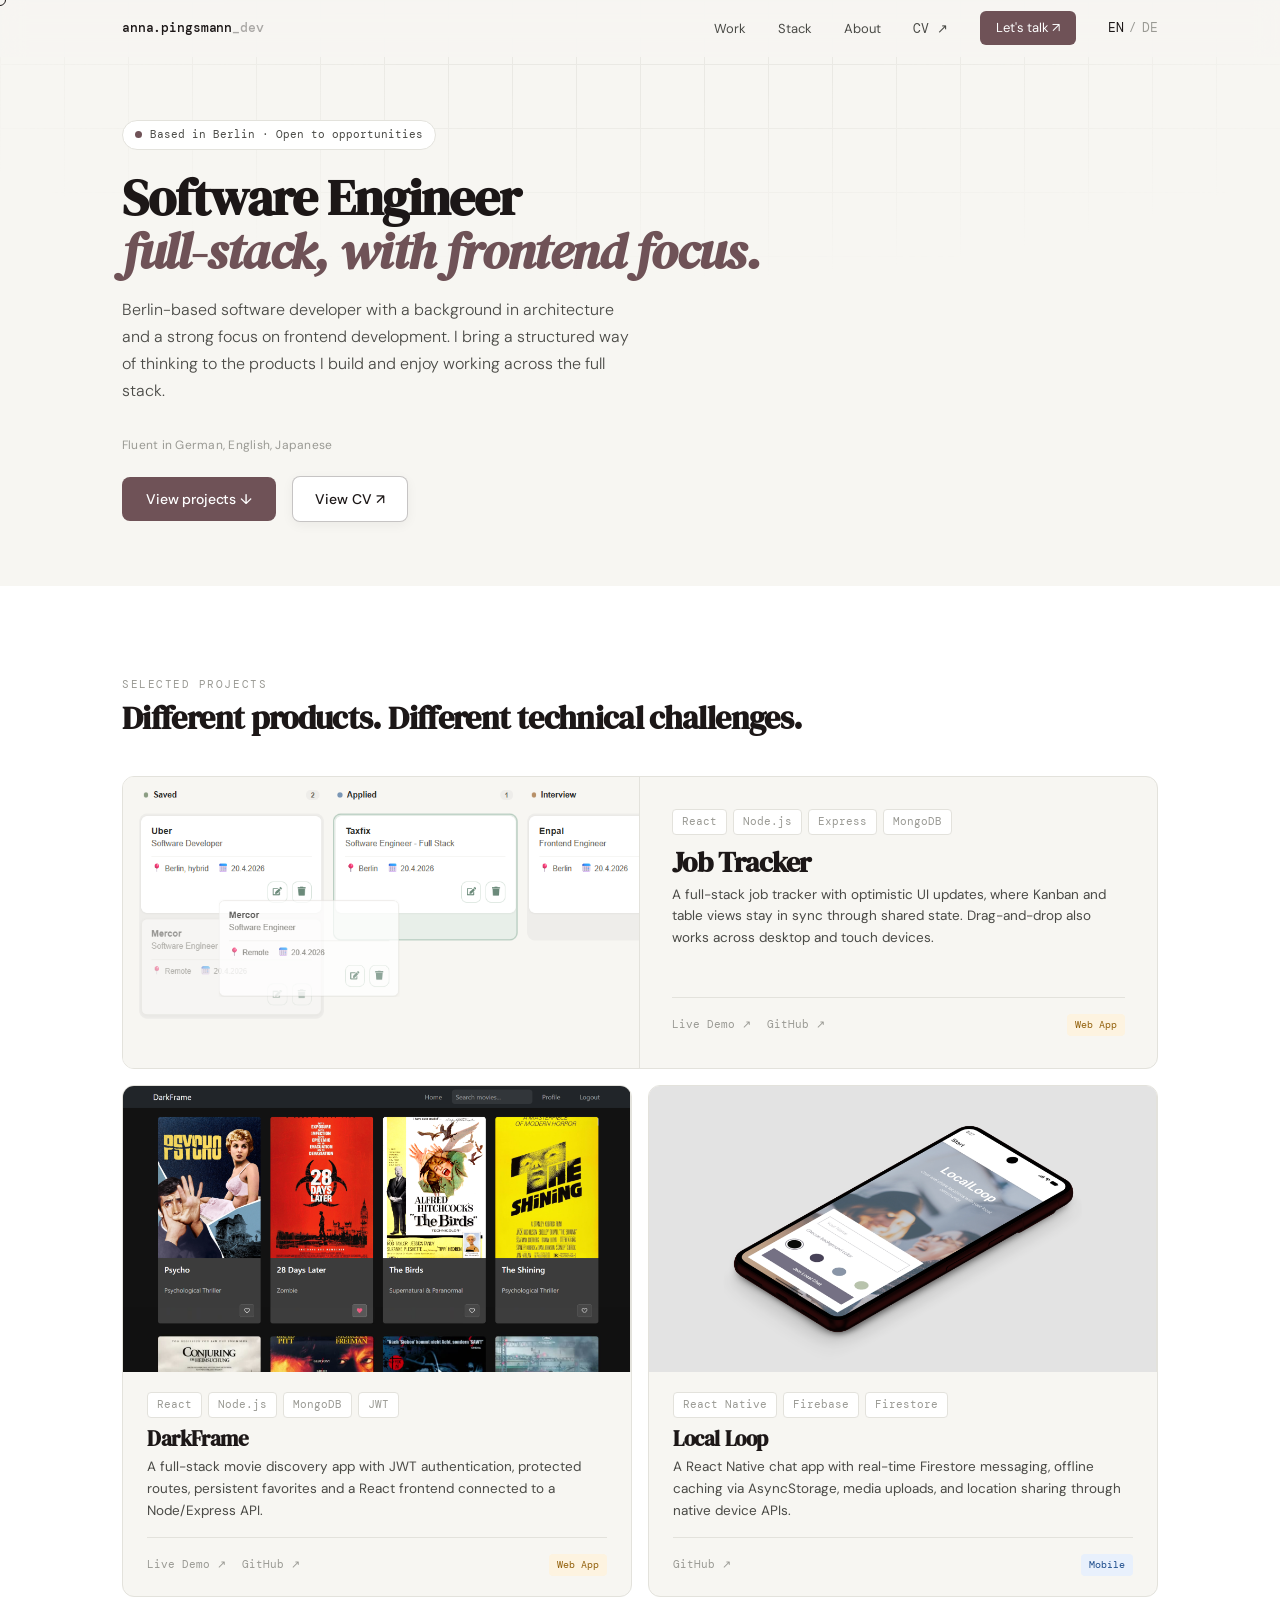
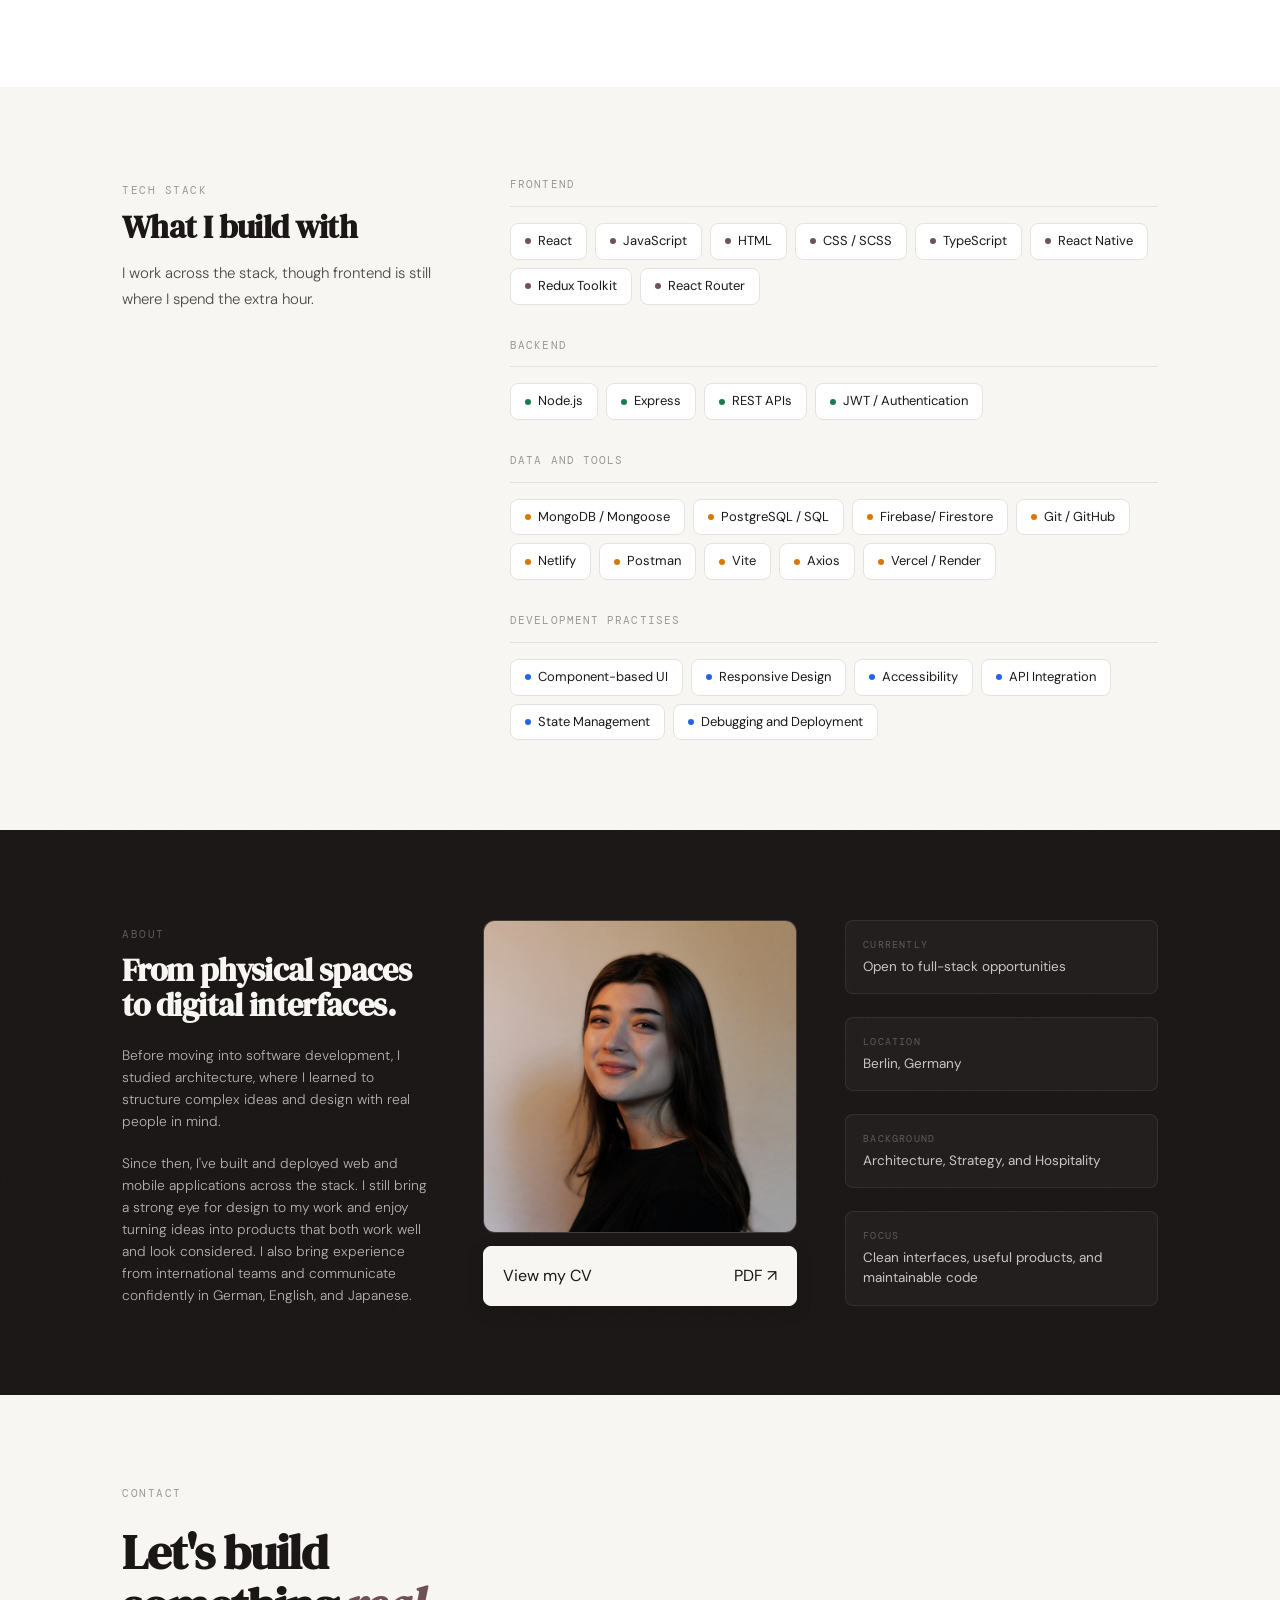
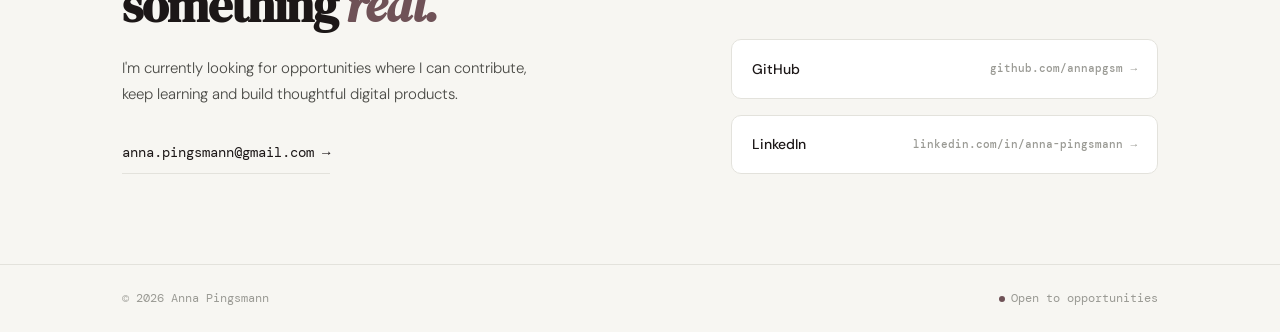
<file: index.html>
<!DOCTYPE html>
<html lang="en">
    <head>
        <meta charset="UTF-8" />
        <meta name="viewport" content="width=device-width, initial-scale=1.0" />
        <title>Anna Pingsmann | Software Engineer</title>
        <link rel="preconnect" href="https://fonts.googleapis.com">
        <link rel="preconnect" href="https://fonts.gstatic.com" crossorigin>
        <link href="https://fonts.googleapis.com/css2?family=DM+Serif+Display:ital@0;1&family=DM+Mono:wght@300;400;500&family=DM+Sans:ital,opsz,wght@0,9..40,300;0,9..40,400;0,9..40,500;1,9..40,300&display=swap" rel="stylesheet">
        <link rel="stylesheet" href="styles.css" />
        <link rel="icon" type="image/png" href="assets/favicon/favicon.png">
    </head>

    <body>
        <div class="cursor" id="cursor"></div>

        <nav id="nav">
            <div class="nav-inner">
                <a href="#hero" class="nav-logo">anna.pingsmann<span class="nav-logo-suffix">_dev</span></a>

                <button 
                    type="button"
                    class="mobile-menu-btn" 
                    id="mobileMenuBtn" 
                    aria-label="Open menu"
                    aria-expanded="false"
                >
                    <span></span>
                    <span></span>
                    <span></span>
                </button>

                <ul class="nav-links">
                    <li><a href="#projects">Work</a></li>
                    <li><a href="#skills">Stack</a></li>
                    <li><a href="#about">About</a></li>
                    <li>
                        <a
                            href="assets/CV/annapingsmann-resume.pdf"
                            class="nav-cv"
                            target="_blank"
                            rel="noopener noreferrer"
                        >
                            CV ↗
                        </a>
                    </li>
                    <li><a href="#contact" class="nav-cta">Let's talk ↗</a></li>
                     <li class="lang-switch">
                        <a href="index.html" class="active">EN</a>
                        <span>/</span>
                        <a href="index-de.html">DE</a>
                    </li>
                </ul>
                
                <ul class="mobile-nav-links" id="mobileMenu">
                    <li>
                        <a href="#projects">Work</a></li>
                    <li><a href="#skills">Stack</a></li>
                    <li><a href="#about">About</a></li>
                    <li>
                        <a
                            href="assets/CV/annapingsmann-resume.pdf"
                            target="_blank"
                            rel="noopener noreferrer"
                        >
                            CV 
                        </a>
                    </li>
                    <li><a href="#contact">Contact</a></li>

                    <li class="mobile-lang-switch">
                        <a href="index.html" class="active">EN</a>
                        <span>/</span>
                        <a href="index-de.html">DE</a>
                    </li>
                </ul>
            </div>
        </nav>

        <main>
            <section id="hero">
                <div class="hero-grid-bg"></div>

                <div class="container hero-inner">
                    <div class="hero-status">
                        <div class="hero-status-dot"></div>
                        <span>Based in Berlin · Open to opportunities</span>
                    </div>

                    <h1 class="hero-headline">
                        Software Engineer<br />
                        <em>full-stack, with frontend focus.</em>
                    </h1>

                    <p class="hero-sub">
                        Berlin-based software developer with a background in architecture and a strong focus on frontend development. I bring a structured way of thinking to the products I build and enjoy working across the full stack.
                    </p>

                    <p class="hero-meta">
                        Fluent in German, English, Japanese
                    </p>
                    
                    <div class="hero-actions">
                         <a href="#projects" class="btn-primary">
                            View projects ↓
                        </a>

                        <a
                            href="assets/CV/annapingsmann-resume.pdf"
                            class="btn-secondary btn-cv"
                            target="_blank"
                            rel="noopener noreferrer"
                        >
                            View CV ↗
                        </a>
                    </div>
                </div>
            </section>

            <section id="projects">
                <div class="container">
                    <div class="section-header reveal">
                        <div class="section-header-left">
                            <span class="section-label">Selected Projects</span>
                            <h2 class="section-title">Different products. Different technical challenges.</h2>
                        </div>
                    </div>

                    <div class="projects-grid">

                        <article class="project-card featured reveal">
                            <a
                                href="projects/job-tracker/index.html"
                                class="card-overlay-link"
                                aria-label="Open Job Tracker case study"
                            ></a>
                            <div class="card-preview">
                                <img
                                    src="assets/projects/job-tracker/drag.png"
                                    alt="Screenshot of the Job Tracker application"
                                    class="project-image"
                                />
                            </div>

                            <div class="card-body">
                                <div>
                                    <div class="card-tags card-tags-large">
                                        <span class="tag">React</span>
                                        <span class="tag">Node.js</span>
                                        <span class="tag">Express</span>
                                        <span class="tag">MongoDB</span>
                                    </div>

                                    <h3 class="card-title">Job Tracker</h3>

                                    <p class="card-desc">
                                        A full-stack job tracker with optimistic UI updates, where Kanban and table views stay in sync through shared state. Drag-and-drop also works across desktop and touch devices.
                                    </p>
                                    </div>

                                <div class="card-foot">
                                    <div class="card-links">
                                        <a 
                                            href="https://job-tracker-five-zeta.vercel.app" 
                                            class="card-link"
                                            target="_blank" 
                                            rel="noopener noreferrer"
                                        >Live Demo ↗
                                        </a>
                                        <a 
                                            href="https://github.com/annapgsm/job-tracker" 
                                            class="card-link"
                                            target="_blank" 
                                            rel="noopener noreferrer"
                                            >GitHub ↗</a>
                                    </div>
                                    <span class="card-badge badge-amber">Web App</span>
                                </div>
                            </div>
                        </article>

                        <article class="project-card reveal reveal-delay-1">
                            <a
                                href="projects/darkframe/index.html"
                                class="card-overlay-link"
                                aria-label="Open DarkFrame case study"
                            ></a>
                            <div class="card-preview">
                                <img
                                    src="assets/projects/darkframe/home.png"
                                    alt="Screenshot of the DarkFrame application"
                                    class="project-image"
                                />
                            </div>

                            <div class="card-body">
                                <div>
                                    <div class="card-tags card-tags-small">
                                        <span class="tag">React</span>
                                        <span class="tag">Node.js</span>
                                        <span class="tag">MongoDB</span>
                                        <span class="tag">JWT</span>
                                    </div>

                                    <h3 class="card-title">DarkFrame</h3>

                                    <p class="card-desc">
                                        A full-stack movie discovery app with JWT authentication, protected routes, persistent favorites and a React frontend connected to a Node/Express API.
                                    </p>
                                </div>

                                <div class="card-foot">
                                    <div class="card-links">
                                        <a 
                                            href="https://darkframe.netlify.app" 
                                            class="card-link"
                                            target="_blank" 
                                            rel="noopener noreferrer"
                                        >Live Demo ↗
                                        </a>
                                        <a 
                                            href="https://github.com/annapgsm/darkframe-client" 
                                            class="card-link"
                                            target="_blank" 
                                            rel="noopener noreferrer"
                                        >GitHub ↗
                                        </a>
                                    </div>
                                    <span class="card-badge badge-amber">Web App</span>
                                </div>
                            </div>
                        </article>

                        <article class="project-card reveal reveal-delay-2">
                            <a
                                href="projects/localloop/index.html"
                                class="card-overlay-link"
                                aria-label="Open Local Loop case study"
                            ></a>
                            <div class="card-preview">
                                <img
                                    src="assets/projects/localloop/mockup.png"
                                    alt="Screenshot of the LocalLoop mobile application"
                                    class="project-image"
                                />
                            </div>

                            <div class="card-body">
                                <div>
                                    <div class="card-tags card-tags-small">
                                        <span class="tag">React Native</span>
                                        <span class="tag">Firebase</span>
                                        <span class="tag">Firestore</span>
                                    </div>

                                    <h3 class="card-title">Local Loop</h3>

                                    <p class="card-desc">
                                        A React Native chat app with real-time Firestore messaging, offline caching via AsyncStorage, media uploads, and location sharing through native device APIs.
                                    </p>
                                </div>

                                <div class="card-foot">
                                    <div class="card-links">
                                        <a 
                                            href="https://github.com/annapgsm/localLoop" 
                                            class="card-link"
                                            target="_blank" 
                                            rel="noopener noreferrer"
                                        >GitHub ↗</a>
                                    </div>
                                    <span class="card-badge badge-blue">Mobile</span>
                                </div>
                            </div>
                        </article>
                    </div>
                </div>
            </section>

            <section id="skills">
                <div class="container">
                    <div class="skills-layout">
                        <div class="skills-intro reveal">
                            <span class="section-label">Tech stack</span>
                            <h2 class="section-title skills-title">What I build with</h2>
                            <p>
                                I work across the stack, though frontend is still where I spend the extra hour.
                            </p>
                        </div>

                        <div class="skills-groups">
                            <div class="reveal">
                                <div class="skill-group-label">Frontend</div>
                                <div class="skill-items">
                                    <span class="skill-pill"><span class="skill-dot dot-accent"></span>React</span>
                                    <span class="skill-pill"><span class="skill-dot dot-accent"></span>JavaScript</span>
                                    <span class="skill-pill"><span class="skill-dot dot-accent"></span>HTML</span>
                                    <span class="skill-pill"><span class="skill-dot dot-accent"></span>CSS / SCSS</span>
                                    <span class="skill-pill"><span class="skill-dot dot-accent"></span>TypeScript</span>
                                    <span class="skill-pill"><span class="skill-dot dot-accent"></span>React Native</span>
                                    <span class="skill-pill"><span class="skill-dot dot-accent"></span>Redux Toolkit</span>
                                    <span class="skill-pill"><span class="skill-dot dot-accent"></span>React Router</span>
                                </div>
                            </div>

                            <div class="reveal reveal-delay-1">
                                <div class="skill-group-label">Backend</div>
                                <div class="skill-items">
                                    <span class="skill-pill"><span class="skill-dot dot-green"></span>Node.js</span>
                                    <span class="skill-pill"><span class="skill-dot dot-green"></span>Express</span>
                                    <span class="skill-pill"><span class="skill-dot dot-green"></span>REST APIs</span>
                                    <span class="skill-pill"><span class="skill-dot dot-green"></span>JWT / Authentication</span>
                                </div>
                            </div>

                            <div class="reveal reveal-delay-2">
                                <div class="skill-group-label">Data and Tools</div>
                                <div class="skill-items">
                                    <span class="skill-pill"><span class="skill-dot dot-amber"></span>MongoDB / Mongoose</span>
                                    <span class="skill-pill"><span class="skill-dot dot-amber"></span>PostgreSQL / SQL</span>
                                    <span class="skill-pill"><span class="skill-dot dot-amber"></span>Firebase/ Firestore</span>
                                    <span class="skill-pill"><span class="skill-dot dot-amber"></span>Git / GitHub</span>
                                    <span class="skill-pill"><span class="skill-dot dot-amber"></span>Netlify</span>
                                    <span class="skill-pill"><span class="skill-dot dot-amber"></span>Postman</span>
                                    <span class="skill-pill"><span class="skill-dot dot-amber"></span>Vite</span>
                                    <span class="skill-pill"><span class="skill-dot dot-amber"></span>Axios</span>
                                    <span class="skill-pill"><span class="skill-dot dot-amber"></span>Vercel / Render</span>
                                </div>
                            </div>

                            <div class="reveal reveal-delay-3">
                                <div class="skill-group-label">Development Practises</div>
                                <div class="skill-items">
                                    <span class="skill-pill"><span class="skill-dot dot-blue"></span>Component-based UI</span>
                                    <span class="skill-pill"><span class="skill-dot dot-blue"></span>Responsive Design</span>
                                    <span class="skill-pill"><span class="skill-dot dot-blue"></span>Accessibility</span>
                                    <span class="skill-pill"><span class="skill-dot dot-blue"></span>API Integration</span>
                                    <span class="skill-pill"><span class="skill-dot dot-blue"></span>State Management</span>
                                    <span class="skill-pill"><span class="skill-dot dot-blue"></span>Debugging and Deployment</span>
                                </div>
                            </div>
                        </div>
                    </div>
                </div>
            </section>

            <section id="about">
                <div class="about-noise"></div>

                <div class="container">
                    <div class="about-layout">
                        <div class="reveal">
                            <span class="section-label">About</span>
                            <h2 class="section-title">From physical spaces to digital interfaces.</h2>
                            <p class="about-text">
                                Before moving into software development, I studied architecture, where I learned to structure complex ideas and design with real people in mind.
                            </p>
                            <p class="about-text">
                                Since then, I've built and deployed web and mobile applications across the stack. I still bring a strong eye for design to my work and enjoy turning ideas into products that both work well and look considered. I also bring experience from international teams and communicate confidently in German, English, and Japanese.
                            </p>
                        </div>

                        <div class="pfp-wrap reveal reveal-delay-1">
                            <div class="pfp">
                                <img
                                    src="assets/profile/profile.jpg"
                                    alt="Portrait of Anna Pingsmann"
                                    class="profile-image"
                                />
                            </div>

                            <a href="assets/CV/annapingsmann-resume.pdf" class="resume-btn" target="_blank" rel="noopener">
                                View my CV 
                                <span>PDF ↗</span>
                            </a>
                        </div>

                        <div class="about-facts reveal reveal-delay-2">
                            <div class="about-fact">
                                <div class="about-fact-label">Currently</div>
                                <div class="about-fact-val">Open to full-stack opportunities</div>
                            </div>

                            <div class="about-fact">
                                <div class="about-fact-label">Location</div>
                                <div class="about-fact-val">Berlin, Germany</div>
                            </div>

                            <div class="about-fact">
                                <div class="about-fact-label">Background</div>
                                <div class="about-fact-val">Architecture, Strategy, and Hospitality</div>
                            </div>

                            <div class="about-fact">
                                <div class="about-fact-label">Focus</div>
                                <div class="about-fact-val">Clean interfaces, useful products, and maintainable code</div>
                            </div>
                        </div>
                    </div>
                </div>
            </section>

            <section id="contact">
                <div class="container">
                    <div class="contact-inner">
                        <div class="contact-left reveal">
                            <span class="section-label">Contact</span>
                            <h2 class="contact-tagline">Let's build<br />something <em>real.</em></h2>
                            <p class="contact-sub">
                                I'm currently looking for opportunities where I can contribute, keep
                                learning and build thoughtful digital products.
                            </p>
                            <a href="mailto:anna.pingsmann@gmail.com" class="contact-email">
                                anna.pingsmann@gmail.com →
                            </a>
                        </div>

                        <div class="contact-right reveal reveal-delay-1">
                            <a href="https://github.com/annapgsm" class="contact-link" target="_blank" rel="noopener">
                                GitHub
                                <span>github.com/annapgsm →</span>
                            </a>

                            <a href="https://linkedin.com/in/anna-pingsmann" class="contact-link" target="_blank" rel="noopener">
                                LinkedIn
                                <span>linkedin.com/in/anna-pingsmann →</span>
                            </a>
                        </div>
                    </div>
                </div>
            </section>
        </main>

        <footer>
            <div class="footer-inner">
                <span class="footer-copy">© 2026 Anna Pingsmann</span>
                <span class="footer-available"><span class="avail-dot"></span>Open to opportunities</span>
            </div>
        </footer>

        <script src="script.js"></script>
    </body>
</html>
</file>
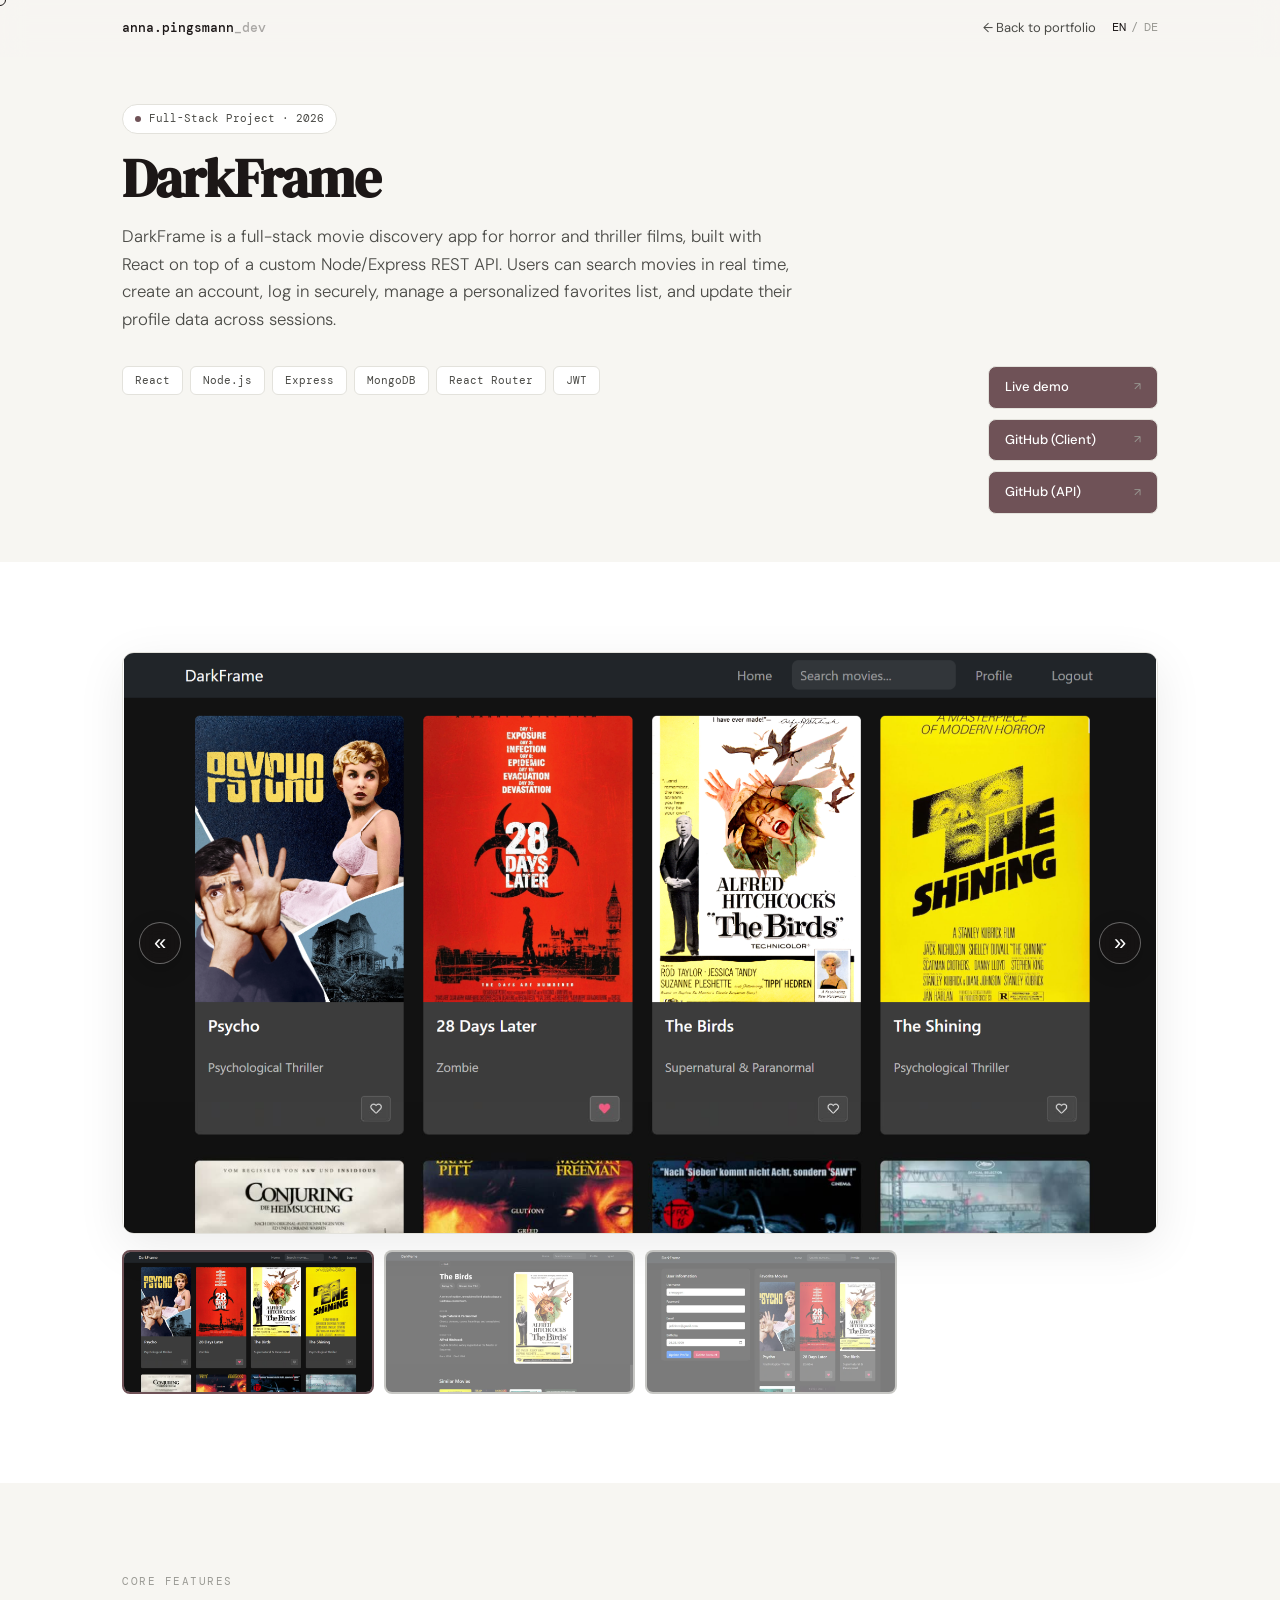
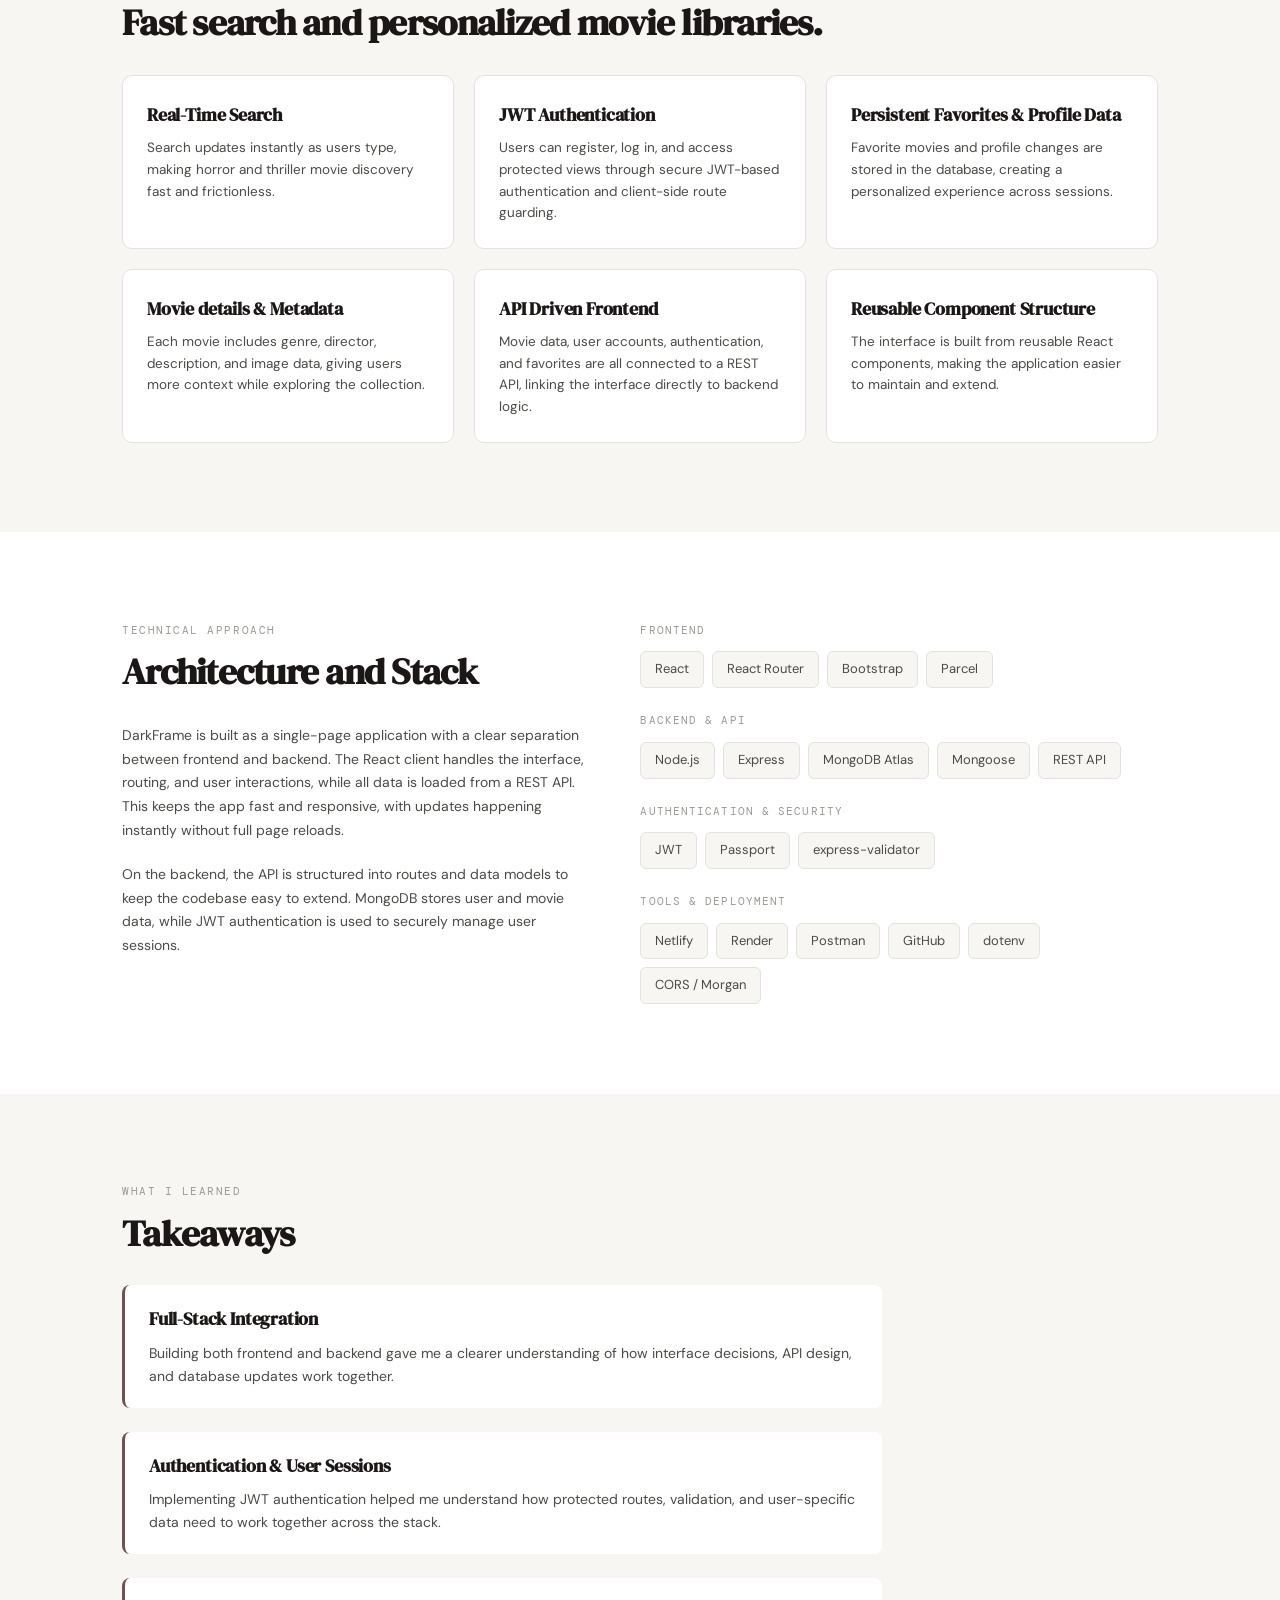
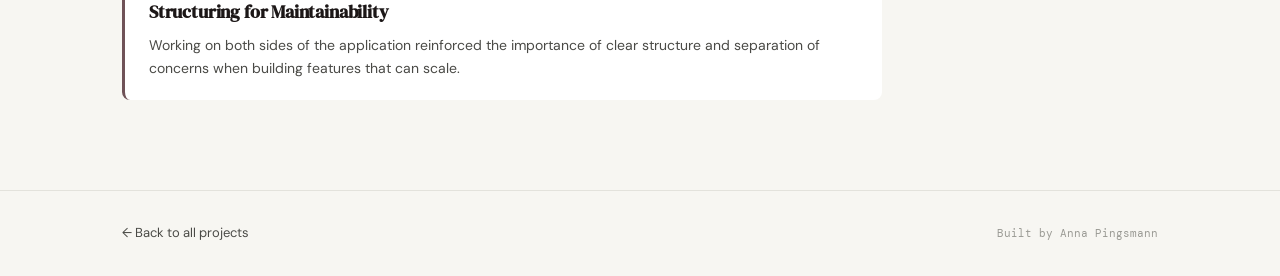
<file: projects/darkframe/index.html>
<!DOCTYPE html>
<html lang="en">
    <head>
        <meta charset="UTF-8" />
        <meta name="viewport" content="width=device-width, initial-scale=1.0" />
        <title>DarkFrame | Anna Pingsmann</title>

        <link rel="preconnect" href="https://fonts.googleapis.com" />
        <link rel="preconnect" href="https://fonts.gstatic.com" crossorigin />
        <link
            href="https://fonts.googleapis.com/css2?family=DM+Serif+Display:ital@0;1&family=DM+Mono:wght@300;400;500&family=DM+Sans:ital,opsz,wght@0,9..40,300;0,9..40,400;0,9..40,500;1,9..40,300&display=swap"
            rel="stylesheet"
        />

        <link rel="stylesheet" href="../styles/global.css" />
        <link rel="icon" type="image/png" href="../../assets/favicon/favicon.png">
    </head>

    <body>
        <div class="cursor" id="cursor"></div>

        <nav id="nav">
            <div class="nav-inner">
                <a href="../../index.html" class="nav-logo">anna.pingsmann<span class="nav-logo-suffix">_dev</span></a>

                <div class="nav-right">
                    <a href="../../index.html" class="nav-back">← Back to portfolio</a>
                    <div class="lang-switch">
                        <a href="index.html" class="active">EN</a>
                        <span>/</span>
                        <a href="index-de.html">DE</a>
                    </div>
                </div>
            </div>
        </nav>

        <main>
            <section id="project-header">
                <div class="container">
                    <div class="project-meta">
                        <span class="project-meta-dot"></span>
                        <span>Full-Stack Project · 2026</span>
                    </div>

                    <h1 class="project-title">DarkFrame</h1>

                    <p class="project-desc">
                        DarkFrame is a full-stack movie discovery app for horror and thriller films, built with React on top of a custom Node/Express REST API.
                        Users can search movies in real time, create an account, log in securely, manage a personalized favorites list, and update their profile data across sessions.
                    </p>

                    <div class="project-header-grid">
                        <div class="tech-stack">
                            <span class="tech-tag">React</span>
                            <span class="tech-tag">Node.js</span>
                            <span class="tech-tag">Express</span>
                            <span class="tech-tag">MongoDB</span>
                            <span class="tech-tag">React Router</span>
                            <span class="tech-tag">JWT</span>
                        </div>

                        <div class="project-links">
                            <a href="https://darkframe.netlify.app" class="project-link" target="_blank" rel="noopener">
                                <span class="project-link-label">Live demo</span>
                                <span class="project-link-icon">↗</span>
                            </a>

                            <a href="https://github.com/annapgsm/darkframe-client" class="project-link" target="_blank" rel="noopener">
                                <span class="project-link-label">GitHub (Client)  </span>
                                <span class="project-link-icon">↗</span>
                            </a>

                            <a href="https://github.com/annapgsm/darkframe-api" class="project-link" target="_blank" rel="noopener">
                                <span class="project-link-label">GitHub (API)</span>
                                <span class="project-link-icon">↗</span>
                            </a>
                        </div>
                    </div>
                </div>
            </section>

            <section id="carousel-section">
                <div class="carousel-wrapper">
                    <div class="carousel-container">
                        <div class="carousel-slides" id="carouselSlides">
                            <div class="carousel-slide">
                                <img
                                    src="../../assets/projects/darkframe/home.png"
                                    alt="DarkFrame Home View"
                                />
                            </div>


                            <div class="carousel-slide">
                                <img
                                    src="../../assets/projects/darkframe/detail.png"
                                    alt="DarkFrame Movie Detail View"
                                />
                            </div>

                            <div class="carousel-slide">
                                <img
                                    src="../../assets/projects/darkframe/profile.png"
                                    alt="DarkFrame Profile View"
                                />
                            </div>
                        </div>

                        <button class="carousel-btn carousel-btn-prev" id="prevBtn" aria-label="Previous screenshot">
                            «
                        </button>
                            
                        <button class="carousel-btn carousel-btn-next" id="nextBtn" aria-label="Next screenshot">
                            »
                        </button>
                    </div>

                    <div class="carousel-thumbnails" id="carouselThumbnails">
                        <button class="carousel-thumb active" data-index="0">
                            <img
                                src="../../assets/projects/darkframe/home.png"
                                alt="Thumbnail of DarkFrame Overview"
                            />
                        </button>

                        <button class="carousel-thumb" data-index="1">
                            <img
                                src="../../assets/projects/darkframe/detail.png"
                                alt="Thumbnail of DarkFrame Movie Detail View"
                            />
                        </button>

                        <button class="carousel-thumb" data-index="2">
                            <img
                                src="../../assets/projects/darkframe/profile.png"
                                alt="Thumbnail of DarkFrame Profile View"
                            />
                        </button>

                    </div>
                </div>
            </section>

            <section id="features">
                <div class="container">
                    <span class="section-label">Core Features</span>
                    <h2 class="section-title">Fast search and personalized movie libraries.</h2>

                    <div class="features-grid">
                        <article class="feature-card">
                            <h3 class="feature-title">Real-Time Search</h3>
                            <p class="feature-desc">
                                Search updates instantly as users type, making horror and thriller movie discovery fast and frictionless.
                            </p>
                        </article>

                        <article class="feature-card">
                            <h3 class="feature-title">JWT Authentication</h3>
                            <p class="feature-desc">
                                Users can register, log in, and access protected views through secure JWT-based authentication and client-side route guarding.
                            </p>
                        </article>

                        <article class="feature-card">
                            <h3 class="feature-title">Persistent Favorites & Profile Data</h3>
                            <p class="feature-desc">
                                Favorite movies and profile changes are stored in the database, creating a personalized experience across sessions.
                            </p>
                        </article>

                        <article class="feature-card">
                            <h3 class="feature-title">Movie details & Metadata</h3>
                            <p class="feature-desc">
                                Each movie includes genre, director, description, and image data, giving users more context while exploring the collection.
                            </p>
                        </article>

                        <article class="feature-card">
                            <h3 class="feature-title">API Driven Frontend</h3>
                            <p class="feature-desc">
                                Movie data, user accounts, authentication, and favorites are all connected to a REST API, linking the interface directly to backend logic.
                            </p>
                        </article>

                        <article class="feature-card">
                            <h3 class="feature-title">Reusable Component Structure</h3>
                            <p class="feature-desc">
                                The interface is built from reusable React components, making the application easier to maintain and extend.
                            </p>
                        </article>
                    </div>
                </div>
            </section>

            <section id="tech">
                <div class="container">
                    <div class="tech-grid">
                        <div>
                            <span class="section-label">Technical approach</span>
                            <h2 class="section-title">Architecture and Stack</h2>

                            <div class="tech-content">
                                <p>
                                    DarkFrame is built as a single-page application with a clear separation between frontend and backend.
                                    The React client handles the interface, routing, and user interactions, while all data is loaded from a REST API.
                                    This keeps the app fast and responsive, with updates happening instantly without full page reloads.
                                </p>

                                <p>
                                    On the backend, the API is structured into routes and data models to keep the codebase easy to extend.
                                    MongoDB stores user and movie data, while JWT authentication is used to securely manage user sessions.
                                </p>
                            </div>
                        </div>

                        <div class="tech-stack-detail">
                            <div>
                                <div class="tech-group-label">Frontend</div>
                                <div class="tech-items">
                                    <span class="tech-item">React</span>
                                    <span class="tech-item">React Router</span>
                                    <span class="tech-item">Bootstrap</span>
                                    <span class="tech-item">Parcel</span>
                                </div>
                            </div>

                            <div>
                                <div class="tech-group-label">Backend & API</div>
                                <div class="tech-items">
                                    <span class="tech-item">Node.js</span>
                                    <span class="tech-item">Express</span>
                                    <span class="tech-item">MongoDB Atlas</span>
                                    <span class="tech-item">Mongoose</span>
                                    <span class="tech-item">REST API</span>
                                </div>
                            </div>

                            <div>
                                <div class="tech-group-label">Authentication & Security</div>
                                <div class="tech-items">
                                    <span class="tech-item">JWT</span>
                                    <span class="tech-item">Passport</span>
                                    <span class="tech-item">express-validator</span>
                                </div>
                            </div>

                            <div>
                                <div class="tech-group-label">Tools & Deployment</div>
                                <div class="tech-items">
                                    <span class="tech-item">Netlify</span>
                                    <span class="tech-item">Render</span>
                                    <span class="tech-item">Postman</span>
                                    <span class="tech-item">GitHub</span>
                                    <span class="tech-item">dotenv</span>
                                    <span class="tech-item">CORS / Morgan</span>
                                </div>
                            </div>
                        </div>
                    </div>
                </div>
            </section>

            <section id="learnings">
                <div class="container">
                    <span class="section-label">What I learned</span>
                    <h2 class="section-title">Takeaways</h2>

                    <div class="learnings-list">
                        <article class="learning-item">
                            <h3 class="learning-title">Full-Stack Integration</h3>
                            <p class="learning-text">
                                Building both frontend and backend gave me a clearer understanding of how interface decisions, API design, and database updates work together.
                            </p>
                        </article>

                        <article class="learning-item">
                            <h3 class="learning-title">Authentication & User Sessions</h3>
                            <p class="learning-text">
                                Implementing JWT authentication helped me understand how protected routes, validation, and user-specific data need to work together across the stack.
                            </p>

                        </article>

                        <article class="learning-item">
                            <h3 class="learning-title">Structuring for Maintainability</h3>
                            <p class="learning-text">
                                Working on both sides of the application reinforced the importance of clear structure and separation of concerns when building features that can scale.
                            </p>
                        </article>
                    
                    </div>
                </div>
            </section>
        </main>

        <footer>
            <div class="footer-inner">
                <a href="../../index.html" class="footer-back">← Back to all projects</a>
                <span class="footer-credits">Built by Anna Pingsmann</span>
            </div>
        </footer>

        <script src="../script.js"></script>
    </body>
</html>
</file>
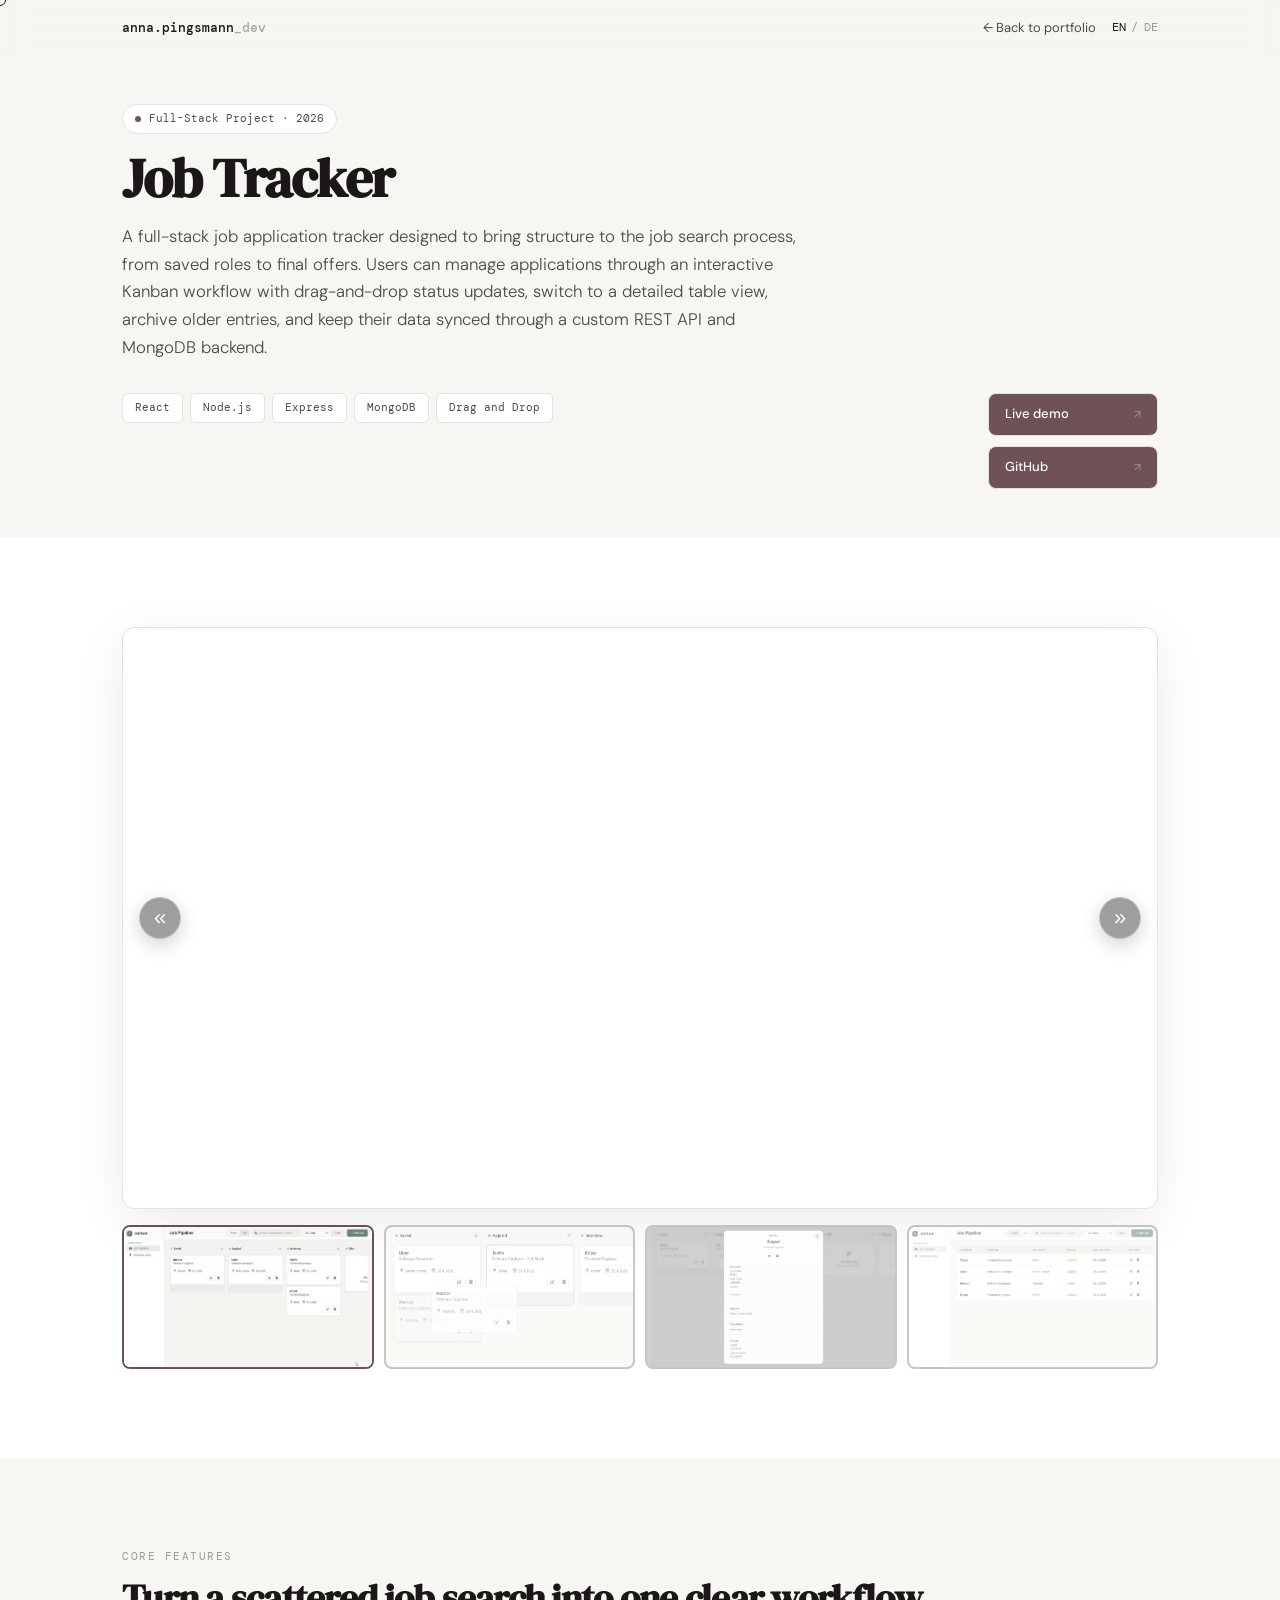
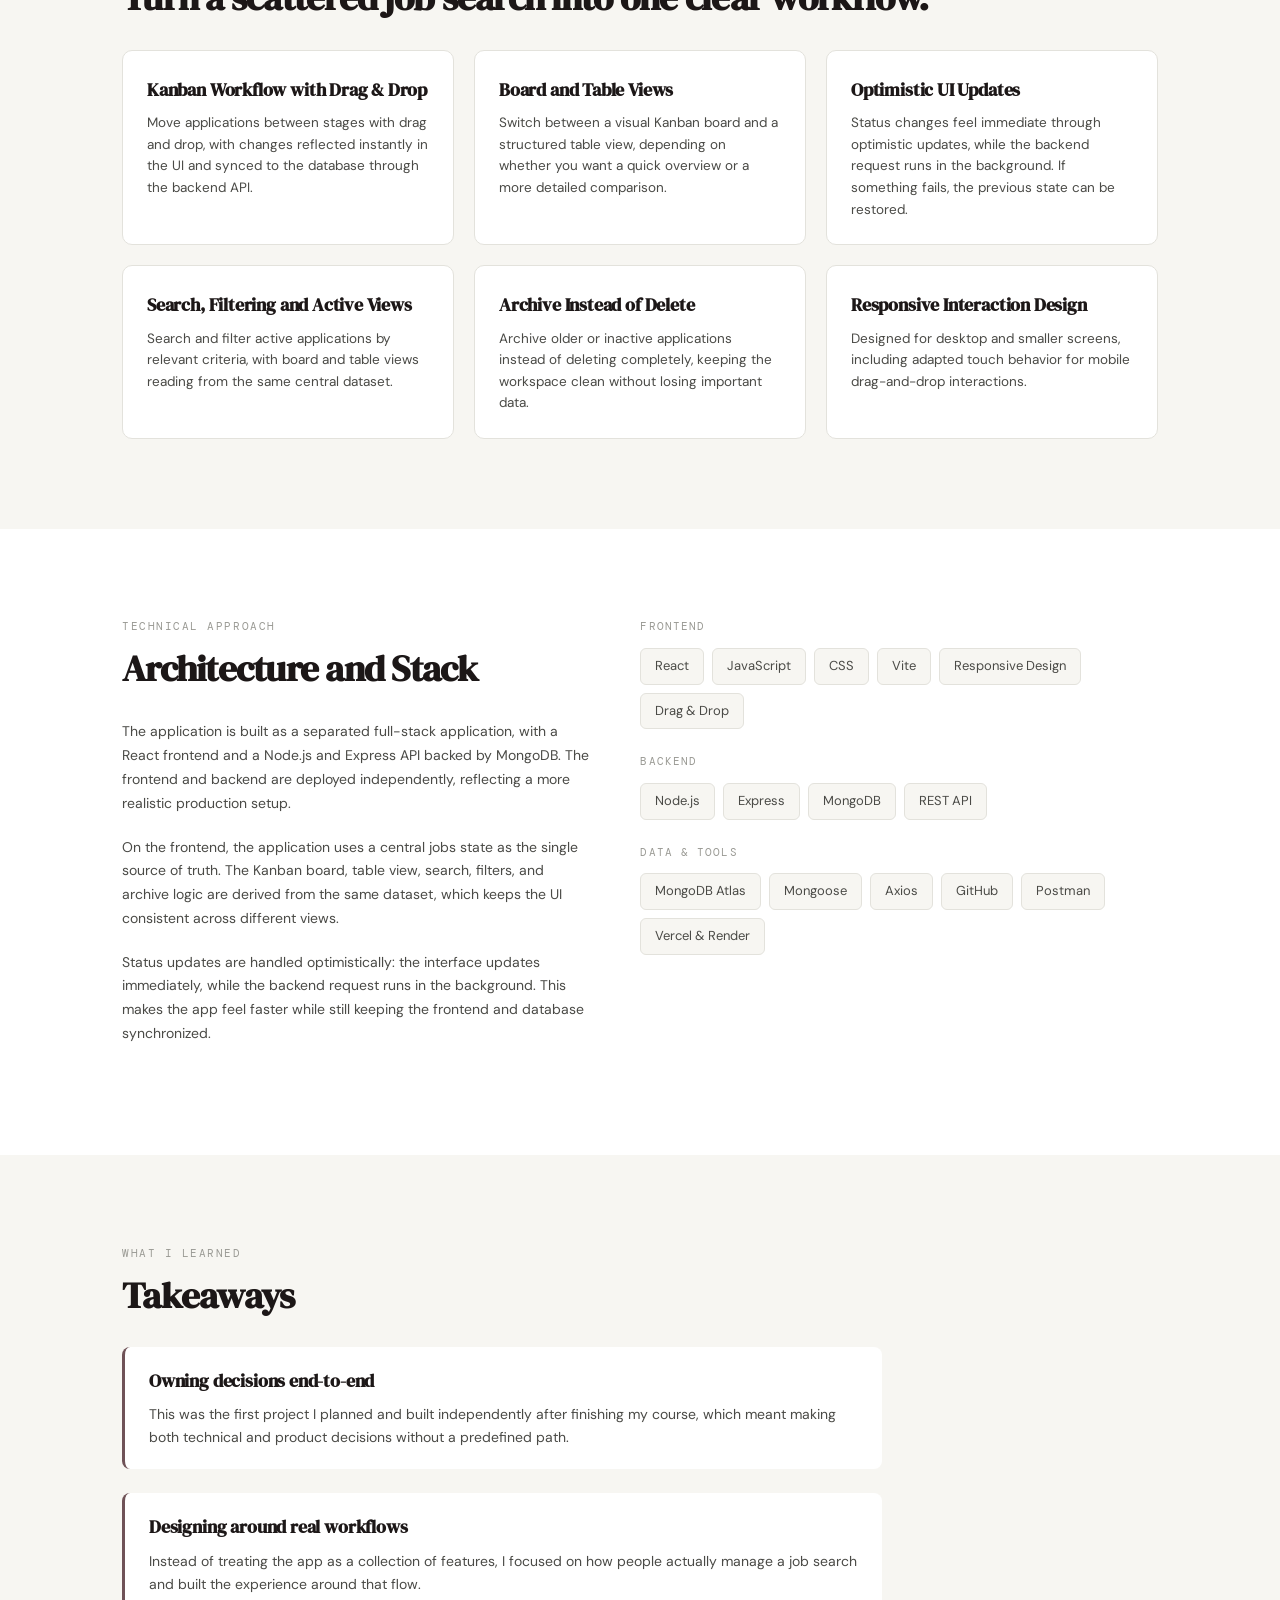
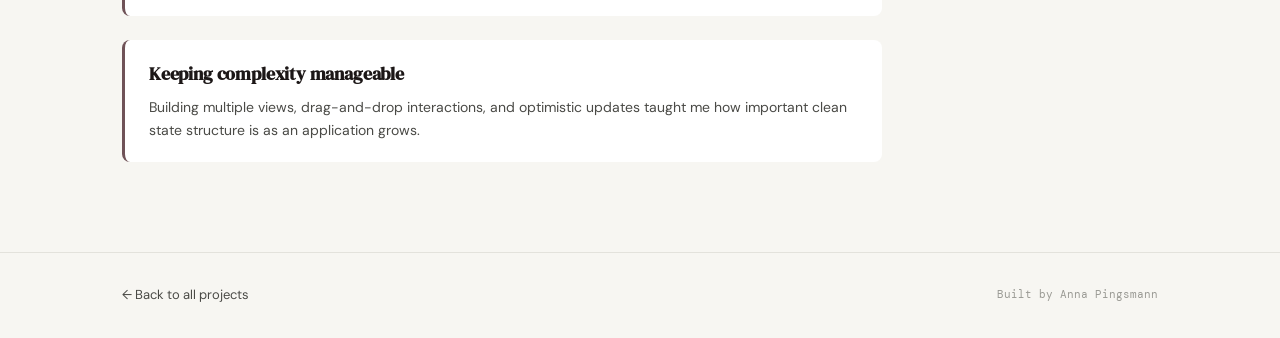
<file: projects/job-tracker/index.html>
<!DOCTYPE html>
<html lang="en">
    <head>
        <meta charset="UTF-8" />
        <meta name="viewport" content="width=device-width, initial-scale=1.0" />
        <title>Job Tracker | Anna Pingsmann</title>

        <link rel="preconnect" href="https://fonts.googleapis.com" />
        <link rel="preconnect" href="https://fonts.gstatic.com" crossorigin />
        <link
            href="https://fonts.googleapis.com/css2?family=DM+Serif+Display:ital@0;1&family=DM+Mono:wght@300;400;500&family=DM+Sans:ital,opsz,wght@0,9..40,300;0,9..40,400;0,9..40,500;1,9..40,300&display=swap"
            rel="stylesheet"
        />

        <link rel="stylesheet" href="../styles/global.css" />
        <link rel="icon" type="image/png" href="../../assets/favicon/favicon.png">
    </head>

    <body>
        <div class="cursor" id="cursor"></div>

        <nav id="nav">
            <div class="nav-inner">
                <a href="../../index.html" class="nav-logo">anna.pingsmann<span class="nav-logo-suffix">_dev</span></a>

                <div class="nav-right">
                    <a href="../../index.html#projects" class="nav-back">← Back to portfolio</a>
                    <div class="lang-switch">
                        <a href="index.html" class="active">EN</a>
                        <span>/</span>
                        <a href="index-de.html">DE</a>
                    </div>

                </div>
            </div>
        </nav>

        <main>
            <section id="project-header">
                <div class="container">
                    <div class="project-meta">
                        <span class="project-meta-dot"></span>
                        <span>Full-Stack Project · 2026</span>
                    </div>

                    <h1 class="project-title">Job Tracker</h1>

                    <p class="project-desc">
                        A full-stack job application tracker designed to bring structure to the job search process, from saved roles to final offers.                    
                        Users can manage applications through an interactive Kanban workflow with drag-and-drop status updates, switch to a detailed table view, archive older entries, and keep their data synced through a custom REST API and MongoDB backend.
                    </p>

                    <div class="project-header-grid">
                        <div class="tech-stack">
                            <span class="tech-tag">React</span>
                            <span class="tech-tag">Node.js</span>
                            <span class="tech-tag">Express</span>
                            <span class="tech-tag">MongoDB</span>
                            <span class="tech-tag">Drag and Drop</span>
                        </div>

                        <div class="project-links">
                            <a href="https://job-tracker-five-zeta.vercel.app" class="project-link" target="_blank" rel="noopener">
                                <span class="project-link-label">Live demo</span>
                                <span class="project-link-icon">↗</span>
                            </a>

                            <a href="https://github.com/annapgsm/job-tracker" class="project-link" target="_blank" rel="noopener">
                                <span class="project-link-label">GitHub</span>
                                <span class="project-link-icon">↗</span>
                            </a>
                        </div>
                    </div>
                </div>
            </section>

            <section id="carousel-section">
                <div class="carousel-wrapper">
                    <div class="carousel-container">
                        <div class="carousel-slides" id="carouselSlides">
                            <div class="carousel-slide">
                                <video autoplay loop muted playsinline>
                                    <source src="../../assets/projects/job-tracker/home.mp4" type="video/mp4" />
                                </video>
                            </div>

                            <div class="carousel-slide">
                                <video autoplay loop muted playsinline>
                                    <source src="../../assets/projects/job-tracker/drag.mp4" type="video/mp4" />
                                </video>
                            </div>

                            <div class="carousel-slide">
                                <img
                                    src="../../assets/projects/job-tracker/detail.png"
                                    alt="Job Tracker detail view"
                                />
                            </div>

                            <div class="carousel-slide">
                                <img
                                    src="../../assets/projects/job-tracker/list.png"
                                    alt="Job Tracker table view"
                                />
                            </div>
                        </div>

                        <button class="carousel-btn carousel-btn-prev" id="prevBtn" aria-label="Previous screenshot">
                            «
                        </button>

                        <button class="carousel-btn carousel-btn-next" id="nextBtn" aria-label="Next screenshot">
                            »
                        </button>
                    </div>

                    <div class="carousel-thumbnails" id="carouselThumbnails">
                        <button class="carousel-thumb active" data-index="0">
                            <img
                                src="../../assets/projects/job-tracker/home.png"
                                alt="Thumbnail of Job Tracker overview"
                            />
                        </button>

                        <button class="carousel-thumb" data-index="1">
                            <img
                                src="../../assets/projects/job-tracker/drag.png"
                                alt="Thumbnail of Job Tracker board view"
                            />
                        </button>

                        <button class="carousel-thumb" data-index="2">
                            <img
                                src="../../assets/projects/job-tracker/detail.png"
                                alt="Thumbnail of Job Tracker detail view"
                            />
                        </button>

                        <button class="carousel-thumb" data-index="3">
                            <img
                                src="../../assets/projects/job-tracker/list.png"
                                alt="Thumbnail of Job table view"
                            />
                        </button>
                    </div>
                </div>
            </section>

            <section id="features">
                <div class="container">
                    <span class="section-label">Core Features</span>
                    <h2 class="section-title">Turn a scattered job search into one clear workflow.</h2>

                    <div class="features-grid">
                        <article class="feature-card">
                            <h3 class="feature-title">Kanban Workflow with Drag & Drop</h3>
                            <p class="feature-desc">
                                Move applications between stages with drag and drop, with changes reflected instantly in the UI and synced to the database through the backend API.
                            </p>
                        </article>

                        <article class="feature-card">
                            <h3 class="feature-title">Board and Table Views</h3>
                            <p class="feature-desc">
                                Switch between a visual Kanban board and a structured table view, depending on whether you want a quick overview or a more detailed comparison.
                            </p>
                        </article>

                        <article class="feature-card">
                            <h3 class="feature-title">Optimistic UI Updates</h3>
                            <p class="feature-desc">
                                Status changes feel immediate through optimistic updates, while the backend request runs in the background. If something fails, the previous state can be restored.
                            </p>
                        </article>

                        <article class="feature-card">
                            <h3 class="feature-title">Search, Filtering and Active Views</h3>
                            <p class="feature-desc">
                                Search and filter active applications by relevant criteria, with board and table views reading from the same central dataset.
                            </p>
                        </article>

                        <article class="feature-card">
                            <h3 class="feature-title">Archive Instead of Delete</h3>
                            <p class="feature-desc">
                                Archive older or inactive applications instead of deleting completely, keeping the workspace clean without losing important data.
                            </p>
                        </article>

                        <article class="feature-card">
                            <h3 class="feature-title">Responsive Interaction Design</h3>
                            <p class="feature-desc">
                                Designed for desktop and smaller screens, including adapted touch behavior for mobile drag-and-drop interactions.                            
                            </p>
                        </article>
                    </div>
                </div>
            </section>

            <section id="tech">
                <div class="container">
                    <div class="tech-grid">
                        <div>
                            <span class="section-label">Technical approach</span>
                            <h2 class="section-title">Architecture and Stack</h2>

                            <div class="tech-content">
                                <p>
                                    The application is built as a separated full-stack application, with a React frontend and a Node.js and Express API backed by MongoDB.
                                    The frontend and backend are deployed independently, reflecting a more realistic production setup.
                                </p>

                                <p>
                                    On the frontend, the application uses a central jobs state as the single source of truth. The Kanban board, table view, search, filters, and archive logic are derived from the same dataset, which keeps the UI consistent across different views.
                                </p>            
                                
                                <p>
                                    Status updates are handled optimistically: the interface updates immediately, while the backend request runs in the background. 
                                    This makes the app feel faster while still keeping the frontend and database synchronized.
                                </p>

                            </div>
                        </div>

                        <div class="tech-stack-detail">
                            <div>
                                <div class="tech-group-label">Frontend</div>
                                <div class="tech-items">
                                    <span class="tech-item">React</span>
                                    <span class="tech-item">JavaScript</span>
                                    <span class="tech-item">CSS</span>
                                    <span class="tech-item">Vite</span>
                                    <span class="tech-item">Responsive Design</span>
                                    <span class="tech-item">Drag & Drop</span>
                                </div>
                            </div>

                            <div>
                                <div class="tech-group-label">Backend</div>
                                <div class="tech-items">
                                    <span class="tech-item">Node.js</span>
                                    <span class="tech-item">Express</span>
                                    <span class="tech-item">MongoDB</span>
                                    <span class="tech-item">REST API</span>
                                </div>
                            </div>

                            <div>
                                <div class="tech-group-label">Data & Tools</div>
                                <div class="tech-items">
                                    <span class="tech-item">MongoDB Atlas</span>
                                    <span class="tech-item">Mongoose</span>
                                    <span class="tech-item">Axios</span>
                                    <span class="tech-item">GitHub</span>
                                    <span class="tech-item">Postman</span>
                                    <span class="tech-item">Vercel & Render</span>
                                </div>
                            </div>
                        </div>
                    </div>
                </div>
            </section>

            <section id="learnings">
                <div class="container">
                    <span class="section-label">What I learned</span>
                    <h2 class="section-title">Takeaways</h2>

                    <div class="learnings-list">
                        <article class="learning-item">
                            <h3 class="learning-title">Owning decisions end-to-end</h3>
                            <p class="learning-text">
                                This was the first project I planned and built independently after finishing my course, which meant making both technical and product decisions without a predefined path.
                            </p>
                        </article>

                        <article class="learning-item">
                            <h3 class="learning-title">Designing around real workflows</h3>
                            <p class="learning-text">
                                Instead of treating the app as a collection of features, I focused on how people actually manage a job search and built the experience around that flow.
                            </p>
                        </article>

                        <article class="learning-item">
                            <h3 class="learning-title">Keeping complexity manageable</h3>
                            <p class="learning-text">
                                Building multiple views, drag-and-drop interactions, and optimistic updates taught me how important clean state structure is as an application grows.
                            </p>
                        </article>
                    
                    </div>
                </div>
            </section>
        </main>

        <footer>
            <div class="footer-inner">
                <a href="../../index.html" class="footer-back">← Back to all projects</a>
                <span class="footer-credits">Built by Anna Pingsmann</span>
            </div>
        </footer>

        <script src="../script.js"></script>
    </body>
</html>
</file>
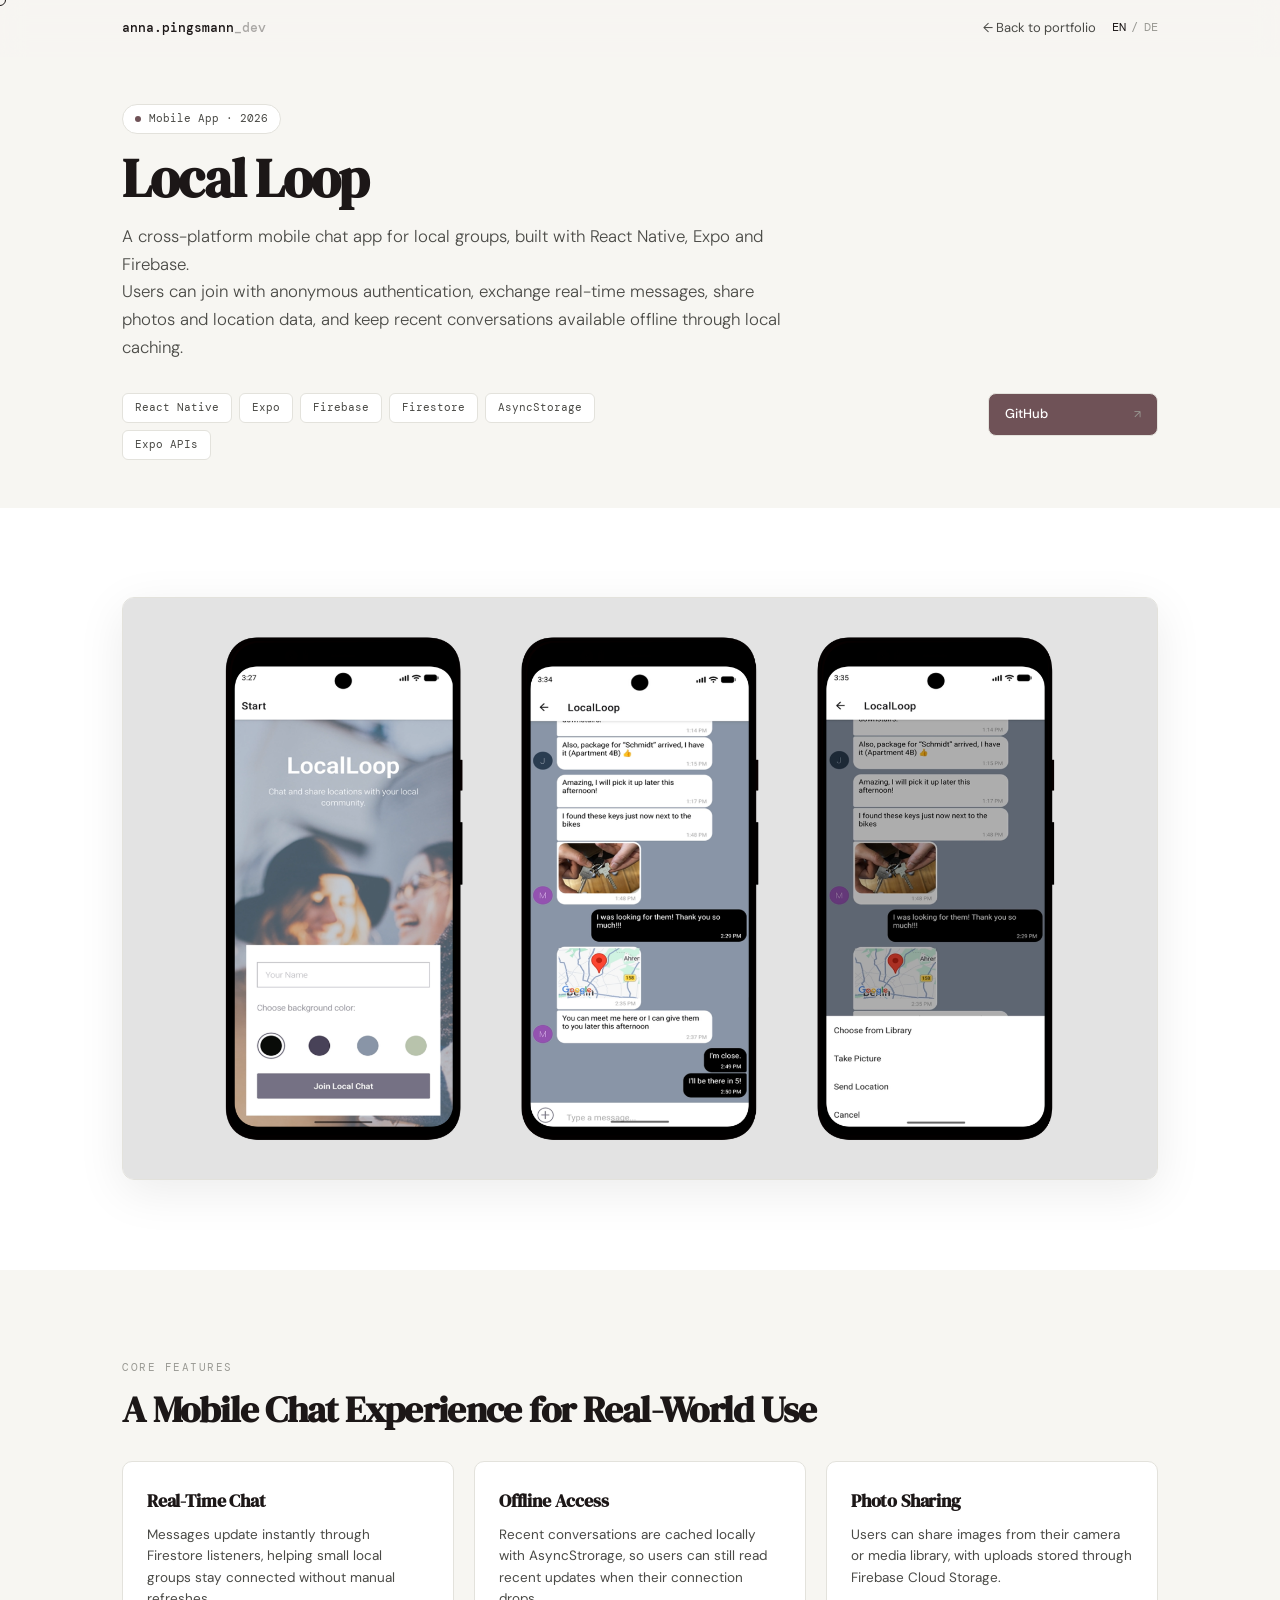
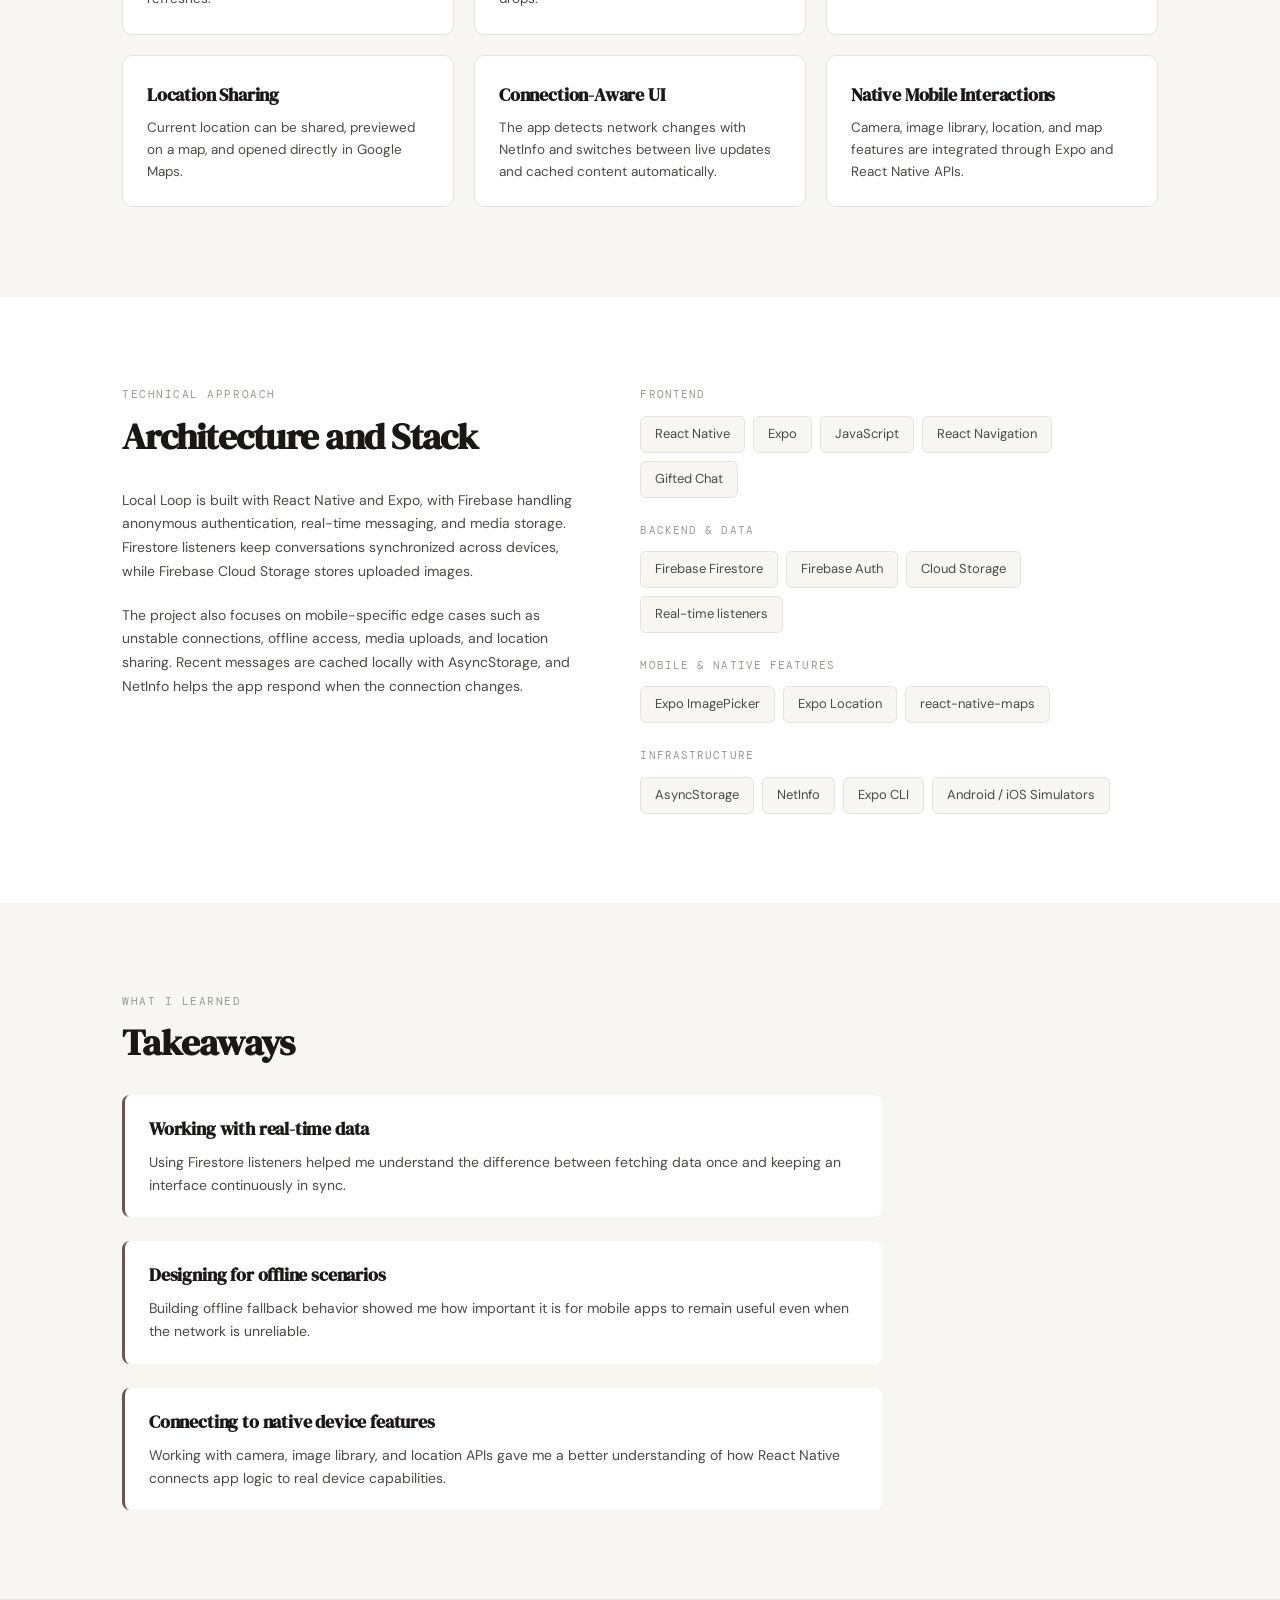
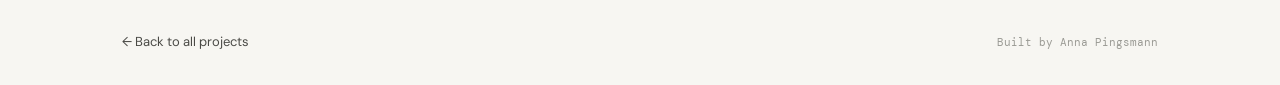
<file: projects/localloop/index.html>
<!DOCTYPE html>
<html lang="en">
    <head>
        <meta charset="UTF-8" />
        <meta name="viewport" content="width=device-width, initial-scale=1.0" />
        <title>Local Loop | Anna Pingsmann</title>

        <link rel="preconnect" href="https://fonts.googleapis.com" />
        <link rel="preconnect" href="https://fonts.gstatic.com" crossorigin />
        <link
            href="https://fonts.googleapis.com/css2?family=DM+Serif+Display:ital@0;1&family=DM+Mono:wght@300;400;500&family=DM+Sans:ital,opsz,wght@0,9..40,300;0,9..40,400;0,9..40,500;1,9..40,300&display=swap"
            rel="stylesheet"
        />

        <link rel="stylesheet" href="../styles/global.css"/>
        <link rel="icon" type="image/png" href="../../assets/favicon/favicon.png">
    </head>

    <body>
        <div class="cursor" id="cursor"></div>


        <nav id="nav">
            <div class="nav-inner">
                <a href="../../index.html" class="nav-logo">anna.pingsmann<span class="nav-logo-suffix">_dev</span></a>
                
                <div class="nav-right">

                    <a href="../../index.html#projects" class="nav-back">← Back to portfolio</a>
                    <div class="lang-switch">
                        <a href="index.html" class="active">EN</a>
                        <span>/</span>
                        <a href="index-de.html">DE</a>
                    </div>
                </div>
            </div>
        </nav>

        <main>
            <section id="project-header">
                <div class="container">
                    <div class="project-meta">
                        <span class="project-meta-dot"></span>
                        <span>Mobile App · 2026</span>
                    </div>

                    <h1 class="project-title">Local Loop</h1>

                    <p class="project-desc">
                        A cross-platform mobile chat app for local groups, built with React Native, Expo and Firebase. </br>
                        Users can join with anonymous authentication, exchange real-time messages, share photos and location data, and keep recent conversations available offline through local caching.
                    </p>
                        <div class="project-header-grid">
                        <div class="tech-stack">
                            <span class="tech-tag">React Native</span>
                            <span class="tech-tag">Expo</span>
                            <span class="tech-tag">Firebase</span>
                            <span class="tech-tag">Firestore</span>
                            <span class="tech-tag">AsyncStorage</span>
                            <span class="tech-tag">Expo APIs</span>
                        </div>

                        <div class="project-links">

                            <a href="https://github.com/annapgsm/localLoop" class="project-link" target="_blank" rel="noopener">
                                <span class="project-link-label">GitHub</span>
                                <span class="project-link-icon">↗</span>
                            </a>
                        </div>
                    </div>
                </div>
            </section>

            <section id="carousel-section">
                <div class="carousel-wrapper">
                    <div class="carousel-container">

                        <div class="carousel-single">
                            <img
                                src="../../assets/projects/localloop/mockup_detail.png"
                                alt="Local Loop chat app preview"
                            />
                        </div>

                    </div>
                </div>
            </section>

            <section id="features">
                <div class="container">
                    <span class="section-label">Core Features</span>
                    <h2 class="section-title">A Mobile Chat Experience for Real-World Use</h2>
                    <div class="features-grid">
                        <article class="feature-card">
                            <h3 class="feature-title">Real-Time Chat</h3>
                            <p class="feature-desc">
                                Messages update instantly through Firestore listeners, helping small local groups stay connected without manual refreshes.
                            </p>
                        </article>

                        <article class="feature-card">
                            <h3 class="feature-title">Offline Access</h3>
                            <p class="feature-desc">
                                Recent conversations are cached locally with AsyncStrorage, so users can still read recent updates when their connection drops.
                            </p>
                        </article>

                        <article class="feature-card">
                            <h3 class="feature-title">Photo Sharing</h3>
                            <p class="feature-desc">
                                Users can share images from their camera or media library, with uploads stored through Firebase Cloud Storage.
                            </p>
                        </article>

                        <article class="feature-card">
                            <h3 class="feature-title">Location Sharing</h3>
                            <p class="feature-desc">
                                Current location can be shared, previewed on a map, and opened directly in Google Maps.
                            </p>
                        </article>

                        <article class="feature-card">
                            <h3 class="feature-title">Connection-Aware UI</h3>
                            <p class="feature-desc">
                                The app detects network changes with NetInfo and switches between live updates and cached content automatically.
                            </p>
                        </article>

                        <article class="feature-card">
                            <h3 class="feature-title">Native Mobile Interactions</h3>
                            <p class="feature-desc">
                                Camera, image library, location, and map features are integrated through Expo and React Native APIs.
                            </p>
                        </article>
                    </div>
                </div>
            </section>

            <section id="tech">
                <div class="container">
                    <div class="tech-grid">
                        <div>
                            <span class="section-label">Technical approach</span>
                            <h2 class="section-title">Architecture and Stack</h2>

                            <div class="tech-content">
                                <p>
                                    Local Loop is built with React Native and Expo, with Firebase handling anonymous authentication, real-time messaging, and media storage. 
                                    Firestore listeners keep conversations synchronized across devices, while Firebase Cloud Storage stores uploaded images.
                                </p>

                                <p>
                                    The project also focuses on mobile-specific edge cases such as unstable connections, offline access, media uploads, and location sharing. 
                                    Recent messages are cached locally with AsyncStorage, and NetInfo helps the app respond when the connection changes.                                
                                </p>
                            </div>
                        </div>
                        <div class="tech-stack-detail">
                            <div>
                                <div class="tech-group-label">Frontend</div>
                                <div class="tech-items">
                                    <span class="tech-item">React Native</span>
                                    <span class="tech-item">Expo</span>
                                    <span class="tech-item">JavaScript</span>
                                    <span class="tech-item">React Navigation</span>
                                    <span class="tech-item">Gifted Chat</span>
                                </div>
                            </div>

                            <div>
                                <div class="tech-group-label">Backend & Data</div>
                                <div class="tech-items">
                                    <span class="tech-item">Firebase Firestore</span>
                                    <span class="tech-item">Firebase Auth</span>
                                    <span class="tech-item">Cloud Storage</span>
                                    <span class="tech-item">Real-time listeners</span>
                                </div>
                            </div>

                            <div>
                                <div class="tech-group-label">Mobile & Native Features</div>
                                <div class="tech-items">
                                    <span class="tech-item">Expo ImagePicker</span>
                                    <span class="tech-item">Expo Location</span>
                                    <span class="tech-item">react-native-maps</span>
                                </div>
                            </div>

                            <div>
                                <div class="tech-group-label">Infrastructure</div>
                                <div class="tech-items">
                                    <span class="tech-item">AsyncStorage</span>
                                    <span class="tech-item">NetInfo</span>
                                    <span class="tech-item">Expo CLI</span>
                                    <span class="tech-item">Android / iOS Simulators</span>
                                </div>
                            </div>
                        </div>
                    </div>
                </div>
            </section>

            <section id="learnings">
                <div class="container">
                    <span class="section-label">What I learned</span>
                    <h2 class="section-title">Takeaways</h2>

                    <div class="learnings-list">
                        <article class="learning-item">
                            <h3 class="learning-title">Working with real-time data</h3>
                            <p class="learning-text">
                                Using Firestore listeners helped me understand the difference between fetching data once and keeping an interface continuously in sync.                            
                            </p>
                        </article>

                        <article class="learning-item">
                            <h3 class="learning-title">Designing for offline scenarios</h3>
                            <p class="learning-text">
                                Building offline fallback behavior showed me how important it is for mobile apps to remain useful even when the network is unreliable.                            
                            </p>

                        </article>

                        <article class="learning-item">
                            <h3 class="learning-title">Connecting to native device features</h3>
                            <p class="learning-text">
                                Working with camera, image library, and location APIs gave me a better understanding of how React Native connects app logic to real device capabilities.                            
                            </p>
                        </article>
                    
                    </div>
                </div>
            </section>
        </main>

        <footer>
            <div class="footer-inner">
                <a href="../../index.html#projects" class="footer-back">← Back to all projects</a>
                <span class="footer-credits">Built by Anna Pingsmann</span>
            </div>
        </footer>

        <script src="../script.js"></script>
    </body>
</html>
</file>
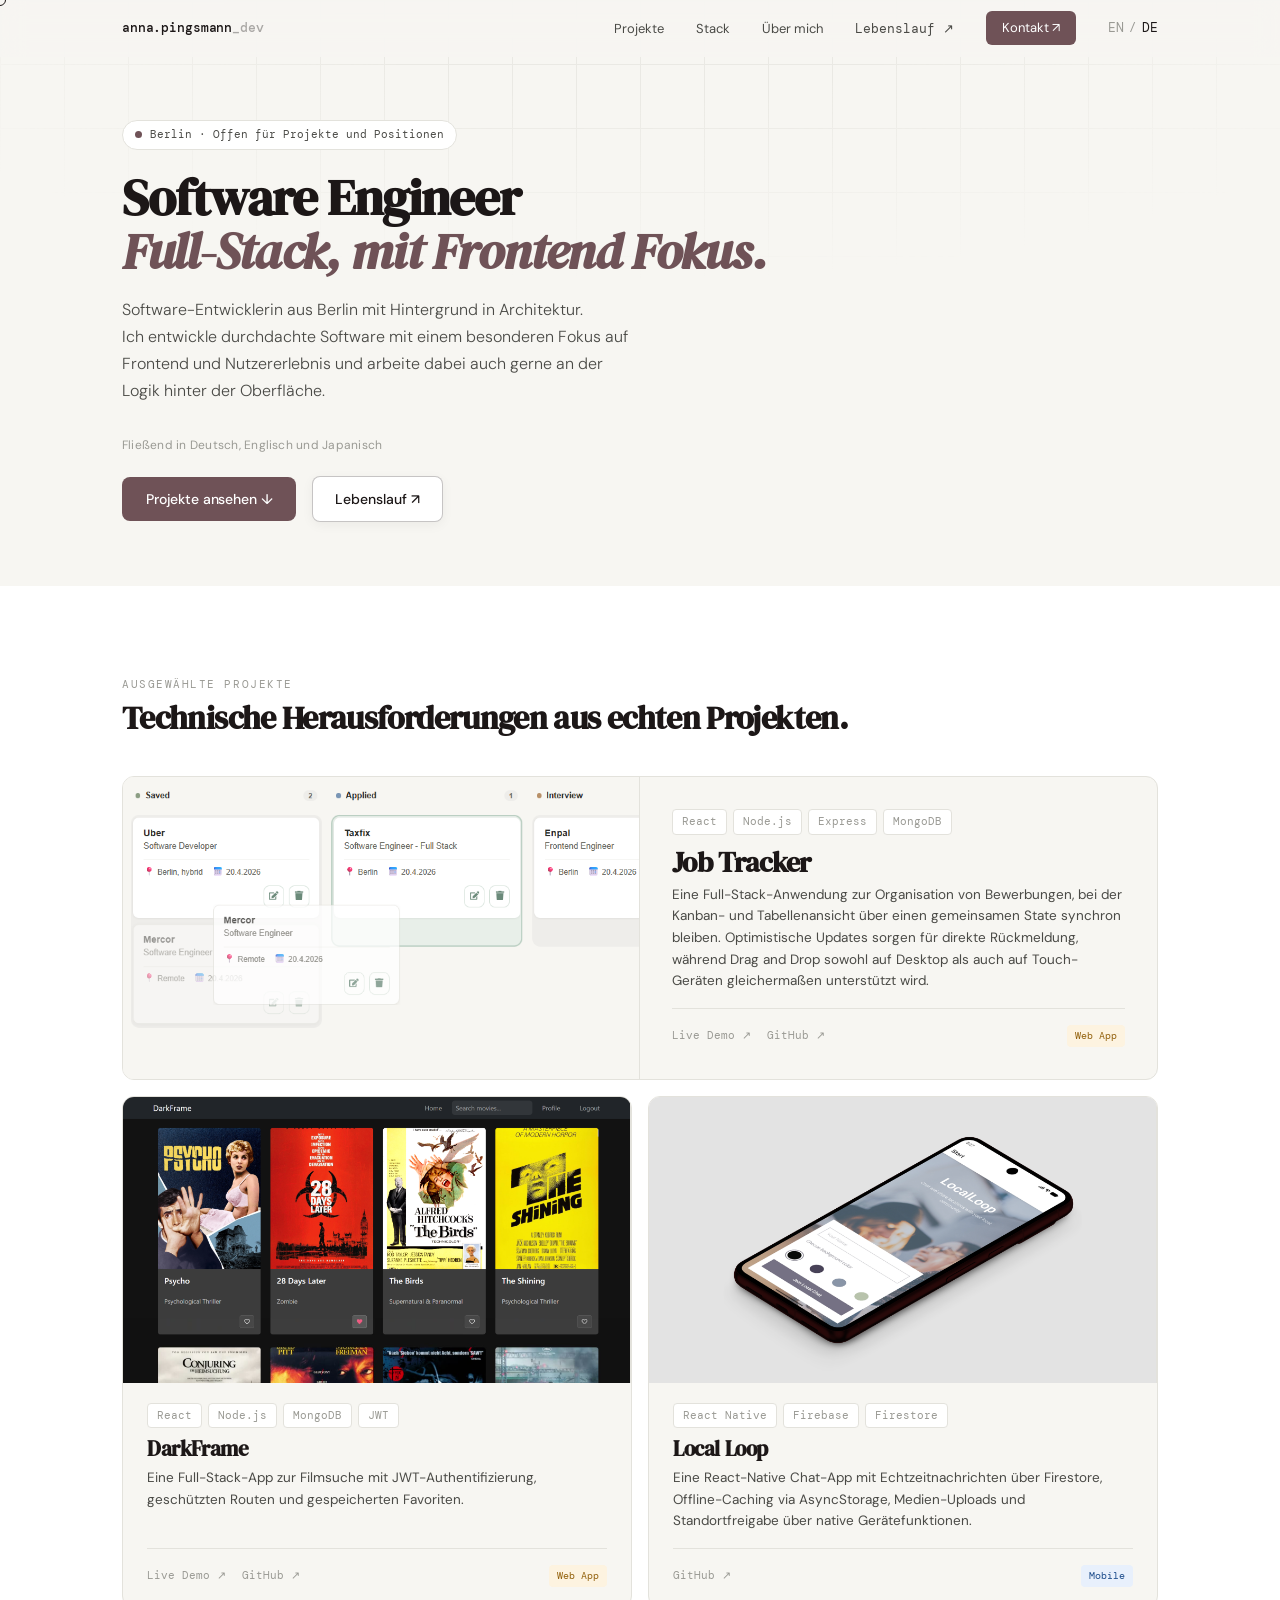
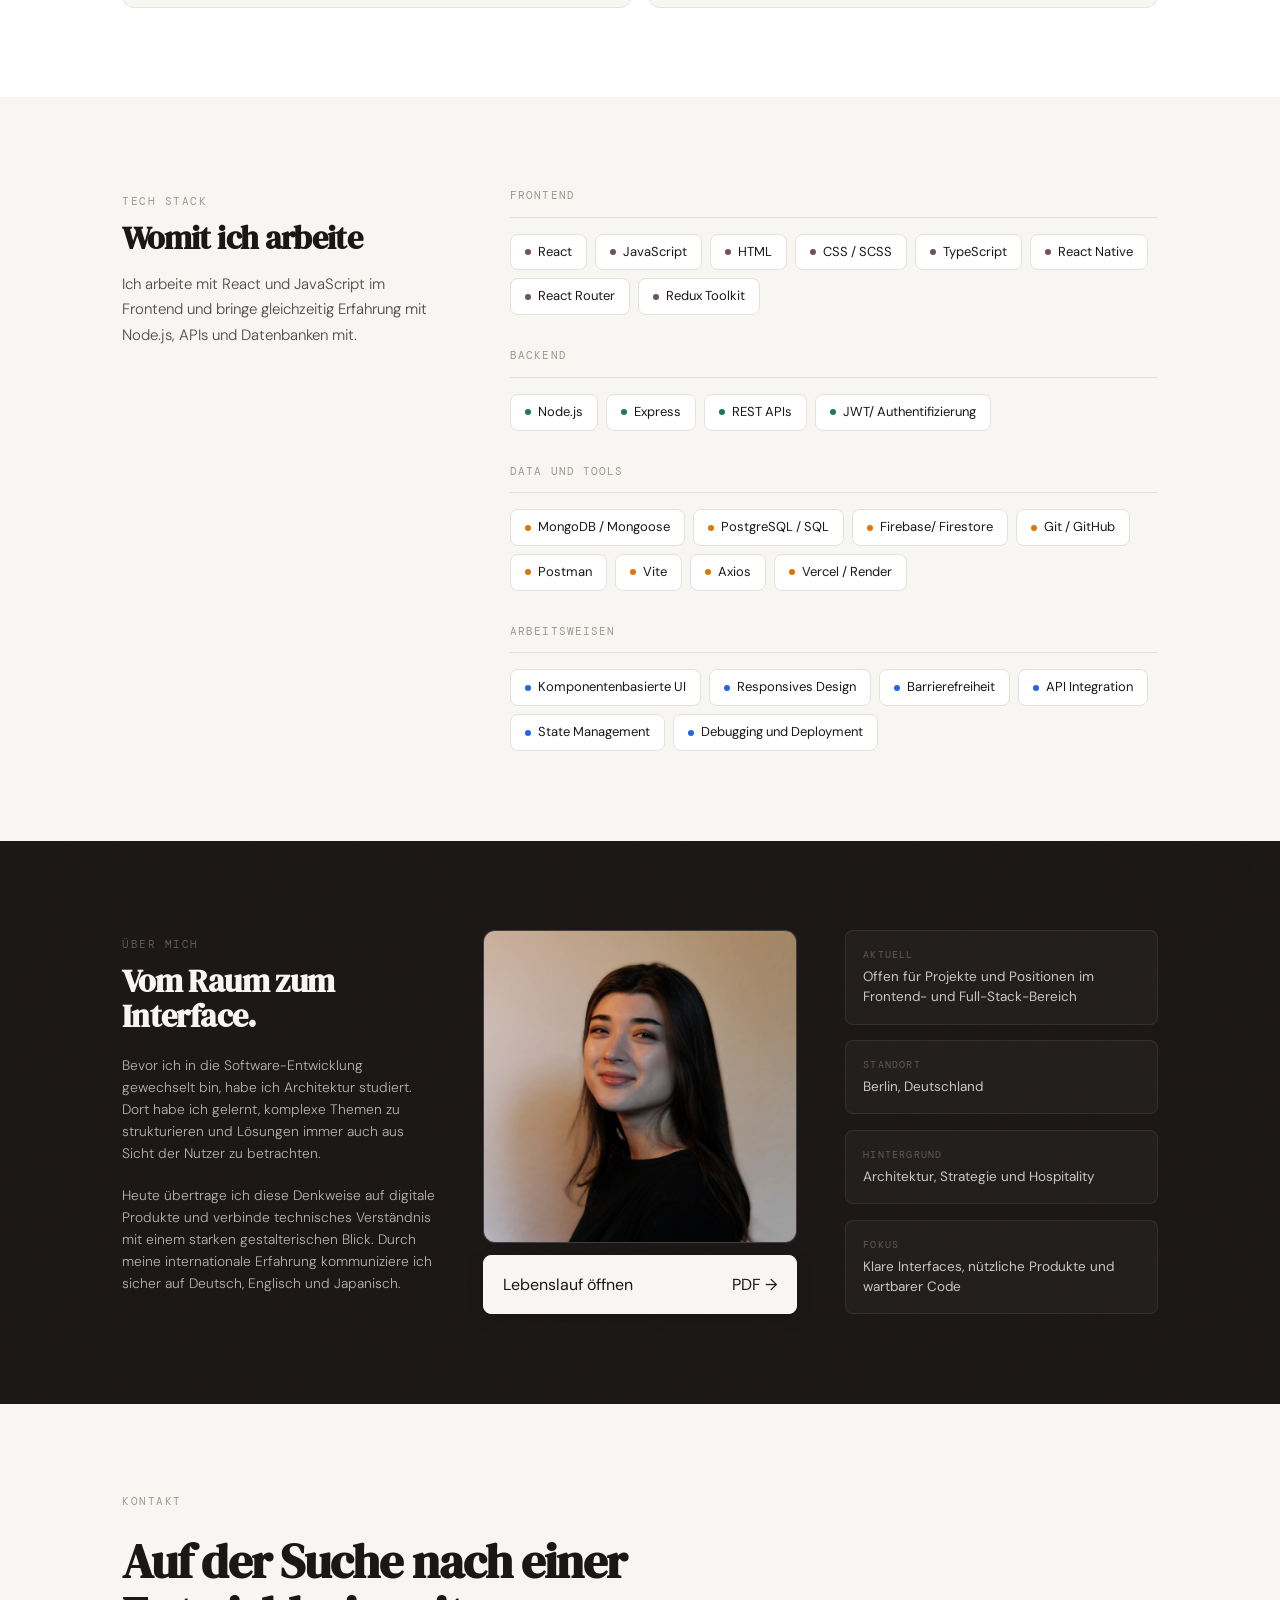
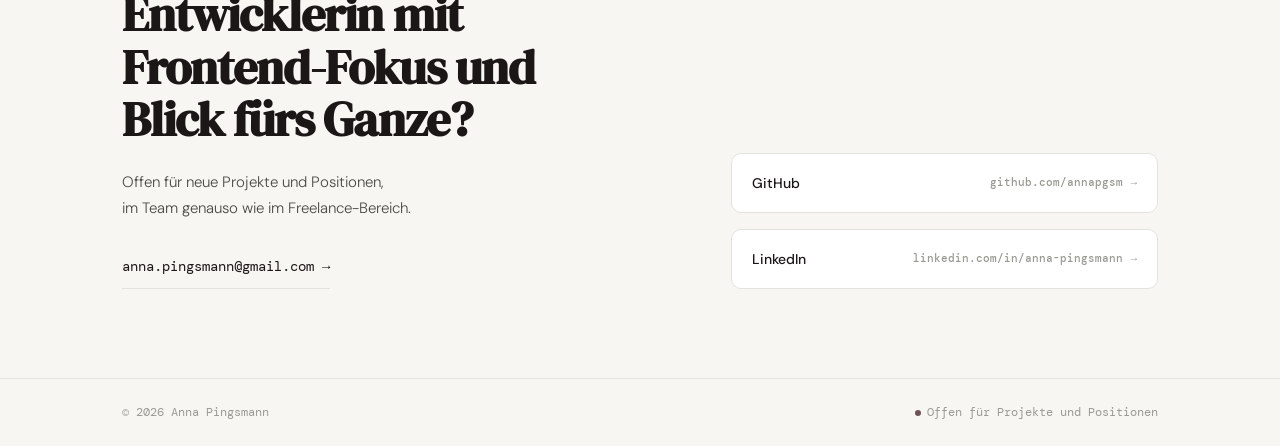
<file: index-de.html>
<!DOCTYPE html>
<html lang="de">
    <head>
        <meta charset="UTF-8" />
        <meta name="viewport" content="width=device-width, initial-scale=1.0" />
        <title>Anna Pingsmann | Software Engineer</title>
        <link rel="preconnect" href="https://fonts.googleapis.com">
        <link rel="preconnect" href="https://fonts.gstatic.com" crossorigin>
        <link href="https://fonts.googleapis.com/css2?family=DM+Serif+Display:ital@0;1&family=DM+Mono:wght@300;400;500&family=DM+Sans:ital,opsz,wght@0,9..40,300;0,9..40,400;0,9..40,500;1,9..40,300&display=swap" rel="stylesheet">
        <link rel="stylesheet" href="styles.css" />
        <link rel="icon" type="image/png" href="assets/favicon/favicon.png">
    </head>

    <body>
        <div class="cursor" id="cursor"></div>

        <nav id="nav">
            <div class="nav-inner">
                <a href="#hero" class="nav-logo">anna.pingsmann<span class="nav-logo-suffix">_dev</span></a>

                <button type="button" class="mobile-menu-btn" id="mobileMenuBtn" aria-label="Open menu" aria-controls="mobileMenu" aria-expanded="false">
                    <span></span>
                    <span></span>
                    <span></span>
                </button>

                <ul class="nav-links">
                    <li><a href="#projects">Projekte</a></li>
                    <li><a href="#skills">Stack</a></li>
                    <li><a href="#about">Über mich</a></li>
                    <li>
                        <a
                            href="assets/CV/annapingsmann-lebenslauf.pdf"
                            class="nav-cv"
                            target="_blank"
                            rel="noopener noreferrer"
                        >
                            Lebenslauf ↗
                        </a>
                    </li>
                    <li><a href="#contact" class="nav-cta">Kontakt ↗</a></li>
                    <li class="lang-switch"><a href="index.html">EN</a><span>/</span><a href="index-de.html" class="active">DE</a></li>
                </ul>

                <ul class="mobile-nav-links" id="mobileMenu">
                    <li><a href="#projects">Projekte</a></li>
                    <li><a href="#skills">Stack</a></li>
                    <li><a href="#about">Über mich</a></li>
                    <li>
                        <a
                            href="assets/CV/annapingsmann-resume.pdf"
                            target="_blank"
                            rel="noopener noreferrer"
                        >
                            Lebenslauf 
                        </a>
                    </li>
                    <li><a href="#contact">Kontakt</a></li>

                    <li class="mobile-lang-switch">
                        <a href="index.html">EN</a>
                        <span>/</span>
                        <a href="index-de.html" class="active">DE</a>
                    </li>
                </ul>
            </div>
        </nav>

        <main>
            <section id="hero">
                <div class="hero-grid-bg"></div>

                <div class="container hero-inner">
                    <div class="hero-status">
                        <div class="hero-status-dot"></div>
                        <span>Berlin · Offen für Projekte und Positionen</span>
                    </div>

                    <h1 class="hero-headline">
                        Software Engineer<br />
                        <em>Full-Stack, mit Frontend Fokus.</em>
                    </h1>

                    <p class="hero-sub">
                        Software-Entwicklerin aus Berlin mit Hintergrund in Architektur. </br> 
                        Ich entwickle durchdachte Software mit einem besonderen Fokus auf Frontend und Nutzererlebnis und arbeite dabei auch gerne an der Logik hinter der Oberfläche.                        
                    </p>

                    <p class="hero-meta">
                        Fließend in Deutsch, Englisch und Japanisch
                    </p>
                    
                    <div class="hero-actions">
                         <a href="#projects" class="btn-primary">
                            Projekte ansehen ↓
                        </a>

                        <a
                            href="assets/CV/annapingsmann-lebenslauf.pdf"
                            class="btn-secondary btn-cv"
                            target="_blank"
                            rel="noopener noreferrer"
                        >
                            Lebenslauf ↗
                        </a>
                    </div>
                </div>
            </section>

            <section id="projects">
                <div class="container">
                    <div class="section-header reveal">
                        <div class="section-header-left">
                            <span class="section-label">Ausgewählte Projekte</span>
                            <h2 class="section-title">Technische Herausforderungen aus echten Projekten.</h2>
                        </div>
                    </div>

                    <div class="projects-grid">
                        <article class="project-card featured reveal">
                            <a
                                href="projects/job-tracker/index-de.html"
                                class="card-overlay-link"
                                aria-label="Open Job Tracker case study"
                            ></a>
                            <div class="card-preview">
                                <img
                                    src="assets/projects/job-tracker/drag.png"
                                    alt="Screenshot der Job Tracker Anwendung"
                                    class="project-image"
                                />
                            </div>

                            <div class="card-body">
                                <div>
                                    <div class="card-tags card-tags-large">
                                        <span class="tag">React</span>
                                        <span class="tag">Node.js</span>
                                        <span class="tag">Express</span>
                                        <span class="tag">MongoDB</span>
                                    </div>

                                    <h3 class="card-title">Job Tracker</h3>

                                    <p class="card-desc">
                                        Eine Full-Stack-Anwendung zur Organisation von Bewerbungen, bei der Kanban- und Tabellenansicht über einen gemeinsamen State synchron bleiben. 
                                        Optimistische Updates sorgen für direkte Rückmeldung, während Drag and Drop sowohl auf Desktop als auch auf Touch-Geräten gleichermaßen unterstützt wird.
                                    </p>
                                </div>

                                <div class="card-foot">
                                    <div class="card-links">
                                        <a 
                                            href="https://job-tracker-five-zeta.vercel.app" 
                                            class="card-link"
                                            target="_blank" 
                                            rel="noopener noreferrer"
                                        >
                                            Live Demo ↗
                                        </a>
                                        <a 
                                            href="https://github.com/annapgsm/job-tracker" 
                                            class="card-link"
                                            target="_blank" 
                                            rel="noopener noreferrer"
                                        >
                                            GitHub ↗
                                        </a>
                                    </div>
                                    <span class="card-badge badge-amber">Web App</span>
                                </div>
                            </div>
                        </article>

                        <article class="project-card reveal reveal-delay-1">
                            <a
                                href="projects/darkframe/index-de.html"
                                class="card-overlay-link"
                                aria-label="Open DarkFrame case study"
                            ></a>
                            <div class="card-preview">
                                <img
                                    src="assets/projects/darkframe/home.png"
                                    alt="Screenshot der DarkFrame Anwendung"
                                    class="project-image"
                                />
                            </div>

                            <div class="card-body">
                                <div>
                                    <div class="card-tags card-tags-small">
                                        <span class="tag">React</span>
                                        <span class="tag">Node.js</span>
                                        <span class="tag">MongoDB</span>
                                        <span class="tag">JWT</span>
                                    </div>

                                    <h3 class="card-title">DarkFrame</h3>

                                    <p class="card-desc">
                                        Eine Full-Stack-App zur Filmsuche mit JWT-Authentifizierung, geschützten Routen und gespeicherten Favoriten.                                    
                                    </p>
                                </div>

                                <div class="card-foot">
                                    <div class="card-links">
                                        <a 
                                            href="https://darkframe.netlify.app" 
                                            class="card-link"
                                            target="_blank" 
                                            rel="noopener noreferrer"
                                        >
                                            Live Demo ↗
                                        </a>
                                        <a 
                                            href="https://github.com/annapgsm/darkframe-client" 
                                            class="card-link"
                                            target="_blank" 
                                            rel="noopener noreferrer"    
                                        >   
                                            GitHub ↗
                                        </a>
                                    </div>
                                    <span class="card-badge badge-amber">Web App</span>
                                </div>
                            </div>
                        </article>

                        <article class="project-card reveal reveal-delay-2">
                            <a
                                href="projects/localloop/index-de.html"
                                class="card-overlay-link"
                                aria-label="Open Local Loop case study"
                            ></a>
                            <div class="card-preview">
                                <img
                                    src="assets/projects/localloop/mockup.png"
                                    alt="Screenshot der Local Loop Mobile App"
                                    class="project-image"
                                />
                            </div>

                            <div class="card-body">
                                <div>
                                    <div class="card-tags card-tags-small">
                                        <span class="tag">React Native</span>
                                        <span class="tag">Firebase</span>
                                        <span class="tag">Firestore</span>
                                    </div>

                                    <h3 class="card-title">Local Loop</h3>

                                    <p class="card-desc">
                                        Eine React-Native Chat-App mit Echtzeitnachrichten über Firestore, Offline-Caching via AsyncStorage, Medien-Uploads und Standortfreigabe über native Gerätefunktionen.                                    
                                    </p>
                                </div>

                                <div class="card-foot">
                                    <div class="card-links">
                                        <a 
                                            href="https://github.com/annapgsm/localLoop" 
                                            class="card-link"
                                            target="_blank" 
                                            rel="noopener noreferrer"
                                        >
                                            GitHub ↗
                                        </a>
                                    </div>
                                    <span class="card-badge badge-blue">Mobile</span>
                                </div>
                            </div>
                        </article>
                    </div>
                </div>
            </section>

            <section id="skills">
                <div class="container">
                    <div class="skills-layout">
                        <div class="skills-intro reveal">
                            <span class="section-label">Tech Stack</span>
                            <h2 class="section-title skills-title">Womit ich arbeite</h2>
                            <p>
                                Ich arbeite mit React und JavaScript im Frontend und bringe gleichzeitig Erfahrung mit Node.js, APIs und Datenbanken mit.                            
                            </p>
                        </div>

                        <div class="skills-groups">
                            <div class="reveal">
                                <div class="skill-group-label">Frontend</div>
                                <div class="skill-items">
                                    <span class="skill-pill"><span class="skill-dot dot-accent"></span>React</span>
                                    <span class="skill-pill"><span class="skill-dot dot-accent"></span>JavaScript</span>
                                    <span class="skill-pill"><span class="skill-dot dot-accent"></span>HTML</span>
                                    <span class="skill-pill"><span class="skill-dot dot-accent"></span>CSS / SCSS</span>
                                    <span class="skill-pill"><span class="skill-dot dot-accent"></span>TypeScript</span>
                                    <span class="skill-pill"><span class="skill-dot dot-accent"></span>React Native</span>
                                    <span class="skill-pill"><span class="skill-dot dot-accent"></span>React Router</span>
                                    <span class="skill-pill"><span class="skill-dot dot-accent"></span>Redux Toolkit</span>
                                </div>
                            </div>

                            <div class="reveal reveal-delay-1">
                                <div class="skill-group-label">Backend</div>
                                <div class="skill-items">
                                    <span class="skill-pill"><span class="skill-dot dot-green"></span>Node.js</span>
                                    <span class="skill-pill"><span class="skill-dot dot-green"></span>Express</span>
                                    <span class="skill-pill"><span class="skill-dot dot-green"></span>REST APIs</span>
                                    <span class="skill-pill"><span class="skill-dot dot-green"></span>JWT/ Authentifizierung</span>
                                </div>
                            </div>

                            <div class="reveal reveal-delay-2">
                                <div class="skill-group-label">Data und Tools</div>
                                <div class="skill-items">
                                    <span class="skill-pill"><span class="skill-dot dot-amber"></span>MongoDB / Mongoose</span>
                                    <span class="skill-pill"><span class="skill-dot dot-amber"></span>PostgreSQL / SQL</span>
                                    <span class="skill-pill"><span class="skill-dot dot-amber"></span>Firebase/ Firestore</span>
                                    <span class="skill-pill"><span class="skill-dot dot-amber"></span>Git / GitHub</span>
                                    <span class="skill-pill"><span class="skill-dot dot-amber"></span>Postman</span>
                                    <span class="skill-pill"><span class="skill-dot dot-amber"></span>Vite</span>
                                    <span class="skill-pill"><span class="skill-dot dot-amber"></span>Axios</span>
                                    <span class="skill-pill"><span class="skill-dot dot-amber"></span>Vercel / Render</span>
                                </div>
                            </div>

                            <div class="reveal reveal-delay-3">
                                <div class="skill-group-label">Arbeitsweisen</div>
                                <div class="skill-items">
                                    <span class="skill-pill"><span class="skill-dot dot-blue"></span>Komponentenbasierte UI</span>
                                    <span class="skill-pill"><span class="skill-dot dot-blue"></span>Responsives Design</span>
                                    <span class="skill-pill"><span class="skill-dot dot-blue"></span>Barrierefreiheit</span>
                                    <span class="skill-pill"><span class="skill-dot dot-blue"></span>API Integration</span>
                                    <span class="skill-pill"><span class="skill-dot dot-blue"></span>State Management</span>
                                    <span class="skill-pill"><span class="skill-dot dot-blue"></span>Debugging und Deployment</span>
                                </div>
                            </div>
                        </div>
                    </div>
                </div>
            </section>

            <section id="about">
                <div class="about-noise"></div>

                <div class="container">
                    <div class="about-layout">
                        <div class="reveal">
                            <span class="section-label">Über mich</span>
                            <h2 class="section-title">Vom Raum zum Interface.</h2>
                            <p class="about-text">
                                Bevor ich in die Software-Entwicklung gewechselt bin, habe ich Architektur studiert. Dort habe ich gelernt, komplexe Themen zu strukturieren und Lösungen immer auch aus Sicht der Nutzer zu betrachten.
                            </p>
                            <p class="about-text">
                                Heute übertrage ich diese Denkweise auf digitale Produkte und verbinde technisches Verständnis mit einem starken gestalterischen Blick. Durch meine internationale Erfahrung kommuniziere ich sicher auf Deutsch, Englisch und Japanisch.                            
                            </p>
                            </p>
                            </div>

                        <div class="pfp-wrap reveal reveal-delay-1">
                            <div class="pfp">
                                <img
                                    src="assets/profile/profile.jpg"
                                    alt="Portrait von Anna Pingsmann"
                                    class="profile-image"
                                />
                            </div>

                            <a href="assets/CV/annapingsmann-lebenslauf.pdf" class="resume-btn" target="_blank" rel="noopener">
                                Lebenslauf öffnen 
                
                                <span>PDF →</span>
                            </a>
                        </div>

                        <div class="about-facts reveal reveal-delay-2">
                            <div class="about-fact">
                                <div class="about-fact-label">Aktuell</div>
                                <div class="about-fact-val">Offen für Projekte und Positionen im Frontend- und Full-Stack-Bereich</div>
                            </div>

                            <div class="about-fact">
                                <div class="about-fact-label">Standort</div>
                                <div class="about-fact-val">Berlin, Deutschland</div>
                            </div>

                            <div class="about-fact">
                                <div class="about-fact-label">Hintergrund</div>
                                <div class="about-fact-val">Architektur, Strategie und Hospitality</div>
                            </div>

                            <div class="about-fact">
                                <div class="about-fact-label">Fokus</div>
                                <div class="about-fact-val">Klare Interfaces, nützliche Produkte und wartbarer Code</div>
                            </div>
                        </div>
                    </div>
                </div>
            </section>

            <section id="contact">
                <div class="container">
                    <div class="contact-inner">
                        <div class="contact-left reveal">
                            <span class="section-label">Kontakt</span>
                            <h2 class="contact-tagline">
                                Auf der Suche nach einer Entwicklerin mit Frontend-Fokus und <br> Blick fürs Ganze?
                            </h2>
                            <p class="contact-sub">
                                Offen für neue Projekte und Positionen, <br/>im Team genauso wie im Freelance-Bereich.
                            </p>
                            <a href="mailto:anna.pingsmann@gmail.com" class="contact-email">
                                anna.pingsmann@gmail.com →
                            </a>
                        </div>

                        <div class="contact-right reveal reveal-delay-1">
                            <a href="https://github.com/annapgsm" class="contact-link" target="_blank" rel="noopener">
                                GitHub
                                <span>github.com/annapgsm →</span>
                            </a>

                            <a href="https://linkedin.com/in/anna-pingsmann" class="contact-link" target="_blank" rel="noopener">
                                LinkedIn
                                <span>linkedin.com/in/anna-pingsmann →</span>
                            </a>
                        </div>
                    </div>
                </div>
            </section>
        </main>

        <footer>
            <div class="footer-inner">
                <span class="footer-copy">© 2026 Anna Pingsmann</span>
                <span class="footer-available"><span class="avail-dot"></span>Offen für Projekte und Positionen</span>
            </div>
        </footer>

        <script src="script.js"></script>
    </body>
</html>
</file>
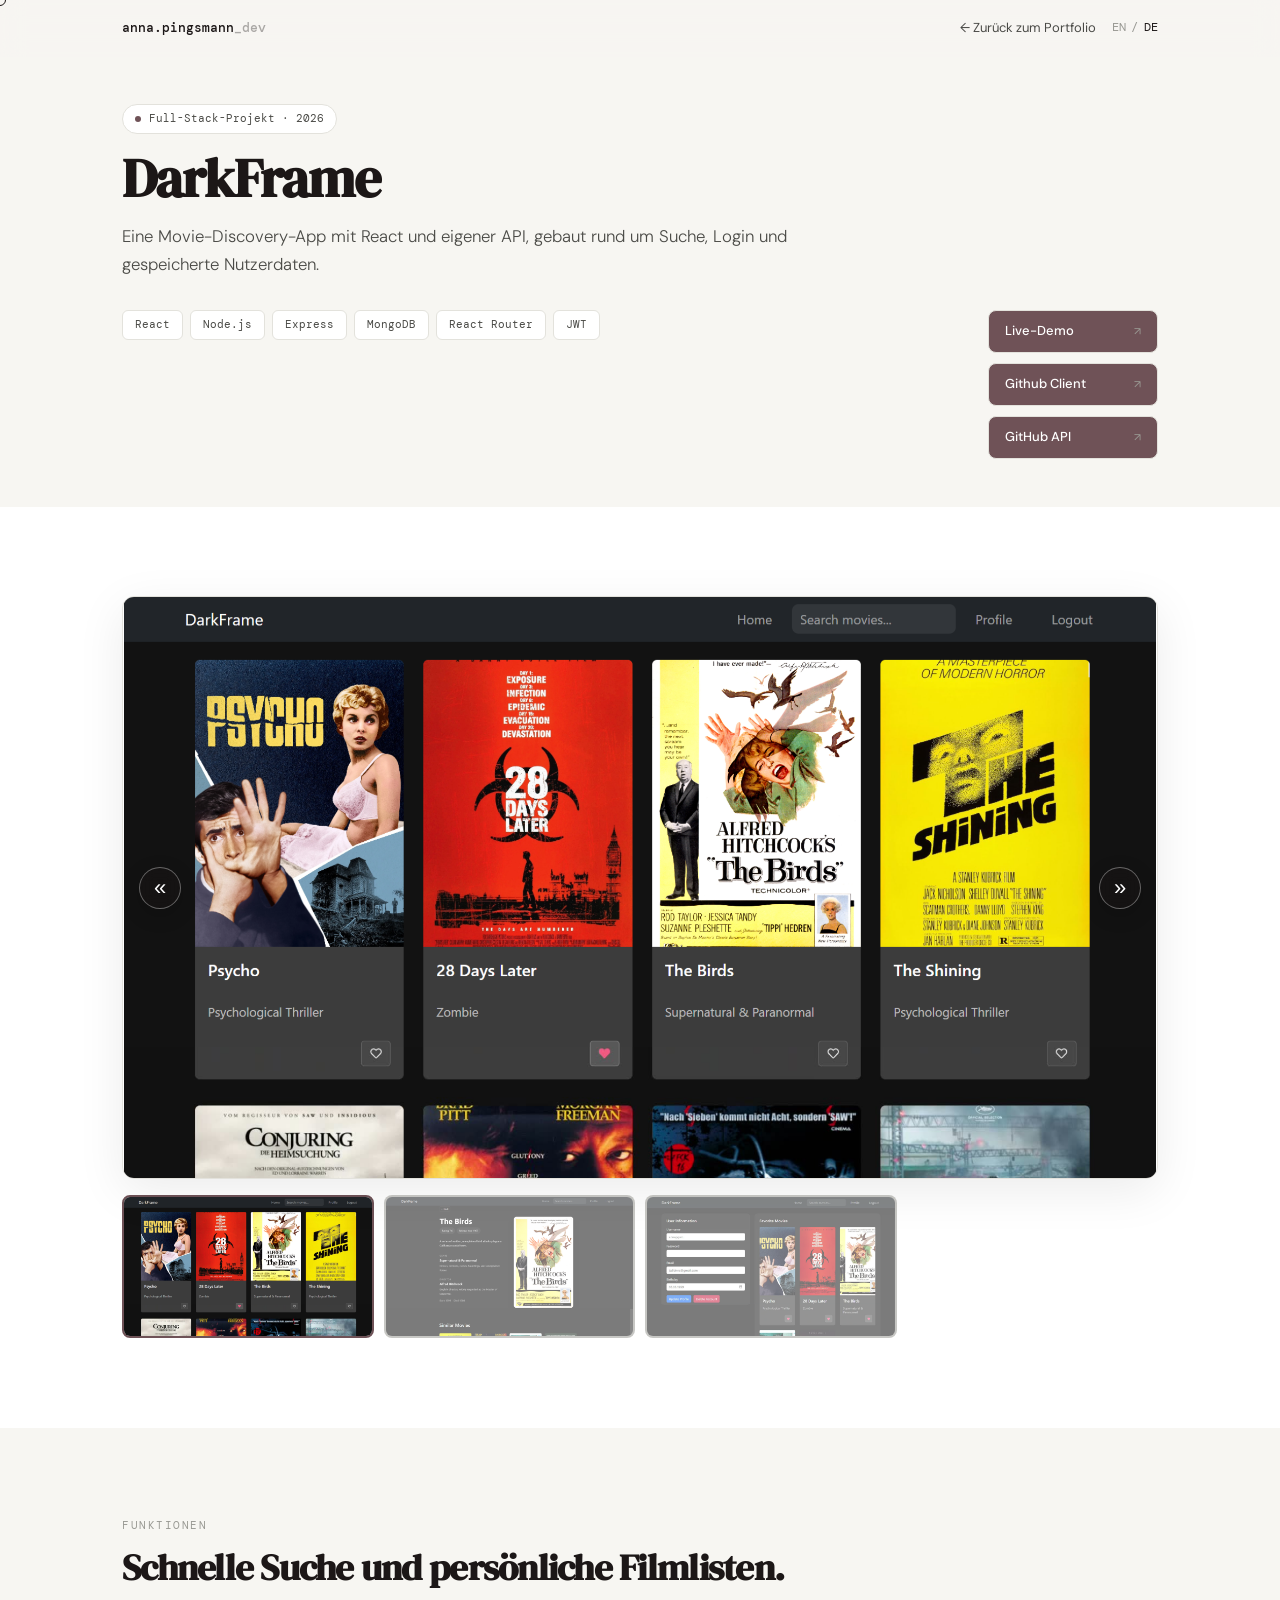
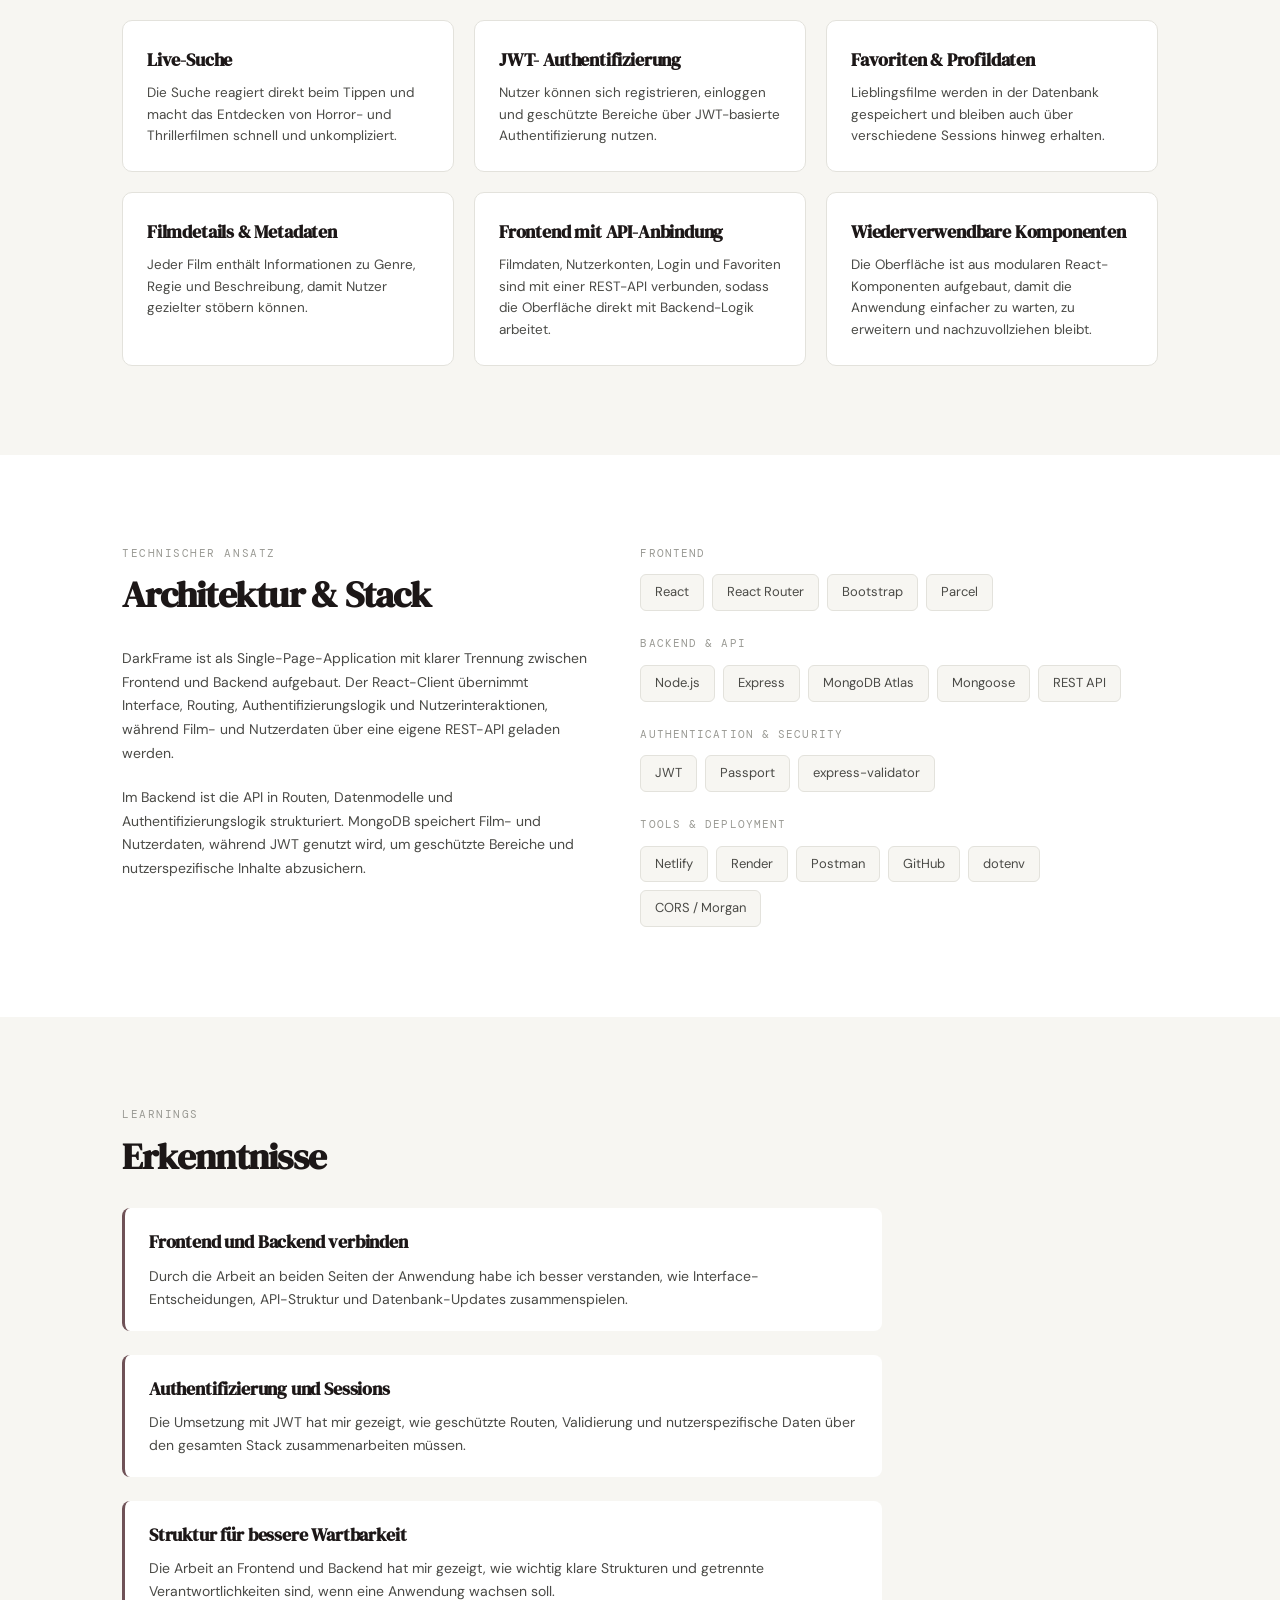
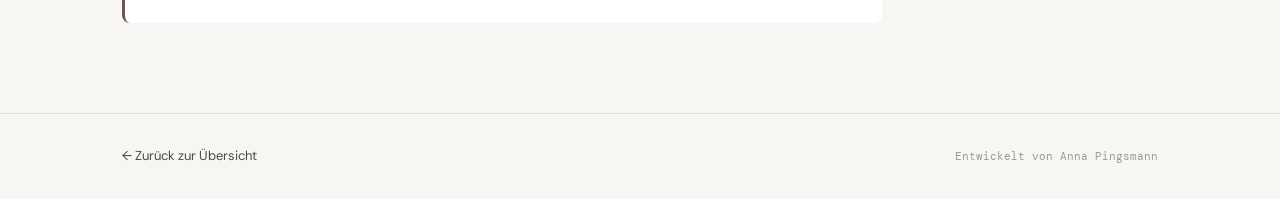
<file: projects/darkframe/index-de.html>
<!DOCTYPE html>
<html lang="de">
    <head>
        <meta charset="UTF-8" />
        <meta name="viewport" content="width=device-width, initial-scale=1.0" />
        <title>DarkFrame | Anna Pingsmann</title>

        <link rel="preconnect" href="https://fonts.googleapis.com" />
        <link rel="preconnect" href="https://fonts.gstatic.com" crossorigin />
        <link
            href="https://fonts.googleapis.com/css2?family=DM+Serif+Display:ital@0;1&family=DM+Mono:wght@300;400;500&family=DM+Sans:ital,opsz,wght@0,9..40,300;0,9..40,400;0,9..40,500;1,9..40,300&display=swap"
            rel="stylesheet"
        />
        <link rel="stylesheet" href="../styles/global.css" />
        <link rel="icon" type="image/png" href="../../assets/favicon/favicon.png">
    </head>

    <body>
        <div class="cursor" id="cursor"></div>

        <nav id="nav">
            <div class="nav-inner">
                <a href="../../index-de.html" class="nav-logo">anna.pingsmann<span class="nav-logo-suffix">_dev</span></a>

                <div class="nav-right">
                    <a href="../../index-de.html#projects" class="nav-back">← Zurück zum Portfolio</a>
                    <div class="lang-switch">
                        <a href="index.html">EN</a>
                        <span>/</span>
                        <a href="index-de.html" class="active">DE</a>
                    </div>
                </div>
            </div>
        </nav>

        <main>
            <section id="project-header">
                <div class="container">
                    <div class="project-meta">
                        <span class="project-meta-dot"></span>
                        <span>Full-Stack-Projekt · 2026</span>
                    </div>

                    <h1 class="project-title">DarkFrame</h1>

                    <p class="project-desc">
                        Eine Movie-Discovery-App mit React und eigener API, gebaut rund um Suche, Login und gespeicherte Nutzerdaten.
                    </p>

                    <div class="project-header-grid">
                        <div class="tech-stack">
                            <span class="tech-tag">React</span>
                            <span class="tech-tag">Node.js</span>
                            <span class="tech-tag">Express</span>
                            <span class="tech-tag">MongoDB</span>
                            <span class="tech-tag">React Router</span>
                            <span class="tech-tag">JWT</span>
                        </div>

                        <div class="project-links">
                            <a href="https://darkframe.netlify.app" class="project-link" target="_blank" rel="noopener">
                                <span class="project-link-label">Live-Demo</span>
                                <span class="project-link-icon">↗</span>
                            </a>

                            <a href="https://github.com/annapgsm/darkframe-client" class="project-link" target="_blank" rel="noopener">
                                <span class="project-link-label">Github Client</span>
                                <span class="project-link-icon">↗</span>
                            </a>

                            <a href="https://github.com/annapgsm/darkframe-api" class="project-link" target="_blank" rel="noopener">
                                <span class="project-link-label">GitHub API</span>
                                <span class="project-link-icon">↗</span>
                            </a>
                        </div>
                    </div>
                </div>
            </section>

            <section id="carousel-section">
                <div class="carousel-wrapper">
                    <div class="carousel-container">
                        <div class="carousel-slides" id="carouselSlides">
                            <div class="carousel-slide">
                                <img
                                    src="../../assets/projects/darkframe/home.png"
                                    alt="DarkFrame Startansicht"
                                />
                            </div>

                            <div class="carousel-slide">
                                <img
                                    src="../../assets/projects/darkframe/detail.png"
                                    alt="DarkFrame Detailansicht eines Films"
                                />
                            </div>

                            <div class="carousel-slide">
                                <img
                                    src="../../assets/projects/darkframe/profile.png"
                                    alt="DarkFrame Profilansicht"
                                />
                            </div>
                        </div>

                        <button class="carousel-btn carousel-btn-prev" id="prevBtn" aria-label="Vorheriger Screenshot">
                            «
                        </button>
                            
                        <button class="carousel-btn carousel-btn-next" id="nextBtn" aria-label="Nächster Screenshot">
                            »
                        </button>
                    </div>

                    <div class="carousel-thumbnails" id="carouselThumbnails">
                        <button class="carousel-thumb active" data-index="0">
                            <img
                                src="../../assets/projects/darkframe/home.png"
                                alt="Thumbnail der DarkFrame Übersicht"
                            />
                        </button>

                        <button class="carousel-thumb" data-index="1">
                            <img
                                src="../../assets/projects/darkframe/detail.png"
                                alt="Thumbnail der DarkFrame Detailansicht"
                            />
                        </button>

                        <button class="carousel-thumb" data-index="2">
                            <img
                                src="../../assets/projects/darkframe/profile.png"
                                alt="Thumbnail der DarkFrame Profilansicht"
                            />
                        </button>
                    </div>
                </div>
            </section>

            <section id="features">
                <div class="container">
                    <span class="section-label">Funktionen</span>
                    <h2 class="section-title">Schnelle Suche und persönliche Filmlisten.</h2>

                    <div class="features-grid">
                        <article class="feature-card">
                            <h3 class="feature-title">Live-Suche</h3>
                            <p class="feature-desc">
                                Die Suche reagiert direkt beim Tippen und macht das Entdecken von Horror- und Thrillerfilmen schnell und unkompliziert.
                            </p>
                        </article>

                        <article class="feature-card">
                            <h3 class="feature-title">JWT- Authentifizierung</h3>
                            <p class="feature-desc">
                                Nutzer können sich registrieren, einloggen und geschützte Bereiche über JWT-basierte Authentifizierung nutzen.
                            </p>
                        </article>

                        <article class="feature-card">
                            <h3 class="feature-title">Favoriten & Profildaten</h3>
                            <p class="feature-desc">
                                Lieblingsfilme werden in der Datenbank gespeichert und bleiben auch über verschiedene Sessions hinweg erhalten.
                            </p>
                        </article>

                        <article class="feature-card">
                            <h3 class="feature-title">Filmdetails & Metadaten</h3>
                            <p class="feature-desc">
                                Jeder Film enthält Informationen zu Genre, Regie und Beschreibung, damit Nutzer gezielter stöbern können.
                            </p>
                        </article>

                        <article class="feature-card">
                            <h3 class="feature-title">Frontend mit API-Anbindung</h3>
                            <p class="feature-desc">
                                Filmdaten, Nutzerkonten, Login und Favoriten sind mit einer REST-API verbunden, sodass die Oberfläche direkt mit Backend-Logik arbeitet.
                            </p>
                        </article>

                        <article class="feature-card">
                            <h3 class="feature-title">Wiederverwendbare Komponenten</h3>
                            <p class="feature-desc">
                                Die Oberfläche ist aus modularen React-Komponenten aufgebaut, damit die Anwendung einfacher zu warten, zu erweitern und nachzuvollziehen bleibt.
                            </p>
                        </article>
                    </div>
                </div>
            </section>

            <section id="tech">
                <div class="container">
                    <div class="tech-grid">
                        <div>
                            <span class="section-label">Technischer Ansatz</span>
                            <h2 class="section-title">Architektur & Stack</h2>

                            <div class="tech-content">
                                <p>
                                    DarkFrame ist als Single-Page-Application mit klarer Trennung zwischen Frontend und Backend aufgebaut. Der React-Client übernimmt Interface, Routing, Authentifizierungslogik und Nutzerinteraktionen, während Film- und Nutzerdaten über eine eigene REST-API geladen werden.
                                </p>

                                <p>
                                    Im Backend ist die API in Routen, Datenmodelle und Authentifizierungslogik strukturiert. MongoDB speichert Film- und Nutzerdaten, während JWT genutzt wird, um geschützte Bereiche und nutzerspezifische Inhalte abzusichern.   
                                </p>
                            </div>
                        </div>

                        <div class="tech-stack-detail">
                            <div>
                                <div class="tech-group-label">Frontend</div>
                                <div class="tech-items">
                                    <span class="tech-item">React</span>
                                    <span class="tech-item">React Router</span>
                                    <span class="tech-item">Bootstrap</span>
                                    <span class="tech-item">Parcel</span>
                                </div>
                            </div>

                            <div>
                                <div class="tech-group-label">Backend & API</div>
                                <div class="tech-items">
                                    <span class="tech-item">Node.js</span>
                                    <span class="tech-item">Express</span>
                                    <span class="tech-item">MongoDB Atlas</span>
                                    <span class="tech-item">Mongoose</span>
                                    <span class="tech-item">REST API</span>
                                </div>
                            </div>

                            <div>
                                <div class="tech-group-label">Authentication & Security</div>
                                <div class="tech-items">
                                    <span class="tech-item">JWT</span>
                                    <span class="tech-item">Passport</span>
                                    <span class="tech-item">express-validator</span>
                                </div>
                            </div>

                            <div>
                                <div class="tech-group-label">Tools & Deployment</div>
                                <div class="tech-items">
                                    <span class="tech-item">Netlify</span>
                                    <span class="tech-item">Render</span>
                                    <span class="tech-item">Postman</span>
                                    <span class="tech-item">GitHub</span>
                                    <span class="tech-item">dotenv</span>
                                    <span class="tech-item">CORS / Morgan</span>
                                </div>
                            </div>
                        </div>
                    </div>
                </div>
            </section>

            <section id="learnings">
                <div class="container">
                    <span class="section-label">Learnings</span>
                    <h2 class="section-title">Erkenntnisse</h2>

                    <div class="learnings-list">
                        <article class="learning-item">
                            <h3 class="learning-title">Frontend und Backend verbinden</h3>
                            <p class="learning-text">
                                Durch die Arbeit an beiden Seiten der Anwendung habe ich besser verstanden, wie Interface-Entscheidungen, API-Struktur und Datenbank-Updates zusammenspielen.
                            </p>
                        </article>

                        <article class="learning-item">
                            <h3 class="learning-title">Authentifizierung und Sessions</h3>
                            <p class="learning-text">
                                Die Umsetzung mit JWT hat mir gezeigt, wie geschützte Routen, Validierung und nutzerspezifische Daten über den gesamten Stack zusammenarbeiten müssen.
                            </p>
                        </article>

                        <article class="learning-item">
                            <h3 class="learning-title">Struktur für bessere Wartbarkeit</h3>
                            <p class="learning-text">
                                Die Arbeit an Frontend und Backend hat mir gezeigt, wie wichtig klare Strukturen und getrennte Verantwortlichkeiten sind, wenn eine Anwendung wachsen soll.
                            </p>
                        </article>
                    </div>
                </div>
            </section>
        </main>

        <footer>
            <div class="footer-inner">
                <a href="../../index-de.html#projects" class="footer-back">← Zurück zur Übersicht</a>
                <span class="footer-credits">Entwickelt von Anna Pingsmann</span>
            </div>
        </footer>

        <script src="../script.js"></script>
    </body>
</html>
</file>
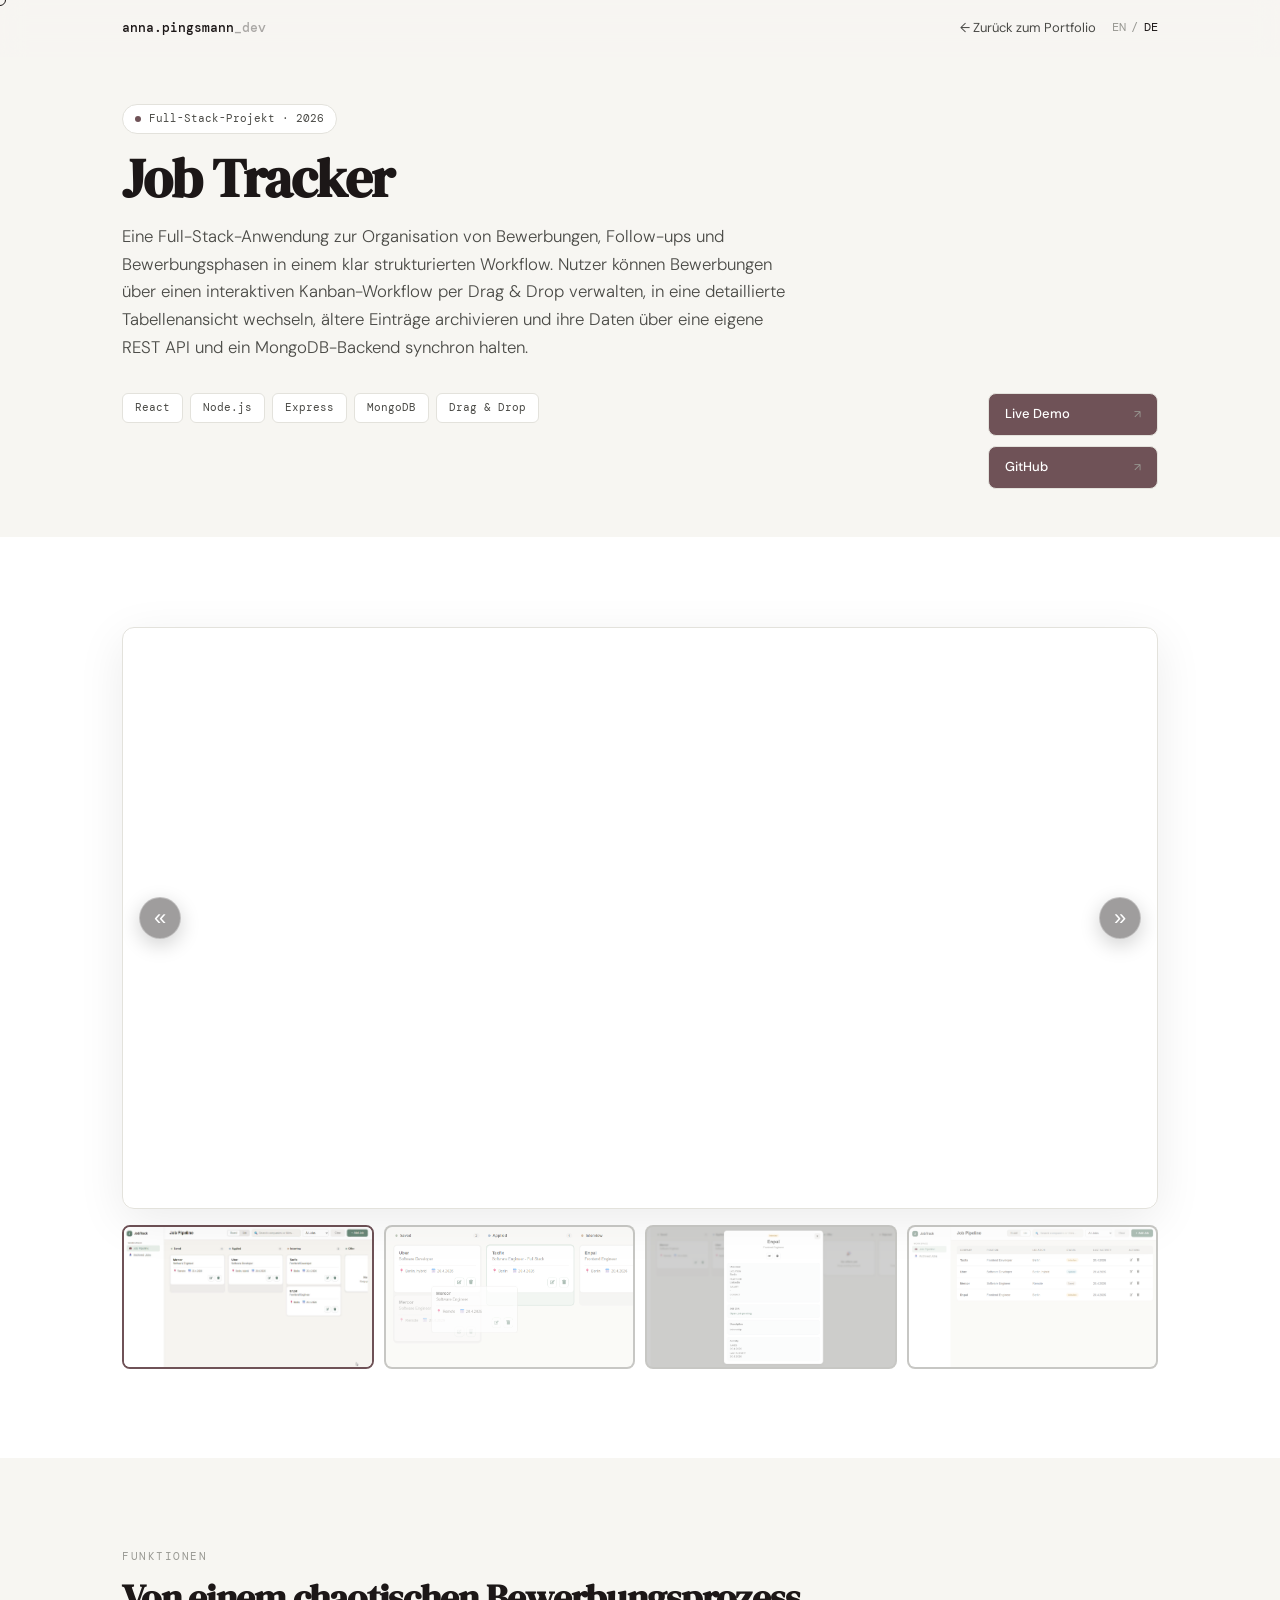
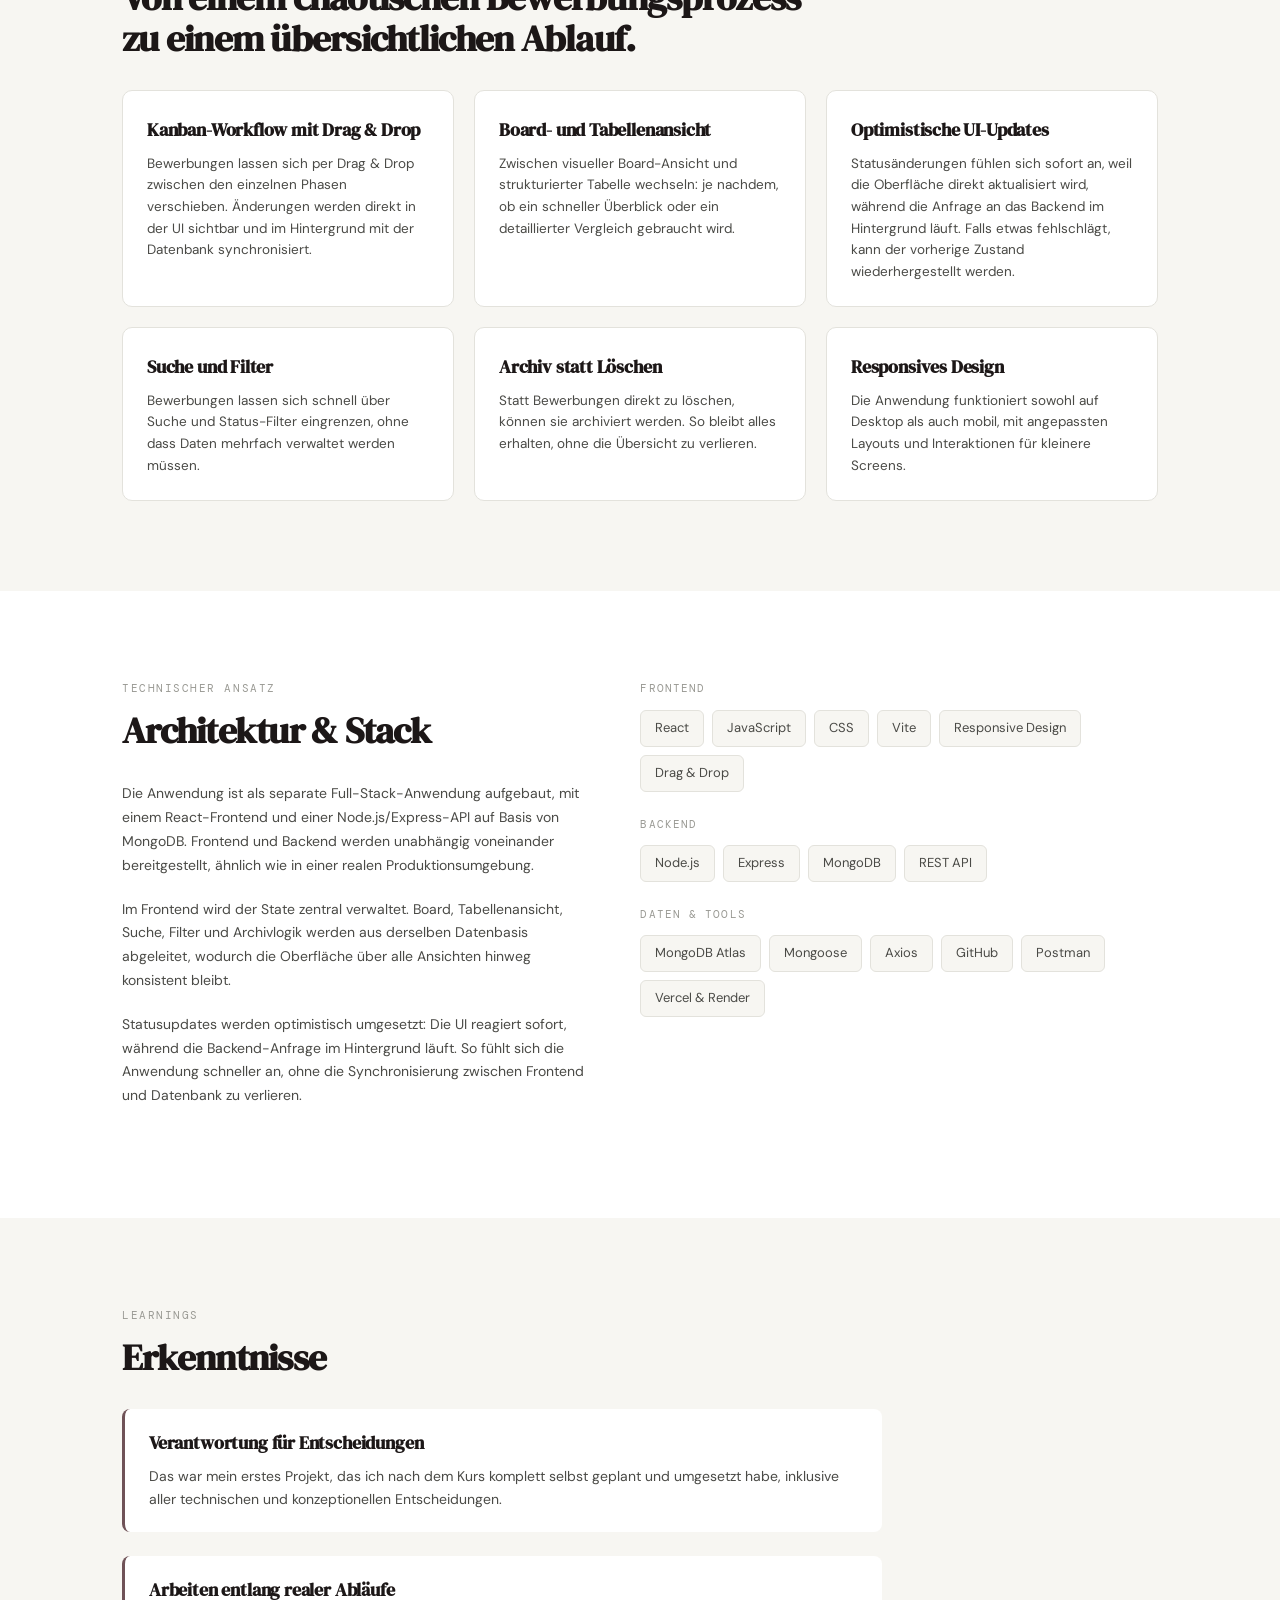
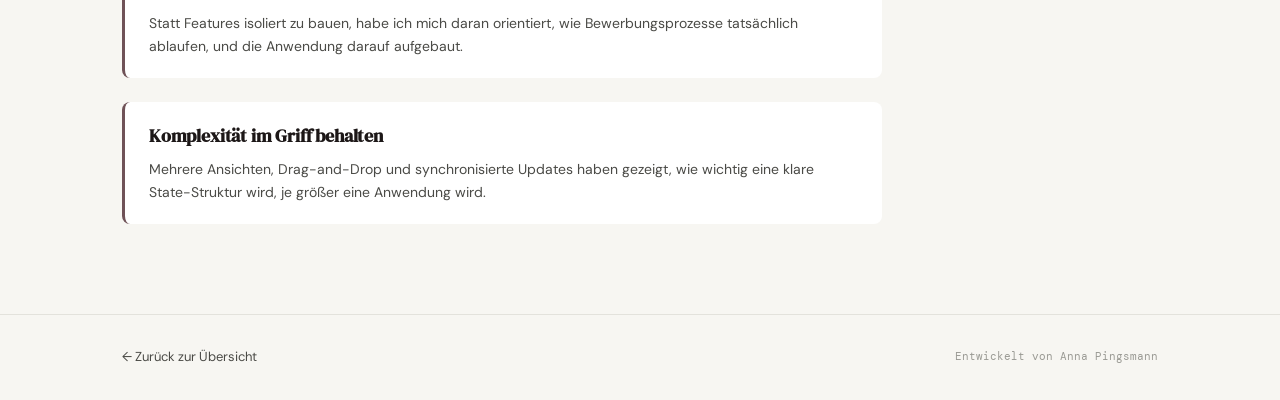
<file: projects/job-tracker/index-de.html>
<!DOCTYPE html>
<html lang="de">
    <head>
        <meta charset="UTF-8" />
        <meta name="viewport" content="width=device-width, initial-scale=1.0" />
        <title>Job Tracker | Anna Pingsmann</title>

        <link rel="preconnect" href="https://fonts.googleapis.com" />
        <link rel="preconnect" href="https://fonts.gstatic.com" crossorigin />
        <link
            href="https://fonts.googleapis.com/css2?family=DM+Serif+Display:ital@0;1&family=DM+Mono:wght@300;400;500&family=DM+Sans:ital,opsz,wght@0,9..40,300;0,9..40,400;0,9..40,500;1,9..40,300&display=swap"
            rel="stylesheet"
        />

        <link rel="stylesheet" href="../styles/global.css" />
        <link rel="icon" type="image/png" href="../../assets/favicon/favicon.png">
    </head>

    <body>
        <div class="cursor" id="cursor"></div>

        <nav id="nav">
            <div class="nav-inner">
                <a href="../../index-de.html" class="nav-logo">anna.pingsmann<span class="nav-logo-suffix">_dev</span></a>

                <div class="nav-right">
                    <a href="../../index-de.html#projects" class="nav-back">← Zurück zum Portfolio</a>
                    <div class="lang-switch">
                        <a href="index.html">EN</a>
                        <span>/</span>
                        <a href="index-de.html" class="active">DE</a>
                    </div>
                </div>
            </div>
        </nav>

        <main>
            <section id="project-header">
                <div class="container">
                    <div class="project-meta">
                        <span class="project-meta-dot"></span>
                        <span>Full-Stack-Projekt · 2026</span>
                    </div>

                    <h1 class="project-title">Job Tracker</h1>

                    <p class="project-desc">
                        Eine Full-Stack-Anwendung zur Organisation von Bewerbungen, Follow-ups und Bewerbungsphasen in einem klar strukturierten Workflow.
                        Nutzer können Bewerbungen über einen interaktiven Kanban-Workflow per Drag & Drop verwalten, in eine detaillierte Tabellenansicht wechseln, ältere Einträge archivieren und ihre Daten über eine eigene REST API und ein MongoDB-Backend synchron halten.                    
                    </p>

                    <div class="project-header-grid">
                        <div class="tech-stack">
                            <span class="tech-tag">React</span>
                            <span class="tech-tag">Node.js</span>
                            <span class="tech-tag">Express</span>
                            <span class="tech-tag">MongoDB</span>
                            <span class="tech-tag">Drag & Drop</span>
                        </div>

                        <div class="project-links">
                            <a href="https://job-tracker-five-zeta.vercel.app" class="project-link" target="_blank" rel="noopener">
                                <span class="project-link-label">Live Demo</span>
                                <span class="project-link-icon">↗</span>
                            </a>

                            <a href="https://github.com/annapgsm/job-tracker" class="project-link" target="_blank" rel="noopener">
                                <span class="project-link-label">GitHub</span>
                                <span class="project-link-icon">↗</span>
                            </a>
                        </div>
                    </div>
                </div>
            </section>

            <section id="carousel-section">
                <div class="carousel-wrapper">
                    <div class="carousel-container">
                        <div class="carousel-slides" id="carouselSlides">
                            <div class="carousel-slide">
                                <video autoplay loop muted playsinline>
                                    <source src="../../assets/projects/job-tracker/home.mp4" type="video/mp4" />
                                </video>
                            </div>

                            <div class="carousel-slide">
                                <video autoplay loop muted playsinline>
                                    <source src="../../assets/projects/job-tracker/drag.mp4" type="video/mp4" />
                                </video>
                            </div>

                            <div class="carousel-slide">
                                <img
                                    src="../../assets/projects/job-tracker/detail.png"
                                    alt="Detailansicht des Job Trackers"
                                />
                            </div>

                            <div class="carousel-slide">
                                <img
                                    src="../../assets/projects/job-tracker/list.png"
                                    alt="Tabellenansicht des Job Trackers"
                                />
                            </div>
                        </div>

                        <button class="carousel-btn carousel-btn-prev" id="prevBtn" aria-label="Vorheriger Screenshot">
                            «
                        </button>

                        <button class="carousel-btn carousel-btn-next" id="nextBtn" aria-label="Nächster Screenshot">
                            »
                        </button>
                    </div>

                    <div class="carousel-thumbnails" id="carouselThumbnails">
                        <button class="carousel-thumb active" data-index="0">
                            <img
                                src="../../assets/projects/job-tracker/home.png"
                                alt="Thumbnail der Job Tracker Übersicht"
                            />
                        </button>

                        <button class="carousel-thumb" data-index="1">
                            <img
                                src="../../assets/projects/job-tracker/drag.png"
                                alt="Thumbnail der Board-Ansicht des Job Trackers"
                            />
                        </button>

                        <button class="carousel-thumb" data-index="2">
                            <img
                                src="../../assets/projects/job-tracker/detail.png"
                                alt="Thumbnail der Detailansicht des Job Trackers"
                            />
                        </button>

                        <button class="carousel-thumb" data-index="3">
                            <img
                                src="../../assets/projects/job-tracker/list.png"
                                alt="Thumbnail der Tabellenansicht des Job Trackers"
                            />
                        </button>
                    </div>
                </div>
            </section>

            <section id="features">
                <div class="container">
                    <span class="section-label">Funktionen</span>
                    <h2 class="section-title">Von einem chaotischen Bewerbungsprozess <br/>zu einem übersichtlichen Ablauf.</h2>

                    <div class="features-grid">
                        <article class="feature-card">
                            <h3 class="feature-title">Kanban-Workflow mit Drag & Drop</h3>
                            <p class="feature-desc">
                                Bewerbungen lassen sich per Drag & Drop zwischen den einzelnen Phasen verschieben. Änderungen werden direkt in der UI sichtbar und im Hintergrund mit der Datenbank synchronisiert.
                            </p>
                        </article>

                        <article class="feature-card">
                            <h3 class="feature-title">Board- und Tabellenansicht</h3>
                            <p class="feature-desc">
                                Zwischen visueller Board-Ansicht und strukturierter Tabelle wechseln: je nachdem, ob ein schneller Überblick oder ein detaillierter Vergleich gebraucht wird.
                            </p>
                        </article>

                        <article class="feature-card">
                            <h3 class="feature-title">Optimistische UI-Updates</h3>
                            <p class="feature-desc">
                                Statusänderungen fühlen sich sofort an, weil die Oberfläche direkt aktualisiert wird, während die Anfrage an das Backend im Hintergrund läuft. 
                                Falls etwas fehlschlägt, kann der vorherige Zustand wiederhergestellt werden.
                            </p>
                        </article>

                        <article class="feature-card">
                            <h3 class="feature-title">Suche und Filter</h3>
                            <p class="feature-desc">
                                Bewerbungen lassen sich schnell über Suche und Status-Filter eingrenzen, ohne dass Daten mehrfach verwaltet werden müssen.
                            </p>
                        </article>

                        <article class="feature-card">
                            <h3 class="feature-title">Archiv statt Löschen</h3>
                            <p class="feature-desc">
                                Statt Bewerbungen direkt zu löschen, können sie archiviert werden. So bleibt alles erhalten, ohne die Übersicht zu verlieren.                            
                            </p>
                        </article>

                        <article class="feature-card">
                            <h3 class="feature-title">Responsives Design</h3>
                            <p class="feature-desc">
                                Die Anwendung funktioniert sowohl auf Desktop als auch mobil, mit angepassten Layouts und Interaktionen für kleinere Screens.
                            </p>
                        </article>
                    </div>
                </div>
            </section>

            <section id="tech">
                <div class="container">
                    <div class="tech-grid">
                        <div>
                            <span class="section-label">Technischer Ansatz</span>
                            <h2 class="section-title">Architektur & Stack</h2>

                            <div class="tech-content">
                                <p>
                                    Die Anwendung ist als separate Full-Stack-Anwendung aufgebaut, mit einem React-Frontend und einer Node.js/Express-API auf Basis von MongoDB. 
                                    Frontend und Backend werden unabhängig voneinander bereitgestellt, ähnlich wie in einer realen Produktionsumgebung.
                                </p>

                                <p>
                                    Im Frontend wird der State zentral verwaltet. Board, Tabellenansicht, Suche, Filter und Archivlogik werden aus derselben Datenbasis abgeleitet, wodurch die Oberfläche über alle Ansichten hinweg konsistent bleibt.
                                </p>

                                <p>
                                   Statusupdates werden optimistisch umgesetzt: Die UI reagiert sofort, während die Backend-Anfrage im Hintergrund läuft. So fühlt sich die Anwendung schneller an, ohne die Synchronisierung zwischen Frontend und Datenbank zu verlieren. 
                                </p>
                            </div>
                        </div>

                        <div class="tech-stack-detail">
                            <div>
                                <div class="tech-group-label">Frontend</div>
                                <div class="tech-items">
                                    <span class="tech-item">React</span>
                                    <span class="tech-item">JavaScript</span>
                                    <span class="tech-item">CSS</span>
                                    <span class="tech-item">Vite</span>
                                    <span class="tech-item">Responsive Design</span>
                                    <span class="tech-item">Drag & Drop</span>
                                </div>
                            </div>

                            <div>
                                <div class="tech-group-label">Backend</div>
                                <div class="tech-items">
                                    <span class="tech-item">Node.js</span>
                                    <span class="tech-item">Express</span>
                                    <span class="tech-item">MongoDB</span>
                                    <span class="tech-item">REST API</span>
                                </div>
                            </div>

                            <div>
                                <div class="tech-group-label">Daten & Tools</div>
                                <div class="tech-items">
                                    <span class="tech-item">MongoDB Atlas</span>
                                    <span class="tech-item">Mongoose</span>
                                    <span class="tech-item">Axios</span>
                                    <span class="tech-item">GitHub</span>
                                    <span class="tech-item">Postman</span>
                                    <span class="tech-item">Vercel & Render</span>
                                </div>
                            </div>
                        </div>
                    </div>
                </div>
            </section>

            <section id="learnings">
                <div class="container">
                    <span class="section-label">Learnings</span>
                    <h2 class="section-title">Erkenntnisse</h2>

                    <div class="learnings-list">
                        <article class="learning-item">
                            <h3 class="learning-title">Verantwortung für Entscheidungen</h3>
                            <p class="learning-text">
                                Das war mein erstes Projekt, das ich nach dem Kurs komplett selbst geplant und umgesetzt habe, inklusive aller technischen und konzeptionellen Entscheidungen.
                            </p>
                        </article>

                        <article class="learning-item">
                            <h3 class="learning-title">Arbeiten entlang realer Abläufe</h3>
                            <p class="learning-text">
                                Statt Features isoliert zu bauen, habe ich mich daran orientiert, wie Bewerbungsprozesse tatsächlich ablaufen, und die Anwendung darauf aufgebaut.
                            </p>
                        </article>

                        <article class="learning-item">
                            <h3 class="learning-title">Komplexität im Griff behalten</h3>
                            <p class="learning-text">
                                Mehrere Ansichten, Drag-and-Drop und synchronisierte Updates haben gezeigt, wie wichtig eine klare State-Struktur wird, je größer eine Anwendung wird.
                            </p>
                        </article>
                    </div>
                </div>
            </section>
        </main>

        <footer>
            <div class="footer-inner">
                <a href="../../index-de.html#projects" class="footer-back">← Zurück zur Übersicht</a>
                <span class="footer-credits">Entwickelt von Anna Pingsmann</span>
            </div>
        </footer>

        <script src="../script.js"></script>
    </body>
</html>
</file>
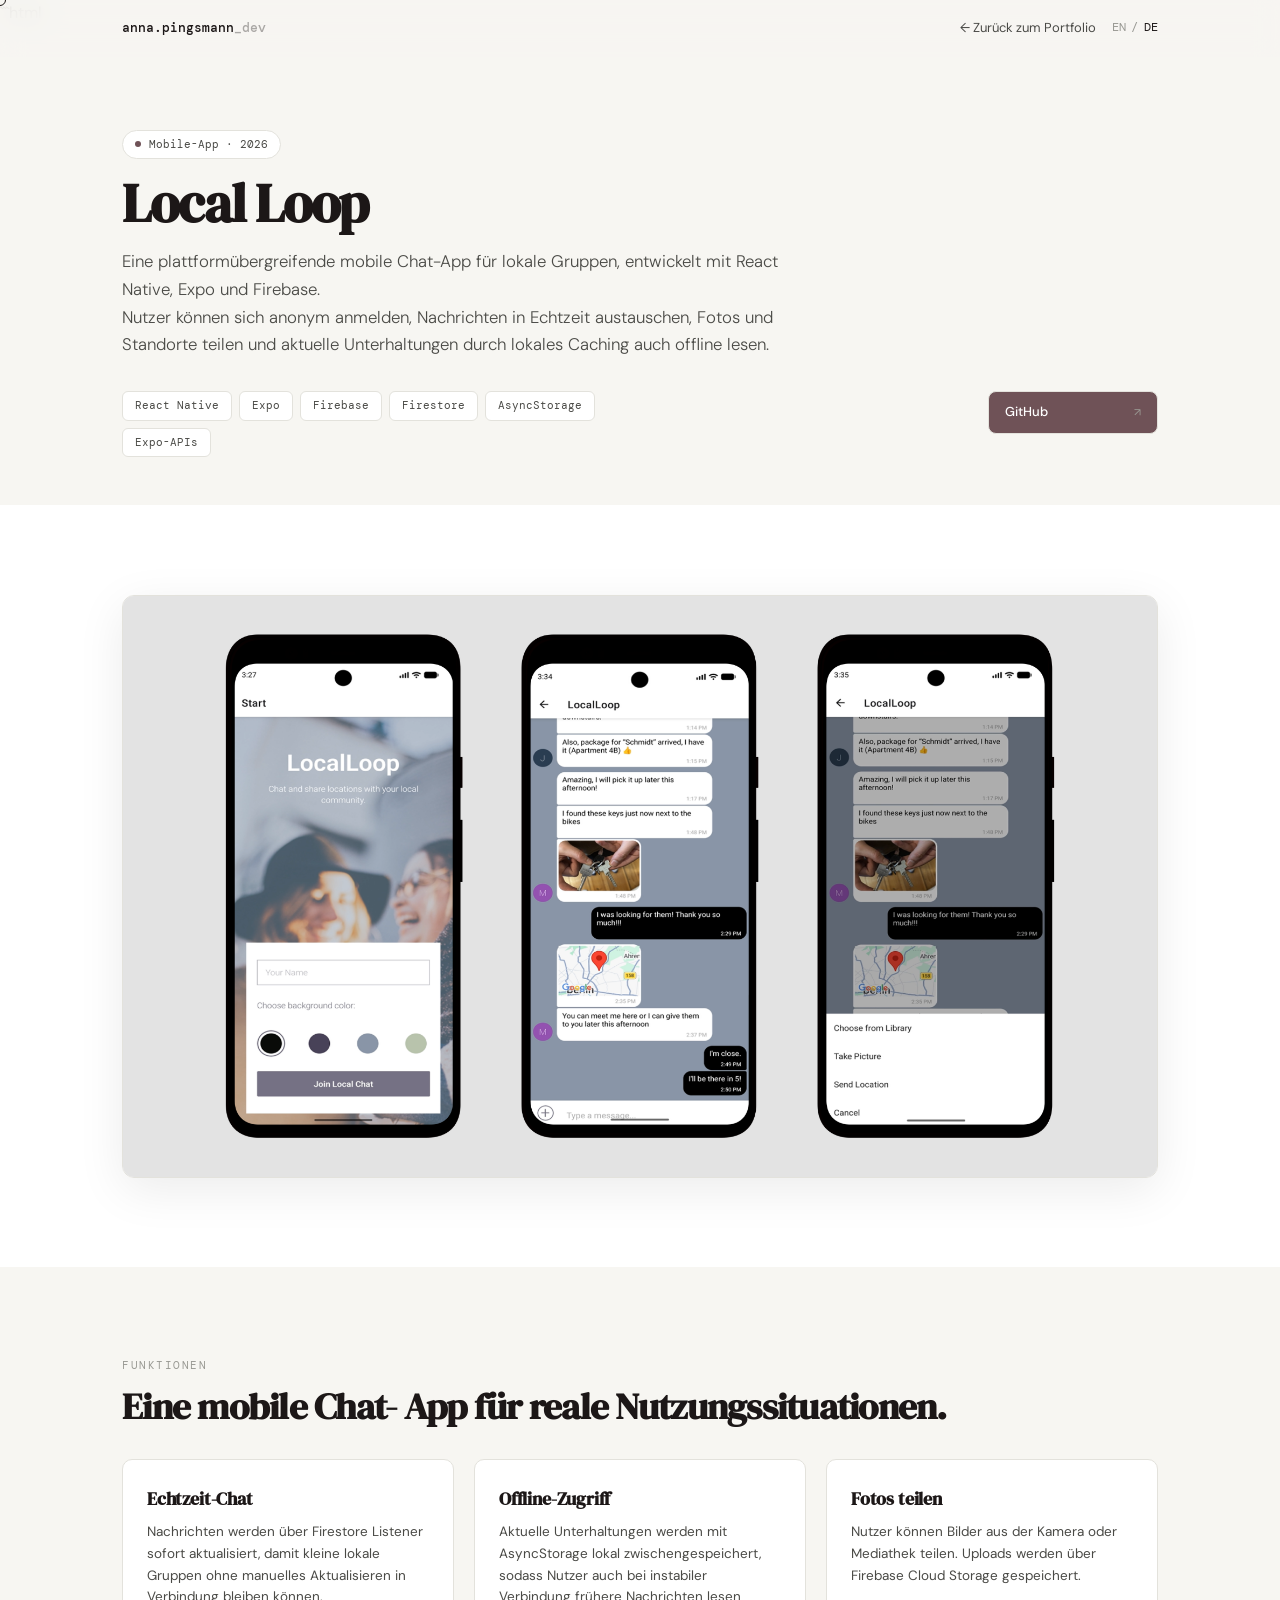
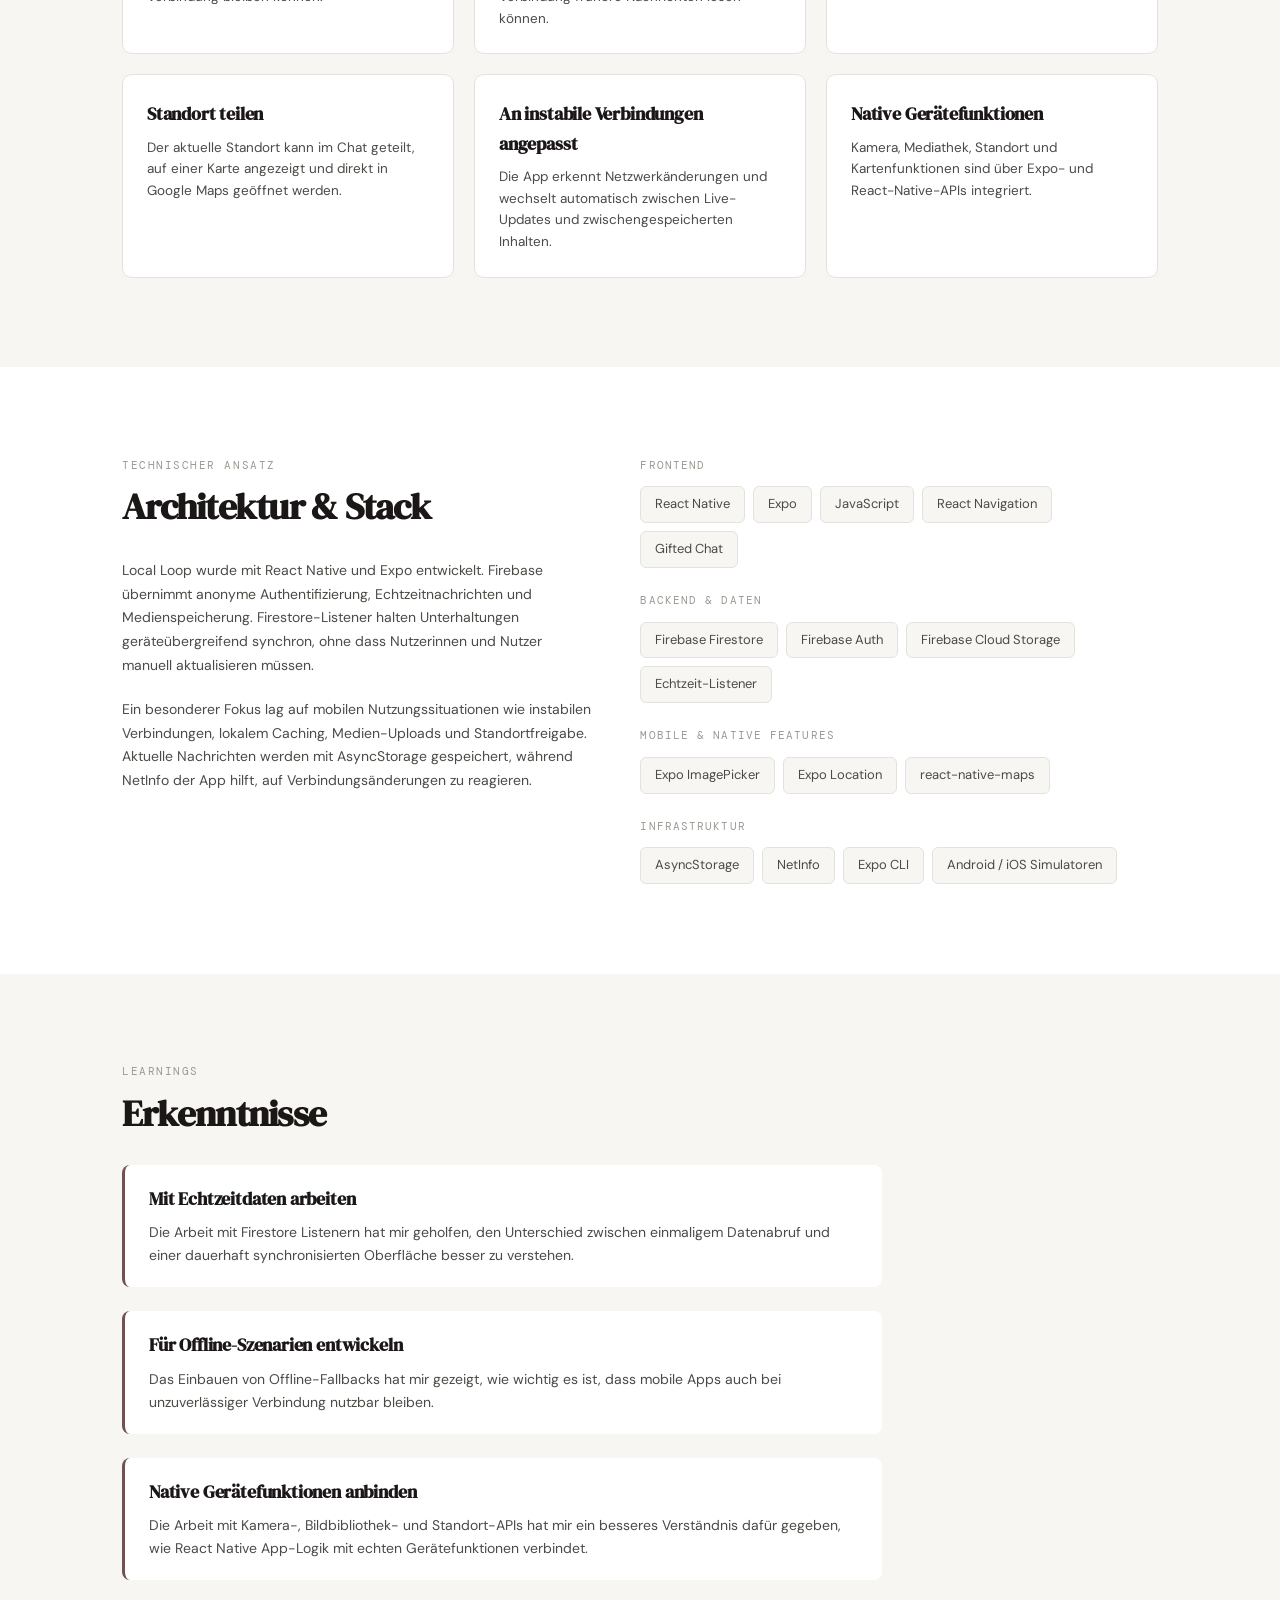
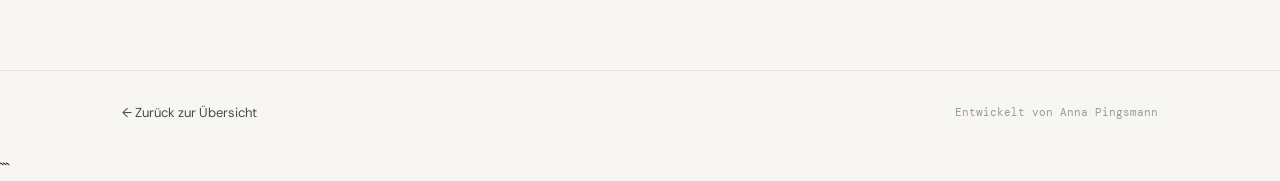
<file: projects/localloop/index-de.html>
```html
<!DOCTYPE html>
<html lang="de">
    <head>
        <meta charset="UTF-8" />
        <meta name="viewport" content="width=device-width, initial-scale=1.0" />
        <title>Local Loop | Anna Pingsmann</title>

        <link rel="preconnect" href="https://fonts.googleapis.com" />
        <link rel="preconnect" href="https://fonts.gstatic.com" crossorigin />
        <link
            href="https://fonts.googleapis.com/css2?family=DM+Serif+Display:ital@0;1&family=DM+Mono:wght@300;400;500&family=DM+Sans:ital,opsz,wght@0,9..40,300;0,9..40,400;0,9..40,500;1,9..40,300&display=swap"
            rel="stylesheet"
        />

        <link rel="stylesheet" href="../styles/global.css"/>
        <link rel="icon" type="image/png" href="../../assets/favicon/favicon.png">

    </head>

    <body>
        <div class="cursor" id="cursor"></div>

        <nav id="nav">
            <div class="nav-inner">
                <a href="../../index-de.html" class="nav-logo">anna.pingsmann<span class="nav-logo-suffix">_dev</span></a>

                <div class="nav-right">
                    <a href="../../index-de.html#projects" class="nav-back">← Zurück zum Portfolio</a>
                    <div class="lang-switch">
                        <a href="index.html">EN</a>
                        <span>/</span>
                        <a href="index-de.html" class="active">DE</a>
                    </div>
                </div>
            </div>
        </nav>

        <main>
            <section id="project-header">
                <div class="container">
                    <div class="project-meta">
                        <span class="project-meta-dot"></span>
                        <span>Mobile-App · 2026</span>
                    </div>

                    <h1 class="project-title">Local Loop</h1>

                    <p class="project-desc">
                        Eine plattformübergreifende mobile Chat-App für lokale Gruppen, entwickelt mit React Native, Expo und Firebase. </br>
                        Nutzer können sich anonym anmelden, Nachrichten in Echtzeit austauschen, Fotos und Standorte teilen und aktuelle Unterhaltungen durch lokales Caching auch offline lesen.    
                    </p>

                    <div class="project-header-grid">
                        <div class="tech-stack">
                            <span class="tech-tag">React Native</span>
                            <span class="tech-tag">Expo</span>
                            <span class="tech-tag">Firebase</span>
                            <span class="tech-tag">Firestore</span>
                            <span class="tech-tag">AsyncStorage</span>
                            <span class="tech-tag">Expo-APIs</span>
                        </div>

                        <div class="project-links">
                            <a href="https://github.com/annapgsm/localLoop" class="project-link" target="_blank" rel="noopener">
                                <span class="project-link-label">GitHub</span>
                                <span class="project-link-icon">↗</span>
                            </a>
                        </div>
                    </div>
                </div>
            </section>

            <section id="carousel-section">
                <div class="carousel-wrapper">
                    <div class="carousel-container">
                        <div class="carousel-single">
                            <img
                                src="../../assets/projects/localloop/mockup_detail.png"
                                alt="Vorschau der Local Loop Chat-App"
                            />
                        </div>
                    </div>
                </div>
            </section>

            <section id="features">
                <div class="container">
                    <span class="section-label">Funktionen</span>
                    <h2 class="section-title">Eine mobile Chat- App für reale Nutzungssituationen.</h2>

                    <div class="features-grid">
                        <article class="feature-card">
                            <h3 class="feature-title">Echtzeit-Chat</h3>
                            <p class="feature-desc">
                                Nachrichten werden über Firestore Listener sofort aktualisiert, damit kleine lokale Gruppen ohne manuelles Aktualisieren in Verbindung bleiben können.
                            </p>
                        </article>

                        <article class="feature-card">
                            <h3 class="feature-title">Offline-Zugriff</h3>
                            <p class="feature-desc">
                                Aktuelle Unterhaltungen werden mit AsyncStorage lokal zwischengespeichert, sodass Nutzer auch bei instabiler Verbindung frühere Nachrichten lesen können.
                            </p>
                        </article>

                        <article class="feature-card">
                            <h3 class="feature-title">Fotos teilen</h3>
                            <p class="feature-desc">
                                Nutzer können Bilder aus der Kamera oder Mediathek teilen. Uploads werden über Firebase Cloud Storage gespeichert. 
                            </p>
                        </article>

                        <article class="feature-card">
                            <h3 class="feature-title">Standort teilen</h3>
                            <p class="feature-desc">
                                Der aktuelle Standort kann im Chat geteilt, auf einer Karte angezeigt und direkt in Google Maps geöffnet werden.
                            </p>
                        </article>

                        <article class="feature-card">
                            <h3 class="feature-title">An instabile Verbindungen angepasst</h3>
                            <p class="feature-desc">
                                Die App erkennt Netzwerkänderungen und wechselt automatisch zwischen Live-Updates und zwischengespeicherten Inhalten.
                            </p>
                        </article>

                        <article class="feature-card">
                            <h3 class="feature-title">Native Gerätefunktionen</h3>
                            <p class="feature-desc">
                                Kamera, Mediathek, Standort und Kartenfunktionen sind über Expo- und React-Native-APIs integriert.
                            </p>
                        </article>
                    </div>
                </div>
            </section>

            <section id="tech">
                <div class="container">
                    <div class="tech-grid">
                        <div>
                            <span class="section-label">Technischer Ansatz</span>
                            <h2 class="section-title">Architektur & Stack</h2>

                            <div class="tech-content">
                                <p>
                                    Local Loop wurde mit React Native und Expo entwickelt. Firebase übernimmt anonyme Authentifizierung, Echtzeitnachrichten und Medienspeicherung. Firestore-Listener halten Unterhaltungen geräteübergreifend synchron, ohne dass Nutzerinnen und Nutzer manuell aktualisieren müssen.
                                </p>

                                <p>
                                    Ein besonderer Fokus lag auf mobilen Nutzungssituationen wie instabilen Verbindungen, lokalem Caching, Medien-Uploads und Standortfreigabe. Aktuelle Nachrichten werden mit AsyncStorage gespeichert, während NetInfo der App hilft, auf Verbindungsänderungen zu reagieren.
                                </p>
                            </div>
                        </div>

                        <div class="tech-stack-detail">
                            <div>
                                <div class="tech-group-label">Frontend</div>
                                <div class="tech-items">
                                    <span class="tech-item">React Native</span>
                                    <span class="tech-item">Expo</span>
                                    <span class="tech-item">JavaScript</span>
                                    <span class="tech-item">React Navigation</span>
                                    <span class="tech-item">Gifted Chat</span>
                                </div>
                            </div>

                            <div>
                                <div class="tech-group-label">Backend & Daten</div>
                                <div class="tech-items">
                                    <span class="tech-item">Firebase Firestore</span>
                                    <span class="tech-item">Firebase Auth</span>
                                    <span class="tech-item">Firebase Cloud Storage</span>
                                    <span class="tech-item">Echtzeit-Listener</span>
                                </div>
                            </div>

                            <div>
                                <div class="tech-group-label">Mobile & Native Features</div>
                                <div class="tech-items">
                                    <span class="tech-item">Expo ImagePicker</span>
                                    <span class="tech-item">Expo Location</span>
                                    <span class="tech-item">react-native-maps</span>
                                </div>
                            </div>

                            <div>
                                <div class="tech-group-label">Infrastruktur</div>
                                <div class="tech-items">
                                    <span class="tech-item">AsyncStorage</span>
                                    <span class="tech-item">NetInfo</span>
                                    <span class="tech-item">Expo CLI</span>
                                    <span class="tech-item">Android / iOS Simulatoren</span>
                                </div>
                            </div>
                        </div>
                    </div>
                </div>
            </section>

            <section id="learnings">
                <div class="container">
                    <span class="section-label">Learnings</span>
                    <h2 class="section-title">Erkenntnisse</h2>

                    <div class="learnings-list">
                        <article class="learning-item">
                            <h3 class="learning-title">Mit Echtzeitdaten arbeiten</h3>
                            <p class="learning-text">
                                Die Arbeit mit Firestore Listenern hat mir geholfen, den Unterschied zwischen einmaligem Datenabruf und einer dauerhaft synchronisierten Oberfläche besser zu verstehen.
                            </p>
                        </article>

                        <article class="learning-item">
                            <h3 class="learning-title">Für Offline-Szenarien entwickeln</h3>
                            <p class="learning-text">
                                Das Einbauen von Offline-Fallbacks hat mir gezeigt, wie wichtig es ist, dass mobile Apps auch bei unzuverlässiger Verbindung nutzbar bleiben.
                            </p>
                        </article>

                        <article class="learning-item">
                            <h3 class="learning-title">Native Gerätefunktionen anbinden</h3>
                            <p class="learning-text">
                                Die Arbeit mit Kamera-, Bildbibliothek- und Standort-APIs hat mir ein besseres Verständnis dafür gegeben, wie React Native App-Logik mit echten Gerätefunktionen verbindet.
                            </p>
                        </article>
                    </div>
                </div>
            </section>
        </main>

        <footer>
            <div class="footer-inner">
                <a href="../../index-de.html#projects" class="footer-back">← Zurück zur Übersicht</a>
                <span class="footer-credits">Entwickelt von Anna Pingsmann</span>
            </div>
        </footer>

        <script src="../script.js"></script>
    </body>
</html>
```
</file>
<file: styles.css>
/* =========================================================
   1. RESET + DESIGN TOKENS
   - Basic reset
   - Global colors, fonts, spacing variables
   ========================================================= */

*,
*::before,
*::after {
    box-sizing: border-box;
    margin: 0;
    padding: 0;
}

:root {
    --bg: #f7f6f2;
    --surface: #ffffff;
    --ink: #1c1717;
    --ink-2: #4a4a46;
    --ink-3: #9a9a94;
    --rule: #e3e2dc;

    --accent: #6f5257;
    --accent-muted: #f2e4dc;
    --accent-text: #8a3e22;

    --green: #1c7a50;
    --green-bg: #e8f5ee;

    --amber: #92600a;
    --amber-bg: #fdf3e0;

    --blue: #1a4a8a;
    --blue-bg: #e8f0fc;

    --serif: "DM Serif Display", Georgia, serif;
    --sans: "DM Sans", system-ui, sans-serif;
    --mono: "DM Mono", "Courier New", monospace;

    --max: 1100px;
    --gap: clamp(1rem, 4vw, 2rem);
    --section-py: clamp(3.5rem, 7vw, 6rem);
}

html {
    scroll-behavior: smooth;
}

body {
    background: var(--bg);
    color: var(--ink);
    font-family: var(--sans);
    font-size: 16px;
    line-height: 1.6;
    -webkit-font-smoothing: antialiased;
    overflow-x: hidden;
}

a {
    color: inherit;
    text-decoration: none;
}

img {
    display: block;
    width: 100%;
    max-width: 100%;
}

/* =========================================================
   2. GLOBAL LAYOUT HELPERS
   - Shared container
   - Shared section spacing
   ========================================================= */

.container {
    max-width: var(--max);
    margin: 0 auto;
    padding: 0 var(--gap);
}

section {
    padding: var(--section-py) 0;
}

/* =========================================================
   3. CUSTOM CURSOR
   - Small custom cursor for desktop
   - Keep subtle so it feels refined, not gimmicky
   ========================================================= */

.cursor {
    width: 12px;
    height: 12px;
    border: 1.5px solid var(--ink);
    border-radius: 50%;
    position: fixed;
    top: 0;
    left: 0;
    pointer-events: none;
    z-index: 9999;
    transition: transform 0.15s ease;
    transform: translate(-50%, -50%);
    mix-blend-mode: multiply;
}

/* =========================================================
   4. NAVIGATION
   - Sticky top nav
   - Name/logo
   - Nav links and CTA button
   ========================================================= */

nav {
    position: fixed;
    top: 0;
    left: 0;
    right: 0;
    z-index: 100;
    background: color-mix(in srgb, var(--bg) 90%, transparent);
    backdrop-filter: blur(12px);
    -webkit-backdrop-filter: blur(12px);
    border-bottom: 1px solid transparent;
    transition: border-color 0.3s;
}

nav.scrolled {
    border-color: var(--rule);
}

.nav-inner {
    max-width: var(--max);
    margin: 0 auto;
    padding: 0 var(--gap);
    height: 56px;
    display: flex;
    align-items: center;
    justify-content: space-between;
}

.nav-logo {
    font-family: var(--mono);
    font-size: 13px;
    font-weight: 500;
    color: var(--ink);
    letter-spacing: -0.01em;
}

.nav-logo-suffix {
    opacity: 0.35;
}

.nav-links {
    display: flex;
    align-items: center;
    gap: 2rem;
    list-style: none;
}

.nav-links a {
    font-size: 13px;
    color: var(--ink-2);
    transition: color 0.15s;
    font-weight: 400;
}

.nav-links a:hover {
    color: var(--ink);
}

.nav-cv {
    position: relative;
    font-family: var(--mono);
    color: var(--ink-2) !important;
    padding-bottom: 2px;
}

.nav-cv:hover {
    color: var(--accent) !important;
}

.nav-links > li:not(.lang-switch) > a:not(.nav-cta) {
    position: relative;
    padding-bottom: 3px;
}

.nav-links > li:not(.lang-switch) > a:not(.nav-cta)::after {
    content: "";
    position: absolute;
    left: 0;
    bottom: 0;

    width: 100%;
    height: 1px;
    background: var(--accent);

    transform: scaleX(0);
    transform-origin: left;
    transition: transform 0.2s ease;
}

.nav-links > li:not(.lang-switch) > a:not(.nav-cta):hover::after {
    transform: scaleX(1);
}


.nav-cta {
    display: inline-flex;
    align-items: center;
    gap: 6px;
    padding: 7px 16px;
    background: var(--accent);
    color: #fff !important;
    border-radius: 6px;
    font-size: 13px;
    font-weight: 500;
    transition: opacity 0.15s;
}

.nav-cta:hover {
    opacity: 0.85;
}

.mobile-menu-btn,
.mobile-nav-links {
    display: none;
}

@media (max-width: 768px) {
    .nav-links {
        display: none;
    }

    .mobile-menu-btn {
        display: flex;
        flex-direction: column;
        justify-content: center;
        gap: 5px;
        width: 36px;
        height: 36px;
        background: transparent;
        border: 1px solid var(--rule);
        border-radius: 8px;
        cursor: pointer;
        z-index: 200;
    }

    .mobile-menu-btn span {
        width: 16px;
        height: 1px;
        background: var(--ink);
        display: block;
        margin: 0 auto;
    }

    .mobile-nav-links {
        position: fixed;
        top: 64px;
        left: 0;
        right: 0;

        display: none;
        flex-direction: column;
        align-items: center;

        gap: 0.4rem;
        padding: 1.5rem 0;

        background: var(--bg);
        border-bottom: 1px solid var(--rule);

        list-style: none;
        z-index: 150;
    }

    .mobile-nav-links.active {
        display: flex;
    }


    .mobile-nav-links a {
        color: var(--ink);
        font-size: 1rem;
        font-family: var(--sans);
    }

    .mobile-lang-switch {
        display: flex;
        align-items: center;
        gap: 0.35rem;
        margin-top: 0.15rem;
        font-family: var(--mono);
        font-size: 12px;
        color: var(--ink-3);
    }

    .mobile-lang-switch a {
        font-family: var(--mono);
        font-size: 12px;
        color: var(--ink-3);
    }

    .mobile-lang-switch a.active {
        color: var(--ink);
    }
}

.lang-switch {
    display: flex;
    align-items: center;
    gap: 0.35rem;
    font-family: var(--mono);
    font-size: 12px;
    color: var(--ink-3);
}

.lang-switch a {
    color: var(--ink-3);
    transition: color 0.15s;
}

.lang-switch a:hover,
.lang-switch a.active {
    color: var(--ink);
}

/* =========================================================
   5. HERO SECTION
   - Intro section at the top
   - Status pill, headline, paragraph, action buttons
   - Decorative grid background
   ========================================================= */

#hero {
    padding-top: calc(56px + clamp(2.5rem, 5vw, 4rem));
    padding-bottom: clamp(2.5rem, 5vw, 4rem);
    position: relative;
    overflow: hidden;
}

.hero-grid-bg {
    position: absolute;
    inset: 0;
    background-image:
        linear-gradient(var(--rule) 1px, transparent 1px),
        linear-gradient(90deg, var(--rule) 1px, transparent 1px);
    background-size: 64px 64px;
    mask-image: radial-gradient(ellipse 80% 60% at 50% 0%, black 30%, transparent 80%);
    -webkit-mask-image: radial-gradient(ellipse 80% 60% at 50% 0%, black 30%, transparent 80%);
    opacity: 0.6;
}

.hero-inner {
    position: relative;
    z-index: 2;
}

.hero-status {
    display: inline-flex;
    align-items: center;
    gap: 8px;
    padding: 5px 12px;
    background: var(--surface);
    border: 1px solid var(--rule);
    border-radius: 100px;
    margin-bottom: 1.25rem;
    opacity: 0;
    animation: fadeUp 0.6s 0.1s forwards;
}

.hero-status-dot {
    width: 7px;
    height: 7px;
    border-radius: 50%;
    background: var(--accent);
    animation: pulse 2.5s infinite;
}

.hero-status span {
    font-family: var(--mono);
    font-size: 11px;
    color: var(--ink-2);
}

.hero-headline {
    max-width: 700px;
    margin-bottom: 1.1rem;
    opacity: 0;
    animation: fadeUp 0.6s 0.2s forwards;
    font-family: var(--serif);
    font-size: clamp(2rem, 5vw, 3.2rem);
    line-height: 1.06;
    letter-spacing: -0.02em;
    color: var(--ink);
}

.hero-headline em {
    font-style: italic;
    color: var(--accent);
}

.hero-sub {
    max-width: 520px;
    font-size: 1rem;
    color: var(--ink-2);
    line-height: 1.7;
    margin-bottom: 2rem;
    font-weight: 300;
    opacity: 0;
    animation: fadeUp 0.6s 0.3s forwards;
}

.hero-meta {
    margin-top: 1.25rem;
    margin-bottom: 1.25rem;
    font-size: 12px;
    letter-spacing: 0.02em;
    color: var(--ink-3);
    opacity: 0;
    animation: fadeUp 0.6s 0.5s forwards;
}

.hero-actions {
    margin-top: 1.25rem;
    display: flex;
    align-items: center;
    gap: 1rem;
    flex-wrap: wrap;
    opacity: 0;
    animation: fadeUp 0.6s 0.4s forwards;
}

/* =========================================================
   6. BUTTONS
   - Primary and secondary hero buttons
   ========================================================= */

.btn-primary {
    display: inline-flex;
    align-items: center;
    gap: 8px;
    padding: 11px 24px;
    background: var(--accent);
    color: #fff;
    border-radius: 8px;
    font-size: 14px;
    font-weight: 500;
    transition: opacity 0.15s, transform 0.15s;
    letter-spacing: -0.01em;
}

.btn-primary:hover {
    opacity: 0.85;
    transform: translateY(-1px);
}

.btn-secondary {
    display: inline-flex;
    align-items: center;
    gap: 8px;
    padding: 11px 22px;
    background: transparent;
    color: var(--ink-2);
    border: 1px solid var(--rule);
    border-radius: 8px;
    font-size: 14px;
    font-weight: 400;
    transition: border-color 0.15s, color 0.15s, transform 0.15s;
}

.btn-secondary:hover {
    border-color: var(--ink-3);
    color: var(--ink);
    transform: translateY(-1px);
}

.btn-cv {
    background: var(--surface);
    color: var(--ink);
    border-color: rgba(28, 23, 23, 0.25);
    box-shadow: 0 3px 12px rgba(28, 23, 23, 0.05);
    font-weight: 500;
}

.btn-cv:hover {
    color: var(--accent);
    border-color: var(--accent);
    background: var(--surface);
    box-shadow: 0 5px 18px rgba(28, 23, 23, 0.08);
}
/* =========================================================
   8. SHARED SECTION HEADERS
   - Reused in projects and potentially other sections
   ========================================================= */

.section-header {
    display: flex;
    align-items: flex-end;
    justify-content: space-between;
    margin-bottom: 2.5rem;
    gap: 1rem;
    flex-wrap: wrap;
}

.section-header-left {
    display: flex;
    flex-direction: column;
    gap: 0.5rem;
}

.section-label {
    font-family: var(--mono);
    font-size: 11px;
    letter-spacing: 0.14em;
    text-transform: uppercase;
    color: var(--ink-3);
}

.section-title {
    font-family: var(--serif);
    font-size: clamp(1.5rem, 2.5vw, 2.2rem);
    line-height: 1.1;
    letter-spacing: -0.02em;
}

/* =========================================================
   9. PROJECTS SECTION
   - Project grid layout
   - Cards, screenshots, tags, links, badges
   ========================================================= */

#projects {
    background: var(--surface);
}

.projects-grid {
    display: grid;
    grid-template-columns: 1fr 1fr;
    gap: 1rem;
}

.project-card {
    background: var(--bg);
    border: 1px solid var(--rule);
    border-radius: 12px;
    overflow: hidden;
    position: relative;
    transition: border-color 0.2s, transform 0.2s, box-shadow 0.2s;
    display: flex;
    flex-direction: column;
    transform-origin: center;
}

.project-card:hover {
    transform: translateY(-2px) scale(1.015);
    box-shadow: 0 8px 32px rgba(184, 92, 56, 0.1);
}

.project-card.featured {
    grid-column: 1 / -1;
    flex-direction: row;
}

.card-preview {
    background: var(--bg);
    position: relative;
    overflow: hidden;
    flex-shrink: 0;
    aspect-ratio: 16 / 9;
    border-right: 1px solid var(--rule);
}

.project-card.featured .card-preview {
    width: 50%;
    height: auto;
}

.project-card:not(.featured) .card-preview {
    width: 100%;
    height: auto;
}

.project-image {
    width: 100%;
    height: 100%;
    object-fit: cover;
    object-position: top center;
    transition: transform 0.35s ease;
    display: block;
}

.project-card:hover .project-image {
    transform: scale(1.02);
}

.card-body {
    padding: 1.25rem 1.5rem;
    flex: 1;
    display: flex;
    flex-direction: column;
    justify-content: space-between;
    gap: 1rem;
}

.project-card.featured .card-body {
    padding: 2rem;
}

.card-tags {
    display: flex;
    flex-wrap: wrap;
    gap: 6px;
}

.card-tags-large {
    margin-bottom: 12px;
}

.card-tags-small {
    margin-bottom: 10px;
}

.tag {
    font-family: var(--mono);
    font-size: 11px;
    padding: 3px 9px;
    border-radius: 4px;
    border: 1px solid var(--rule);
    color: var(--ink-3);
    background: var(--surface);
}

.card-title {
    font-family: var(--serif);
    font-size: 1.3rem;
    letter-spacing: -0.02em;
    line-height: 1.1;
    margin-bottom: 6px;
}

.project-card.featured .card-title {
    font-size: 1.75rem;
}

.card-desc {
    font-size: 13.5px;
    color: var(--ink-2);
    line-height: 1.6;
}

.card-foot {
    display: flex;
    align-items: center;
    justify-content: space-between;
    gap: 1rem;
    flex-wrap: wrap;
    padding-top: 1rem;
    border-top: 1px solid var(--rule);
}

.card-links {
    display: flex;
    align-items: center;
    gap: 1rem;
    flex-wrap: wrap;
}

.card-link {
    font-family: var(--mono);
    font-size: 11px;
    color: var(--ink-3);
    position: relative;
    z-index: 2;
    display: inline-flex;
    align-items: center;
    gap: 5px;
    transition: color 0.15s, gap 0.2s;
}


.card-link:hover {
    color: var(--accent);
    gap: 9px;
}

.card-badge {
    font-family: var(--mono);
    font-size: 10px;
    padding: 3px 8px;
    border-radius: 4px;
}

.badge-green {
    background: var(--green-bg);
    color: var(--green);
}

.badge-amber {
    background: var(--amber-bg);
    color: var(--amber);
}

.badge-blue {
    background: var(--blue-bg);
    color: var(--blue);
}
/* =========================================================
   CLICKABLE PROJECT CARDS
   - Invisible overlay link makes the full card clickable
   - Individual links stay clickable above the overlay
   ========================================================= */
   
.card-overlay-link {
    position: absolute;
    inset: 0;
    z-index: 1;
    border-radius: inherit;
}


.card-overlay-link:focus-visible {
    outline: 2px solid var(--accent);
    outline-offset: 4px;
    border-radius: 4px;
}

.card-links {
    position: relative;
    z-index: 2;
}

.project-card {
    cursor: pointer;
}

.project-card.reveal.visible:hover {
    transform: translateY(-2px) scale(1.015);
}

/* =========================================================
   10. SKILLS SECTION
   - Two-column layout
   - Intro on left, grouped skills on right
   ========================================================= */

#skills {
    background: var(--bg);
}

.skills-layout {
    display: grid;
    grid-template-columns: 1fr 2fr;
    gap: 4rem;
    align-items: start;
}

.skills-intro {
    position: sticky;
    top: 80px;
}

.skills-title {
    margin-top: 0.5rem;
}

.skills-intro p {
    font-size: 15px;
    color: var(--ink-2);
    line-height: 1.7;
    margin-top: 1rem;
    font-weight: 300;
}

.skills-groups {
    display: flex;
    flex-direction: column;
    gap: 2rem;
}

.skill-group-label {
    font-family: var(--mono);
    font-size: 11px;
    color: var(--ink-3);
    letter-spacing: 0.1em;
    text-transform: uppercase;
    margin-bottom: 1rem;
    padding-bottom: 0.75rem;
    border-bottom: 1px solid var(--rule);
}

.skill-items {
    display: flex;
    flex-wrap: wrap;
    gap: 8px;
}

.skill-pill {
    display: inline-flex;
    align-items: center;
    gap: 7px;
    padding: 7px 14px;
    background: var(--surface);
    border: 1px solid var(--rule);
    border-radius: 8px;
    font-size: 13px;
    font-weight: 400;
    color: var(--ink);
}

.skill-dot {
    width: 6px;
    height: 6px;
    border-radius: 50%;
    flex-shrink: 0;
}

.dot-accent {
    background: var(--accent);
}

.dot-green {
    background: var(--green);
}

.dot-amber {
    background: #d97706;
}

.dot-blue {
    background: #2563eb;
}

/* =========================================================
   11. ABOUT SECTION
   ========================================================= */

#about {
    background: var(--ink);
    color: var(--bg);
    position: relative;
    overflow: hidden;
}

.about-noise {
    position: absolute;
    inset: 0;
    opacity: 0.12;
    pointer-events: none;
    background-image: url("data:image/svg+xml,%3Csvg viewBox='0 0 200 200' xmlns='http://www.w3.org/2000/svg'%3E%3Cfilter id='n'%3E%3CfeTurbulence type='fractalNoise' baseFrequency='0.85' numOctaves='4' stitchTiles='stitch'/%3E%3C/filter%3E%3Crect width='100%25' height='100%25' filter='url(%23n)' opacity='0.05'/%3E%3C/svg%3E");
}

.about-layout {
    position: relative;
    z-index: 2;
    display: grid;
    grid-template-columns: 1fr 1fr 1fr;
    gap: 3rem;
    align-items: stretch;
}

#about .section-label {
    color: rgba(247, 246, 242, 0.3);
}

#about .section-title {
    color: var(--bg);
    margin-top: 0.5rem;
}

.about-text {
    margin-top: 1.25rem;
    font-size: 0.86rem;
    color: rgba(247, 246, 242, 0.7);
    line-height: 1.6;
    font-weight: 300;
}

.about-text p + p {
    margin-top: 1.25rem;
}

.pfp-wrap {
    display: flex;
    flex-direction: column;
    align-items: stretch;
    gap: 0.7rem;
    height: 100%;
}

.pfp {
    width: 100%;
    aspect-ratio: 1 / 1;
    border-radius: 12px;
    border: 1px solid rgba(247, 246, 242, 0.12);
    background: rgba(247, 246, 242, 0.05);
    overflow: hidden;
}

.profile-image {
    width: 100%;
    height: 100%;
    object-fit: cover;
}

.resume-btn {
    display: flex;
    align-items: center;
    justify-content: space-between;
    width: 100%;
    padding: 1rem 1.15rem;
    margin-top: auto;
    background: var(--bg);
    color: var(--ink);

    border: 1px solid var(--bg);
    border-radius: 8px;

    box-shadow: 0 5px 18px rgba(0, 0, 0, 0.12);

    transition:
        background 0.2s ease,
        border-color 0.2s ease,
        transform 0.2s ease,
        box-shadow 0.2s ease;
}

.resume-btn:hover {
    background: var(--surface);
    border-color: var(--surface);
    transform: translateY(-2px);
    box-shadow: 0 8px 24px rgba(0, 0, 0, 0.18);
}

.resume-btn-label {
    font-size: 12px;
    font-weight: 500;
    color: var(--ink);
}

.resume-btn-meta {
    font-family: var(--mono);
    font-size: 10px;
    color: var(--accent);
    letter-spacing: 0.04em;
}

.about-facts {
    display: flex;
    flex-direction: column;
    gap: 0.75rem;
    height: 100%;
    justify-content: space-between;
}

.about-fact {
    padding: 1rem 1.1rem;
    border: 1px solid rgba(247, 246, 242, 0.08);
    border-radius: 8px;
    background: rgba(247, 246, 242, 0.03);
    cursor: default;
}

.about-fact-label {
    font-family: var(--mono);
    font-size: 10px;
    color: rgba(247, 246, 242, 0.28);
    letter-spacing: 0.12em;
    text-transform: uppercase;
    margin-bottom: 4px;
}

.about-fact-val {
    font-size: 13.5px;
    color: rgba(247, 246, 242, 0.78);
    line-height: 1.5;
}

/* =========================================================
   12. CONTACT SECTION
   - Final CTA area
   - Email + external links
   ========================================================= */

#contact {
    background: var(--bg);
}

.contact-inner {
    display: grid;
    grid-template-columns: 1.2fr 1fr;
    gap: 6rem;
    align-items: flex-end;
}

.contact-left {
    display: flex;
    flex-direction: column;
    gap: 1.5rem;
}

.contact-tagline {
    font-family: var(--serif);
    font-size: clamp(2rem, 4vw, 3rem);
    line-height: 1.1;
    letter-spacing: -0.02em;
}

.contact-tagline em {
    font-style: italic;
    color: var(--accent);
}

.contact-sub {
    font-size: 15px;
    color: var(--ink-2);
    line-height: 1.7;
    font-weight: 300;
    max-width: 420px;
}

.contact-email {
    display: inline-flex;
    align-items: center;
    gap: 8px;
    font-family: var(--mono);
    font-size: 14px;
    color: var(--ink);
    padding: 10px 0;
    border-bottom: 1px solid var(--rule);
    transition: border-color 0.2s, gap 0.2s;
    width: fit-content;
}

.contact-email:hover {
    border-color: var(--accent);
    gap: 14px;
}

.contact-right {
    display: flex;
    flex-direction: column;
    gap: 1rem;
}

.contact-link {
    display: flex;
    align-items: center;
    justify-content: space-between;
    padding: 1.1rem 1.25rem;
    background: var(--surface);
    border: 1px solid var(--rule);
    border-radius: 10px;
    font-size: 14px;
    color: var(--ink);
    font-weight: 500;
    transition: border-color 0.2s, transform 0.15s, box-shadow 0.15s;
}

.contact-link:hover {
    border-color: var(--accent);
    transform: translateX(3px);
    box-shadow: 0 4px 16px rgba(184, 92, 56, 0.08);
}

.contact-link span {
    font-family: var(--mono);
    font-size: 11px;
    color: var(--ink-3);
}

/* =========================================================
   13. FOOTER
   - Small closing section
   ========================================================= */

footer {
    border-top: 1px solid var(--rule);
    padding: 1.5rem 0;
    background: var(--bg);
}

.footer-inner {
    max-width: var(--max);
    margin: 0 auto;
    padding: 0 var(--gap);
    display: flex;
    align-items: center;
    justify-content: space-between;
    flex-wrap: wrap;
    gap: 1rem;
}

.footer-copy {
    font-family: var(--mono);
    font-size: 12px;
    color: var(--ink-3);
}

.footer-available {
    display: flex;
    align-items: center;
    gap: 6px;
    font-family: var(--mono);
    font-size: 12px;
    color: var(--ink-3);
}

.avail-dot {
    width: 6px;
    height: 6px;
    border-radius: 50%;
    background: var(--accent);
}

/* =========================================================
   14. REVEAL ANIMATIONS
   - Used for fade/scroll reveal effects
   ========================================================= */

.reveal {
    opacity: 0;
    transform: translateY(22px);
    transition:
        opacity 0.6s cubic-bezier(0.16, 1, 0.3, 1),
        transform 0.6s cubic-bezier(0.16, 1, 0.3, 1);
}

.reveal.visible {
    opacity: 1;
    transform: translateY(0);
}

.reveal-delay-1 {
    transition-delay: 0.1s;
}

.reveal-delay-2 {
    transition-delay: 0.2s;
}

.reveal-delay-3 {
    transition-delay: 0.3s;
}

/* =========================================================
   15. KEYFRAMES
   - Reused animations for hero and marquee
   ========================================================= */

@keyframes fadeUp {
    from {
        opacity: 0;
        transform: translateY(18px);
    }
    to {
        opacity: 1;
        transform: translateY(0);
    }
}

@keyframes pulse {
    0%,
    100% {
        box-shadow: 0 0 0 0 color-mix(in srgb, var(--accent) 35%, transparent);
    }
    60% {
        box-shadow: 0 0 0 5px transparent;
    }
}

@keyframes marquee {
    from {
        transform: translateX(0);
    }
    to {
        transform: translateX(-50%);
    }
}

/* =========================================================
   16. RESPONSIVE STYLES
   - Tablet and mobile layout adjustments
   ========================================================= */

@media (max-width: 768px) {

    .nav-inner {
        height: 64px;
    }
    .hero-headline {
        margin-bottom: 6rem;
        margin-top: 2rem;
    }

    .cursor {
        display: none;
    }

    .projects-grid {
        grid-template-columns: 1fr;
    }

    .project-card.featured {
        flex-direction: column;
        min-height: auto;
    }

    .project-card.featured .card-preview {
        width: 100%;
        height: 240px;
    }

    .project-card:not(.featured) .card-preview {
        height: 220px;
    }

    .skills-layout {
        grid-template-columns: 1fr;
        gap: 2rem;
    }

    .skills-intro {
        position: static;
    }

    .about-layout {
        grid-template-columns: 1fr;
        gap: 2rem;
    }

    .contact-inner {
        grid-template-columns: 1fr;
        gap: 3rem;
    }
}
</file>
<file: projects/styles/global.css>
/* =========================================================
   RESET + TOKENS
   ========================================================= */

*,
*::before,
*::after {
    box-sizing: border-box;
    margin: 0;
    padding: 0;
}

:root {
    --bg: #f7f6f2;
    --surface: #ffffff;
    --ink: #1c1717;
    --ink-2: #4a4a46;
    --ink-3: #9a9a94;
    --rule: #e3e2dc;

    --accent: #6f5257;
    --accent-muted: #f2e4dc;
    --accent-text: #8a3e22;

    --serif: "DM Serif Display", Georgia, serif;
    --sans: "DM Sans", system-ui, sans-serif;
    --mono: "DM Mono", "Courier New", monospace;

    --max: 1100px;
    --gap: clamp(1rem, 4vw, 2rem);
    --section-py: clamp(3.5rem, 7vw, 6rem);
}

html {
    scroll-behavior: smooth;
}

body {
    background: var(--bg);
    color: var(--ink);
    font-family: var(--sans);
    font-size: 16px;
    line-height: 1.6;
    -webkit-font-smoothing: antialiased;
    overflow-x: hidden;
}

a {
    color: inherit;
    text-decoration: none;
}

img {
    display: block;
    width: 100%;
    max-width: 100%;
}

.container {
    max-width: var(--max);
    margin: 0 auto;
    padding: 0 var(--gap);
}

section {
    padding: var(--section-py) 0;
}

/* =========================================================
   CURSOR
   ========================================================= */

.cursor {
    width: 12px;
    height: 12px;
    border: 1.5px solid var(--ink);
    border-radius: 50%;
    position: fixed;
    top: 0;
    left: 0;
    pointer-events: none;
    z-index: 9999;
    transition: transform 0.15s ease;
    transform: translate(-50%, -50%);
    mix-blend-mode: multiply;
}

/* =========================================================
   NAV
   ========================================================= */

nav {
    position: fixed;
    top: 0;
    left: 0;
    right: 0;
    z-index: 100;
    background: color-mix(in srgb, var(--bg) 90%, transparent);
    backdrop-filter: blur(12px);
    -webkit-backdrop-filter: blur(12px);
    border-bottom: 1px solid transparent;
    transition: border-color 0.3s;
}

nav.scrolled {
    border-color: var(--rule);
}

.nav-inner {
    max-width: var(--max);
    margin: 0 auto;
    padding: 0 var(--gap);
    height: 56px;
    display: flex;
    align-items: center;
    justify-content: space-between;
}

.nav-logo {
    font-family: var(--mono);
    font-size: 13px;
    font-weight: 500;
    color: var(--ink);
}

.nav-logo-suffix {
    opacity: 0.35;
}

.nav-back {
    font-size: 13px;
    color: var(--ink-2);
    display: inline-flex;
    align-items: center;
    gap: 6px;
    transition: color 0.15s, gap 0.2s;
}

.nav-back:hover {
    color: var(--ink);
    gap: 10px;
}

.nav-right {
    display: flex;
    align-items: center;
    gap: 1rem;
}


/* LANGUAGE SWITCH */

.lang-switch {
    display: flex;
    align-items: center;
    gap: 0.35rem;
    font-family: var(--mono);
    font-size: 12px;
    color: var(--ink-3);
}

.lang-switch a {
    color: var(--ink-3);
    transition: color 0.15s;
}

.lang-switch a:hover,
.lang-switch a.active {
    color: var(--ink);
}
/* =========================================================
   PROJECT HEADER
   ========================================================= */

#project-header {
    padding-top: calc(56px + clamp(2rem, 4vw, 3rem));
    padding-bottom: clamp(2rem, 4vw, 3rem);
}

.project-meta {
    display: inline-flex;
    align-items: center;
    gap: 8px;
    padding: 5px 12px;
    background: var(--surface);
    border: 1px solid var(--rule);
    border-radius: 100px;
    margin-bottom: 1rem;
    font-family: var(--mono);
    font-size: 11px;
    color: var(--ink-2);
}

.project-meta-dot {
    width: 6px;
    height: 6px;
    border-radius: 50%;
    background: var(--accent);
}

.project-title {
    font-family: var(--serif);
    font-size: clamp(2.2rem, 5vw, 3.4rem);
    line-height: 1.05;
    letter-spacing: -0.02em;
    margin-bottom: 1rem;
}

.project-desc {
    font-size: 1.05rem;
    color: var(--ink-2);
    line-height: 1.65;
    max-width: 680px;
    margin-bottom: 2rem;
    font-weight: 300;
}

.project-header-grid {
    display: grid;
    grid-template-columns: 1fr auto;
    gap: 2rem;
    align-items: start;
}

.tech-stack {
    display: flex;
    flex-wrap: wrap;
    gap: 7px;
    max-width: 560px;
}

.tech-tag {
    font-family: var(--mono);
    font-size: 11px;
    padding: 5px 12px;
    border-radius: 6px;
    border: 1px solid var(--rule);
    background: var(--surface);
    color: var(--ink-2);
}

.project-links {
    display: flex;
    flex-direction: column;
    gap: 10px;
    min-width: 170px;
}

.project-link {
    display: flex;
    align-items: center;
    justify-content: space-between;
    padding: 10px 16px;
    background: var(--accent);
    color: #fff;
    border: 1px solid var(--rule);
    border-radius: 8px;
    font-size: 13px;
    transition: border-color 0.15s, transform 0.15s;
}

.project-link:hover {
    border-color: var(--accent);
    transform: translateY(-1px);
}

.project-link-label {
    font-weight: 500;
}

.project-link-icon {
    color: var(--ink-3);
    font-size: 11px;
}

/* =========================================================
   CAROUSEL
   ========================================================= */

#carousel-section {
    padding: var(--section-py) 0;
    background: var(--surface);
}

.carousel-wrapper {
    max-width: var(--max);
    margin: 0 auto;
    padding: 0 var(--gap);
}

.carousel-container {
    position: relative;
    border-radius: 12px;
    overflow: hidden;
    border: 1px solid var(--rule);
    aspect-ratio: 16 / 9;
    box-shadow: 0 12px 48px rgba(14, 14, 13, 0.08);
}

.carousel-slides {
    display: flex;
    transition: transform 0.4s cubic-bezier(0.4, 0, 0.2, 1);
    height: 100%;
}

.carousel-slide {
    min-width: 100%;
    height: 100%;
}

.carousel-slide img, video {
    width: 100%;
    height: 100%;
    object-fit: contain;
    object-position: top center;
}

.carousel-single {
    width: 100%;
    height: 100%;
}

.carousel-single img {
    width: 100%;
    height: 100%;
    object-fit: cover; /* keeps your 16:9 look */
    border-radius: inherit; /* matches your existing styling */
}

.carousel-btn {
    position: absolute;
    top: 50%;
    transform: translateY(-50%);
    width: 42px;
    height: 42px;
    border: 1px solid rgba(255, 255, 255, 0.35);
    border-radius: 50%;
    background: rgba(28, 23, 23, 0.42);
    backdrop-filter: blur(8px);
    color: #fff;
    font-size: 22px;
    cursor: pointer;
    transition: background 0.2s, transform 0.15s, border-color 0.2s;
    z-index: 5;
    box-shadow: 0 6px 20px rgba(0, 0, 0, 0.18);
}

.carousel-btn:hover {
    background: rgba(28, 23, 23, 0.62);
    border-color: rgba(255, 255, 255, 0.5);
}

.carousel-btn-prev {
    left: 1rem;
}

.carousel-btn-next {
    right: 1rem;
}

.carousel-thumbnails {
    display: grid;
    grid-template-columns: repeat(4, 1fr);
    gap: 10px;
    margin-top: 1rem;
}

.carousel-thumb {
    border: 2px solid transparent;
    border-radius: 8px;
    overflow: hidden;
    background: var(--ink-3);
    cursor: pointer;
    opacity: 0.55;
    transition: border-color 0.2s, opacity 0.2s, transform 0.15s;
    padding: 0;
}

.carousel-thumb:hover {
    opacity: 0.8;
    transform: translateY(-1px);
}

.carousel-thumb.active {
    border-color: var(--accent);
    opacity: 1;
}

.carousel-thumb img {
    aspect-ratio: 16 / 9;
    object-fit: cover;
}

/* =========================================================
   SECTIONS
   ========================================================= */

.section-label {
    font-family: var(--mono);
    font-size: 11px;
    letter-spacing: 0.14em;
    text-transform: uppercase;
    color: var(--ink-3);
    margin-bottom: 0.75rem;
    display: block;
}

.section-title {
    font-family: var(--serif);
    font-size: clamp(1.75rem, 3.5vw, 2.3rem);
    line-height: 1.1;
    letter-spacing: -0.02em;
    margin-bottom: 2rem;
}

/* =========================================================
   FEATURES
   ========================================================= */

.features-grid {
    display: grid;
    grid-template-columns: repeat(auto-fit, minmax(260px, 1fr));
    gap: 1.25rem;
}

.feature-card {
    background: var(--surface);
    border: 1px solid var(--rule);
    border-radius: 10px;
    padding: 1.5rem;
}

.feature-title {
    font-family: var(--serif);
    font-size: 1.15rem;
    letter-spacing: -0.01em;
    margin-bottom: 0.5rem;
}

.feature-desc {
    font-size: 13.5px;
    color: var(--ink-2);
    line-height: 1.6;
}

/* =========================================================
   TECH
   ========================================================= */

#tech {
    background: var(--surface);
}

.tech-grid {
    display: grid;
    grid-template-columns: 1fr 1.1fr;
    gap: 3rem;
    align-items: start;
}

.tech-content p {
    font-size: 14px;
    color: var(--ink-2);
    line-height: 1.7;
    margin-bottom: 1.25rem;
}

.tech-stack-detail {
    display: flex;
    flex-direction: column;
    gap: 1.5rem;
}

.tech-group-label {
    font-family: var(--mono);
    font-size: 11px;
    letter-spacing: 0.1em;
    text-transform: uppercase;
    color: var(--ink-3);
    margin-bottom: 0.75rem;
}

.tech-items {
    display: flex;
    flex-wrap: wrap;
    gap: 8px;
}

.tech-item {
    font-size: 13px;
    padding: 7px 14px;
    border-radius: 6px;
    background: var(--bg);
    border: 1px solid var(--rule);
    color: var(--ink-2);
}

/* =========================================================
   LEARNINGS
   ========================================================= */

.learnings-list {
    display: flex;
    flex-direction: column;
    gap: 1.5rem;
    max-width: 760px;
}

.learning-item {
    background: var(--surface);
    border-left: 3px solid var(--accent);
    padding: 1.25rem 1.5rem;
    border-radius: 8px;
}

.learning-title {
    font-family: var(--serif);
    font-size: 1.1rem;
    letter-spacing: -0.01em;
    margin-bottom: 0.5rem;
}

.learning-text {
    font-size: 14px;
    color: var(--ink-2);
    line-height: 1.65;
}

/* =========================================================
   FOOTER
   ========================================================= */

footer {
    padding: 2rem 0;
    border-top: 1px solid var(--rule);
}

.footer-inner {
    max-width: var(--max);
    margin: 0 auto;
    padding: 0 var(--gap);
    display: flex;
    align-items: center;
    justify-content: space-between;
    gap: 1rem;
    flex-wrap: wrap;
}

.footer-back {
    font-size: 13px;
    color: var(--ink-2);
    display: inline-flex;
    align-items: center;
    gap: 6px;
    transition: color 0.15s, gap 0.2s;
}

.footer-back:hover {
    color: var(--ink);
    gap: 10px;
}

.footer-credits {
    font-family: var(--mono);
    font-size: 11px;
    color: var(--ink-3);
}

/* =========================================================
   RESPONSIVE
   ========================================================= */

@media (max-width: 768px) {
    .cursor {
        display: none;
    }

    .project-header-grid {
        grid-template-columns: 1fr;
        gap: 1.5rem;
    }

    .project-links {
        flex-direction: row;
        min-width: auto;
    }

    .carousel-thumbnails {
        grid-template-columns: repeat(2, 1fr);
    }

    .tech-grid {
        grid-template-columns: 1fr;
        gap: 2rem;
    }

    .carousel-btn {
        width: 38px;
        height: 38px;
    }
}
</file>
